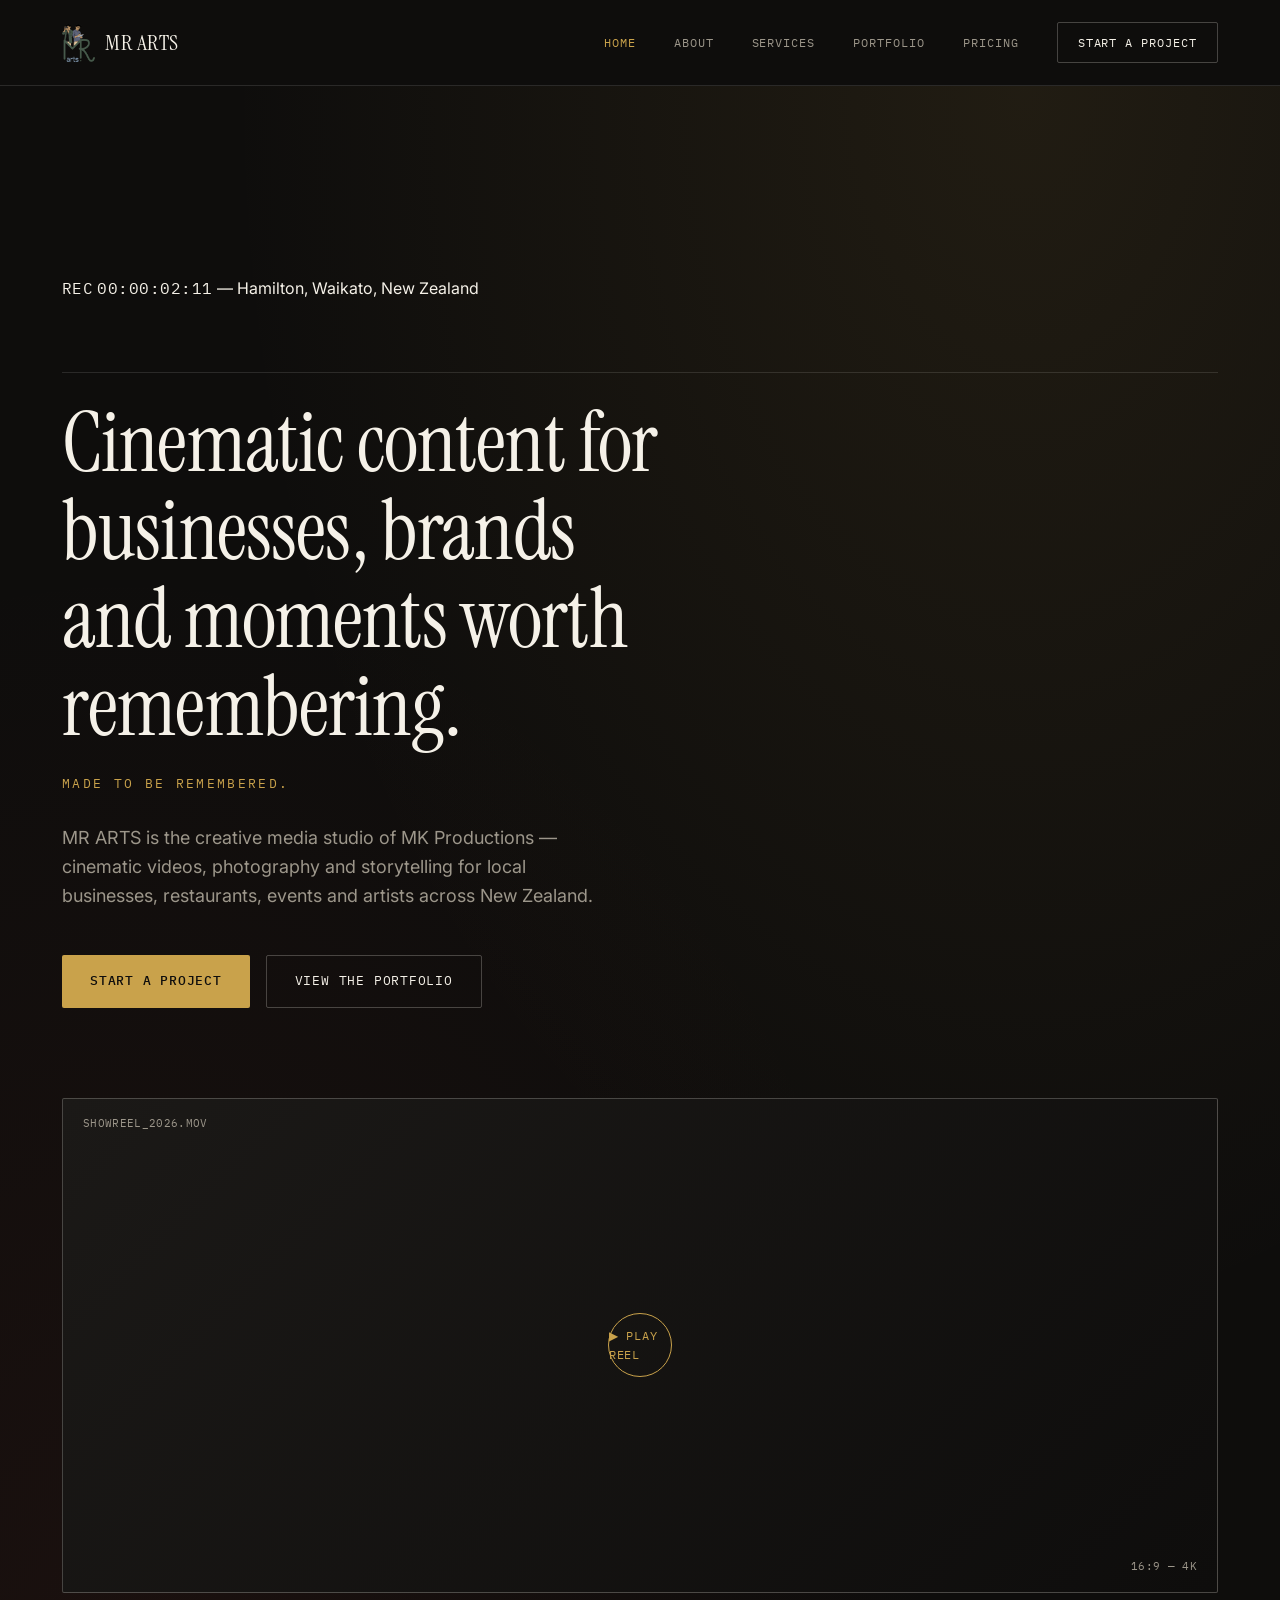
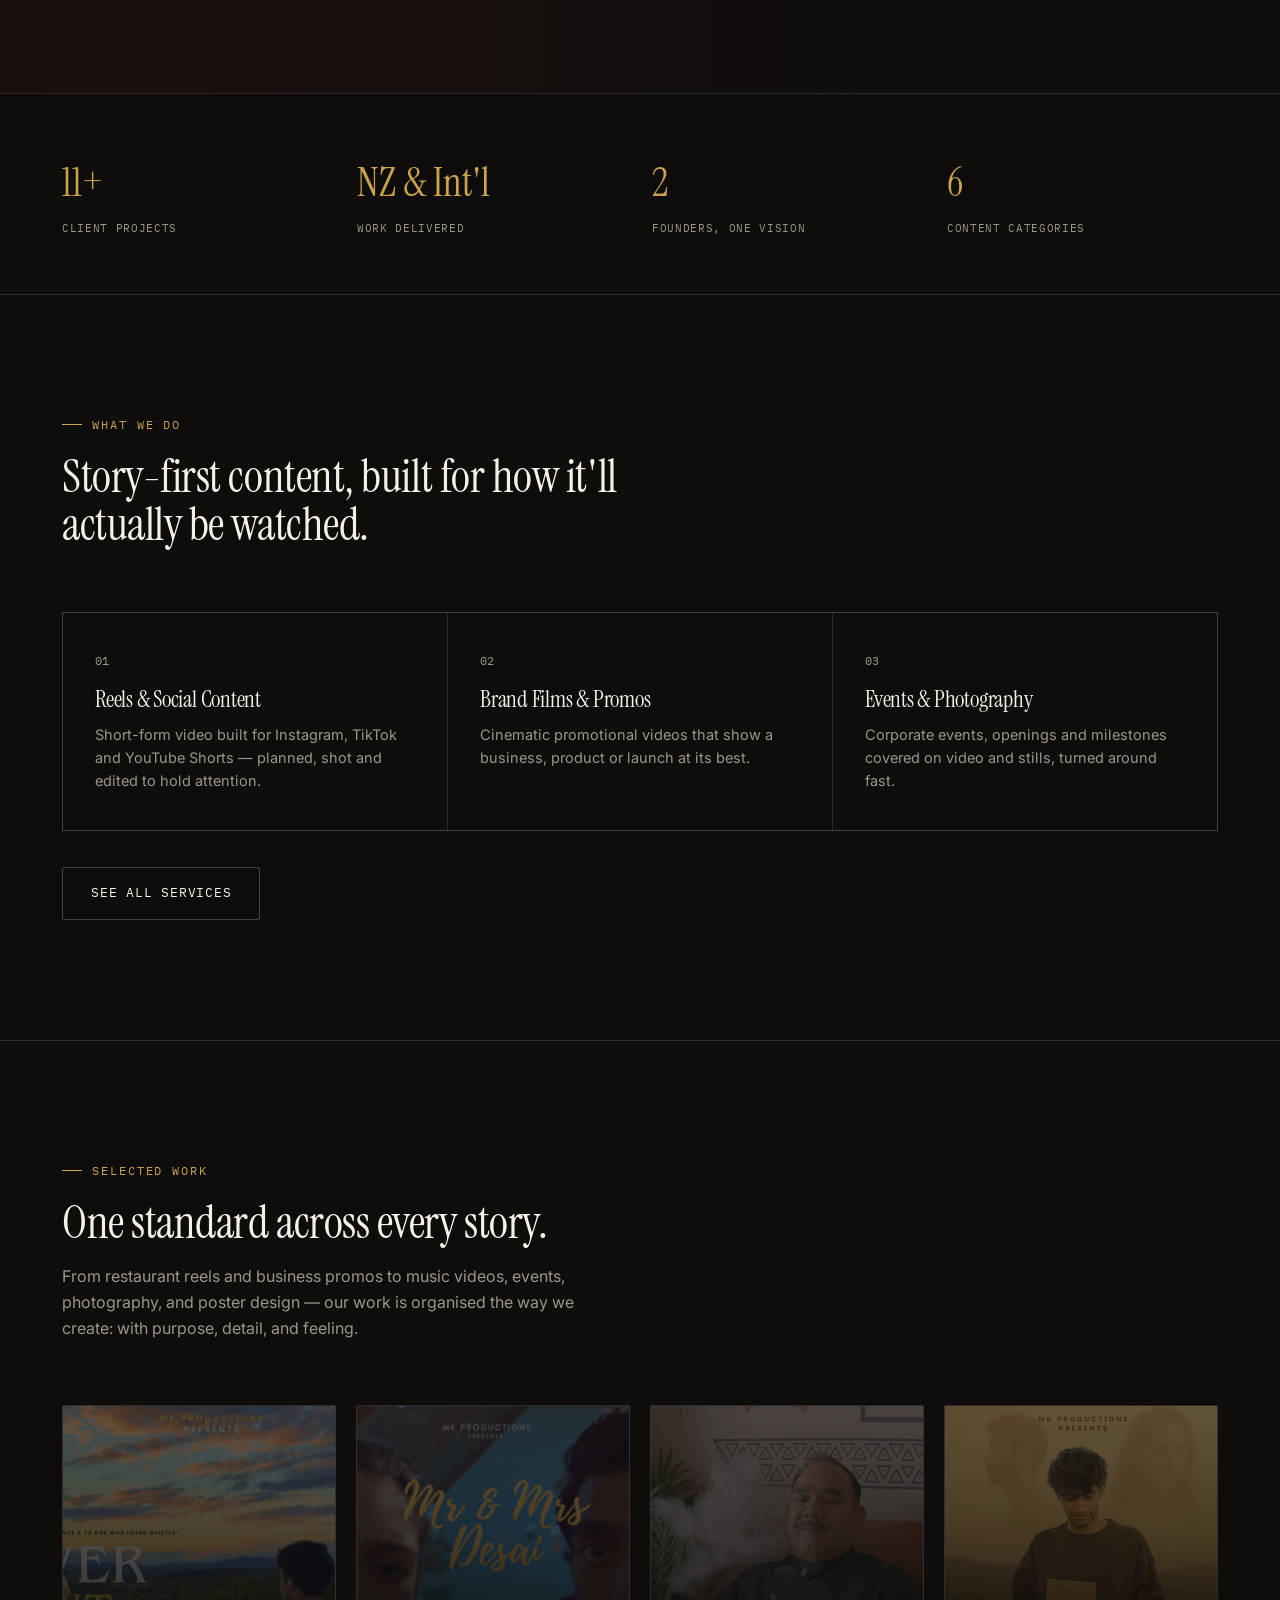
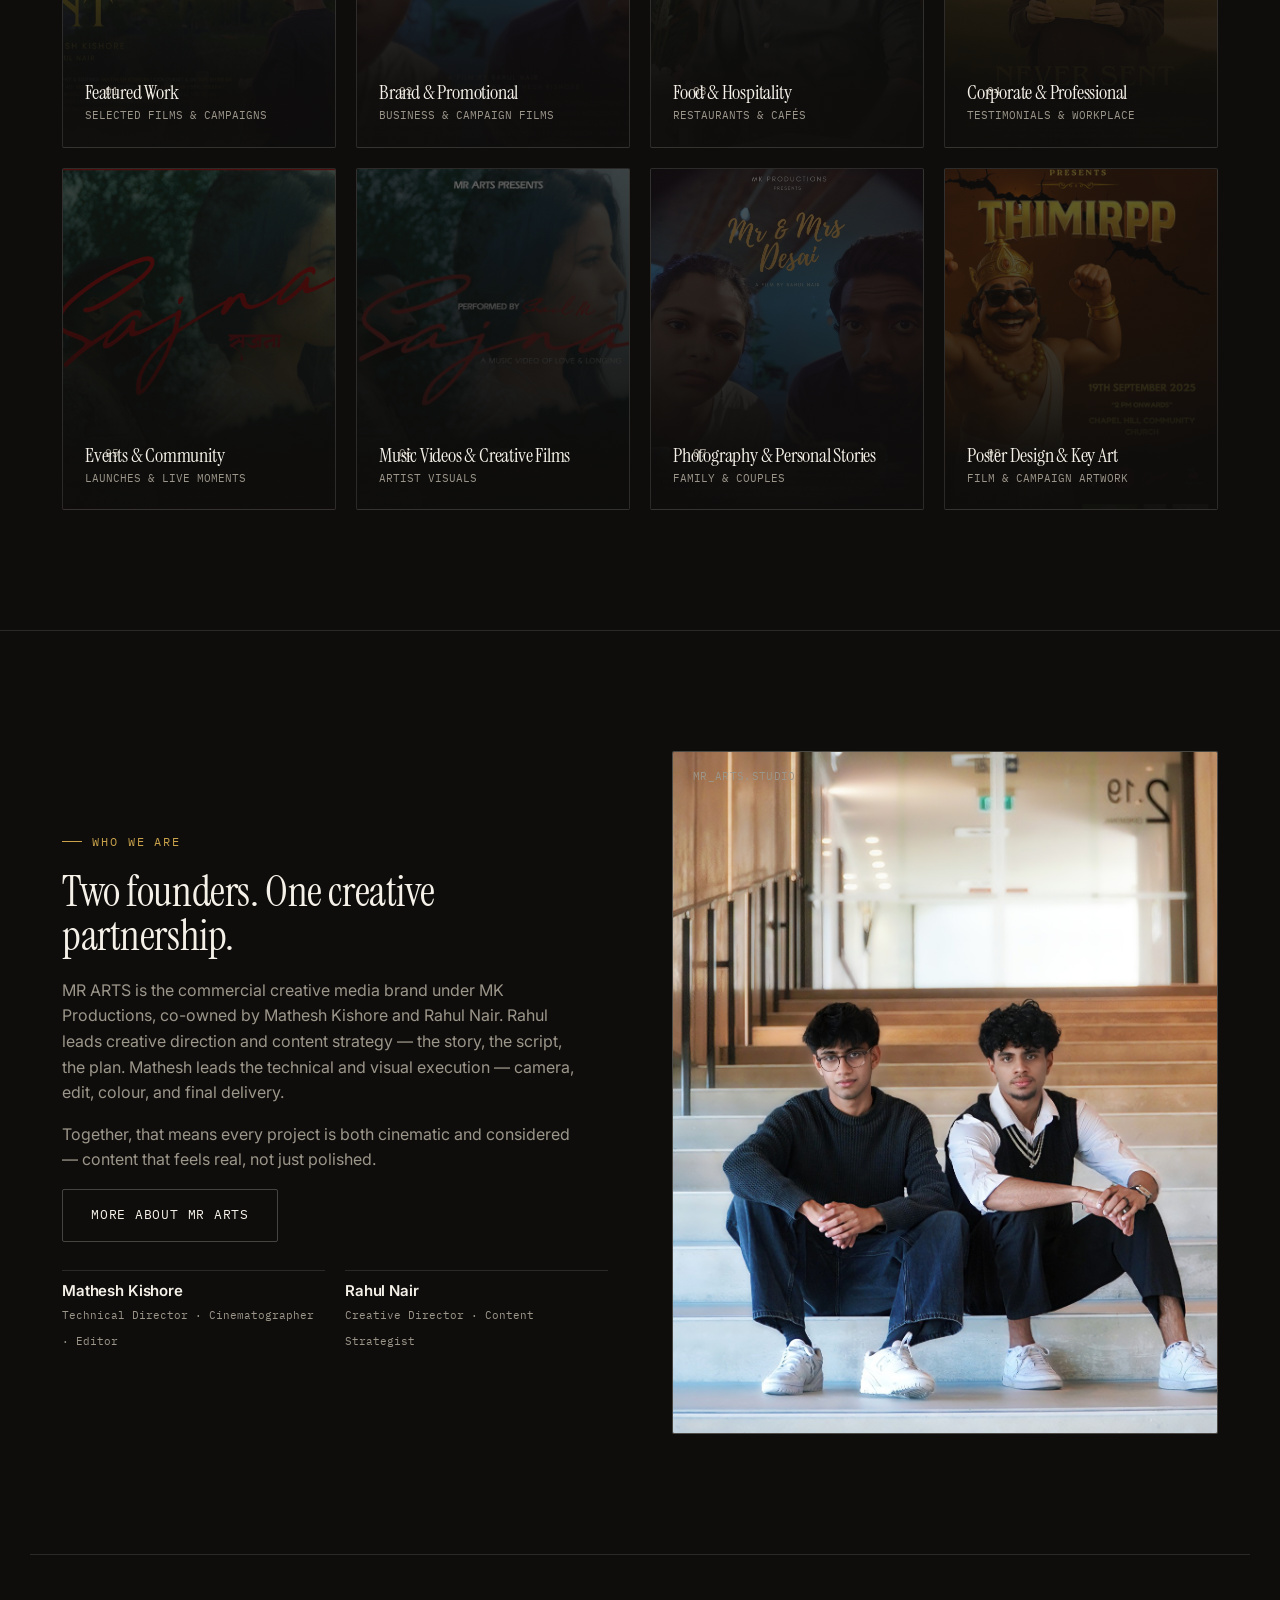
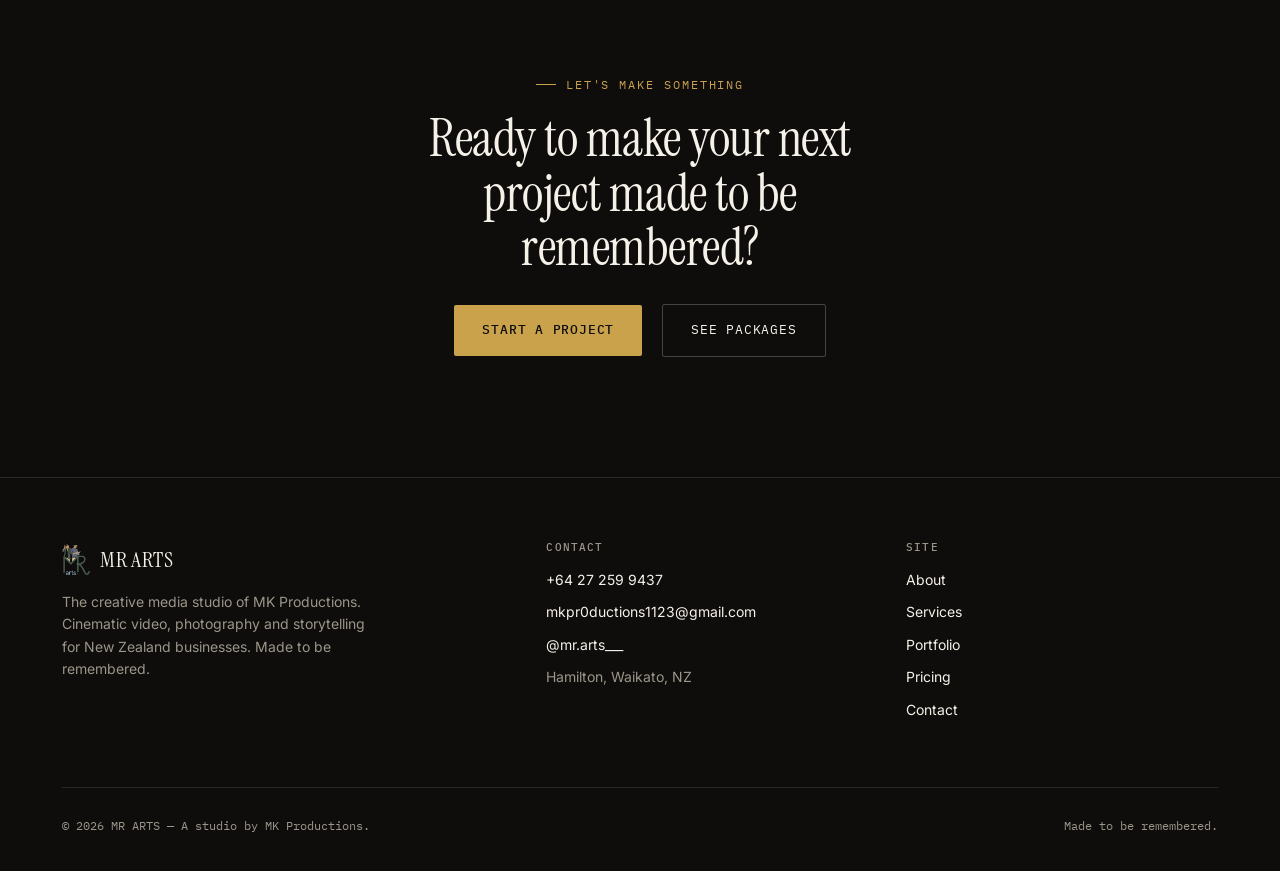
<file: index.html>
<!DOCTYPE html>
<html lang="en">
<head>
<meta charset="UTF-8">
<meta name="viewport" content="width=device-width, initial-scale=1.0">
<title>MR ARTS — Made to Be Remembered | Cinematic Video &amp; Photography, Hamilton NZ</title>
<meta name="description" content="MR ARTS is a Hamilton-based creative media studio making cinematic brand films, reels, event coverage and photography for New Zealand businesses. Made to be remembered.">
<link rel="preconnect" href="https://fonts.googleapis.com">
<link rel="preconnect" href="https://fonts.gstatic.com" crossorigin>
<link href="https://fonts.googleapis.com/css2?family=Instrument+Serif:ital@0;1&family=Inter:wght@400;500;600;700&family=IBM+Plex+Mono:wght@400;500&display=swap" rel="stylesheet">
<link rel="stylesheet" href="styles.css">
<style>
  /* ---- Home-only styles ---- */
  .hero{
    padding:110px 0 100px; border-bottom:1px solid var(--hairline);
    position:relative; overflow:hidden;
  }
  .hero::before{
    content:''; position:absolute; inset:0; z-index:0;
    background:
      radial-gradient(ellipse at 80% 0%, rgba(201,162,75,0.10), transparent 55%),
      radial-gradient(ellipse at 10% 100%, rgba(178,58,46,0.08), transparent 50%);
    pointer-events:none;
  }
  .hero .wrap{position:relative; z-index:1;}
  .hero h1{font-size:clamp(44px,7.5vw,84px); max-width:16ch; margin-bottom:10px;}
  .hero .slogan{
    font-family:'IBM Plex Mono', monospace; font-size:13px; letter-spacing:0.18em;
    color:var(--gold); text-transform:uppercase; margin:22px 0 30px;
  }
  .hero p.lede{color:var(--fog); font-size:18px; max-width:50ch; margin-bottom:44px;}
  .hero-actions{display:flex; gap:16px; flex-wrap:wrap; margin-bottom:90px;}

  .reel-frame{
    aspect-ratio:21/9; border:1px solid var(--hairline-strong); border-radius:var(--radius);
    background:linear-gradient(135deg, var(--charcoal), var(--void));
    display:flex; align-items:center; justify-content:center; position:relative;
  }
  .reel-frame .play{
    width:64px; height:64px; border-radius:50%; border:1px solid var(--gold);
    display:flex; align-items:center; justify-content:center; color:var(--gold);
    font-family:'IBM Plex Mono', monospace; font-size:12px; letter-spacing:0.06em;
  }
  .reel-frame .corner{position:absolute; font-family:'IBM Plex Mono', monospace; font-size:11px; color:var(--fog);}
  .reel-frame .tl{top:16px; left:20px;} .reel-frame .br{bottom:16px; right:20px;}

  .stats-strip{border-bottom:1px solid var(--hairline); padding:56px 0;}
  .stats-row{display:grid; grid-template-columns:repeat(4,1fr); gap:24px;}
  @media (max-width:768px){.stats-row{grid-template-columns:1fr 1fr;}}
  .stat-block .n{font-family:'Instrument Serif', serif; font-size:40px; color:var(--gold);}
  .stat-block .l{font-family:'IBM Plex Mono', monospace; font-size:11px; text-transform:uppercase; letter-spacing:0.06em; color:var(--fog); margin-top:6px;}

  .services-teaser{border-bottom:1px solid var(--hairline);}
  .service-grid{display:grid; grid-template-columns:repeat(3,1fr); gap:1px; background:var(--hairline); border:1px solid var(--hairline);}
  @media (max-width:860px){.service-grid{grid-template-columns:1fr;}}
  .service-tile{background:var(--void); padding:38px 32px;}
  .service-tile .fr{font-family:'IBM Plex Mono', monospace; font-size:12px; color:var(--fog); margin-bottom:16px; display:block;}
  .service-tile h3{font-size:23px; margin-bottom:12px;}
  .service-tile p{color:var(--fog); font-size:14.5px;}

  .cat-teaser{border-bottom:1px solid var(--hairline);}
  .cat-grid{display:grid; grid-template-columns:repeat(4,1fr); gap:20px;}
  @media (max-width:900px){.cat-grid{grid-template-columns:1fr 1fr;}}
  @media (max-width:560px){.cat-grid{grid-template-columns:1fr;}}
  .cat-card{
    aspect-ratio:4/5; border:1px solid var(--hairline); border-radius:var(--radius);
    background:linear-gradient(160deg, var(--charcoal), var(--void));
    display:flex; flex-direction:column; justify-content:flex-end; padding:22px;
    position:relative; overflow:hidden; transition:border-color .2s;
  }
  .cat-card:hover{border-color:var(--gold);}
  .cat-card .cc-img{
    position:absolute; inset:0; width:100%; height:100%; object-fit:cover;
    opacity:0.5; transition:opacity .3s, transform .5s ease;
  }
  .cat-card:hover .cc-img{opacity:0.7; transform:scale(1.04);}
  .cat-card .cc-overlay{
    position:absolute; inset:0;
    background:linear-gradient(to top, rgba(14,13,12,0.96) 15%, rgba(14,13,12,0.5) 60%, rgba(14,13,12,0.3) 100%);
  }
  .cat-card .num{font-family:'IBM Plex Mono', monospace; font-size:11px; color:var(--fog); position:absolute; top:18px; left:20px; z-index:2;}
  .cat-card h3{font-size:20px; position:relative; z-index:2;}
  .cat-card span:not(.cc-img):not(.cc-overlay){font-family:'IBM Plex Mono', monospace; font-size:11px; color:var(--fog); text-transform:uppercase; margin-top:4px; display:block; position:relative; z-index:2;}

  .about-teaser{display:grid; grid-template-columns:1fr 1fr; gap:64px; align-items:center; border-bottom:1px solid var(--hairline);}
  @media (max-width:860px){.about-teaser{grid-template-columns:1fr; gap:32px;}}
  .about-teaser h2{font-size:clamp(28px,4vw,42px); margin-bottom:20px;}
  .about-teaser p{color:var(--fog); font-size:16px; margin-bottom:16px; max-width:52ch;}
  .founder-mini{display:flex; gap:20px; margin-top:28px;}
  .founder-mini .f{border-top:1px solid var(--hairline); padding-top:12px; flex:1;}
  .founder-mini .f h4{font-size:15px; font-weight:600; font-family:'Inter',sans-serif; margin-bottom:3px;}
  .founder-mini .f span{font-family:'IBM Plex Mono', monospace; font-size:11px; color:var(--fog);}

  .cta-banner{text-align:center;}
  .cta-banner h2{font-size:clamp(30px,5vw,52px); max-width:18ch; margin:0 auto 28px;}
  .cta-banner .btn{margin:0 8px;}
</style>
</head>
<body>

<header>
  <nav>
    <a href="index.html" class="logo"><img src="assets/logo.png" alt="MR ARTS logo" class="logo-img">MR ARTS</a>
    <button class="nav-toggle" id="navToggle" aria-label="Toggle menu">☰</button>
    <div class="nav-links" id="navLinks">
      <a href="index.html" class="active">Home</a>
      <a href="about.html">About</a>
      <a href="services.html">Services</a>
      <a href="portfolio.html">Portfolio</a>
      <a href="pricing.html">Pricing</a>
      <a href="contact.html" class="nav-cta">Start a project</a>
    </div>
  </nav>
</header>

<main>

  <!-- HERO -->
  <section class="hero">
    <div class="wrap">
      <div class="page-hero kicker" style="margin-bottom:0;">
        <span class="rec-dot"></span>
        <span class="mono">REC</span>
        <span class="mono" id="timecode">00:00:00:00</span>
        <span>— Hamilton, Waikato, New Zealand</span>
      </div>
      <h1 style="margin-top:26px;">Cinematic content for businesses, brands and moments worth remembering.</h1>
      <p class="slogan">Made to be remembered.</p>
      <p class="lede">MR ARTS is the creative media studio of MK Productions — cinematic videos, photography and storytelling for local businesses, restaurants, events and artists across New Zealand.</p>
      <div class="hero-actions">
        <a href="contact.html" class="btn btn-primary">Start a project</a>
        <a href="portfolio.html" class="btn btn-ghost">View the portfolio</a>
      </div>

      <div class="reel-frame">
        <span class="corner tl mono">SHOWREEL_2026.MOV</span>
        <div class="play">▶ PLAY REEL</div>
        <span class="corner br mono">16:9 — 4K</span>
      </div>
    </div>
  </section>

  <!-- STATS -->
  <section class="stats-strip">
    <div class="wrap stats-row">
      <div class="stat-block"><div class="n">11+</div><div class="l">Client Projects</div></div>
      <div class="stat-block"><div class="n">NZ &amp; Int'l</div><div class="l">Work Delivered</div></div>
      <div class="stat-block"><div class="n">2</div><div class="l">Founders, One Vision</div></div>
      <div class="stat-block"><div class="n">6</div><div class="l">Content Categories</div></div>
    </div>
  </section>

  <!-- SERVICES TEASER -->
  <section class="services-teaser">
    <div class="wrap">
      <div class="section-head">
        <span class="eyebrow">What We Do</span>
        <h2>Story-first content, built for how it'll actually be watched.</h2>
      </div>
      <div class="service-grid">
        <div class="service-tile">
          <span class="fr">01</span>
          <h3>Reels &amp; Social Content</h3>
          <p>Short-form video built for Instagram, TikTok and YouTube Shorts — planned, shot and edited to hold attention.</p>
        </div>
        <div class="service-tile">
          <span class="fr">02</span>
          <h3>Brand Films &amp; Promos</h3>
          <p>Cinematic promotional videos that show a business, product or launch at its best.</p>
        </div>
        <div class="service-tile">
          <span class="fr">03</span>
          <h3>Events &amp; Photography</h3>
          <p>Corporate events, openings and milestones covered on video and stills, turned around fast.</p>
        </div>
      </div>
      <div style="margin-top:36px;">
        <a href="services.html" class="btn btn-ghost">See all services</a>
      </div>
    </div>
  </section>

  <!-- CATEGORY TEASER -->
  <section class="cat-teaser">
    <div class="wrap">
      <div class="section-head">
        <span class="eyebrow">Selected Work</span>
        <h2>One standard across every story.</h2>
        <p>From restaurant reels and business promos to music videos, events, photography, and poster design — our work is organised the way we create: with purpose, detail, and feeling.</p>
      </div>
      <div class="cat-grid">
        <a href="portfolio.html" class="cat-card">
          <img class="cc-img" src="assets/portfolio/poster-designs/never-sent-landscape.jpg" alt="Featured Work">
          <div class="cc-overlay"></div>
          <span class="num">01</span><h3>Featured Work</h3><span>Selected films &amp; campaigns</span>
        </a>
        <a href="portfolio.html" class="cat-card">
          <img class="cc-img" src="assets/portfolio/poster-designs/mr-mrs-desai-landscape.jpg" alt="Brand & Promotional">
          <div class="cc-overlay"></div>
          <span class="num">02</span><h3>Brand &amp; Promotional</h3><span>Business &amp; campaign films</span>
        </a>
        <a href="portfolio/nawab-sahib.html" class="cat-card">
          <img class="cc-img" src="assets/portfolio/nawab-sahib/poster.jpg" alt="Food & Hospitality">
          <div class="cc-overlay"></div>
          <span class="num">03</span><h3>Food &amp; Hospitality</h3><span>Restaurants &amp; cafés</span>
        </a>
        <a href="portfolio.html" class="cat-card">
          <img class="cc-img" src="assets/portfolio/poster-designs/never-sent-portrait.jpg" alt="Corporate & Professional">
          <div class="cc-overlay"></div>
          <span class="num">04</span><h3>Corporate &amp; Professional</h3><span>Testimonials &amp; workplace</span>
        </a>
        <a href="portfolio.html" class="cat-card">
          <img class="cc-img" src="assets/portfolio/poster-designs/sajna-album-art.jpg" alt="Events & Community">
          <div class="cc-overlay"></div>
          <span class="num">05</span><h3>Events &amp; Community</h3><span>Launches &amp; live moments</span>
        </a>
        <a href="portfolio/sajna.html" class="cat-card">
          <img class="cc-img" src="assets/portfolio/poster-designs/sajna-main-poster.jpg" alt="Music Videos & Creative Films">
          <div class="cc-overlay"></div>
          <span class="num">06</span><h3>Music Videos &amp; Creative Films</h3><span>Artist visuals</span>
        </a>
        <a href="portfolio.html" class="cat-card">
          <img class="cc-img" src="assets/portfolio/poster-designs/mr-mrs-desai-portrait.jpg" alt="Photography & Personal Stories">
          <div class="cc-overlay"></div>
          <span class="num">07</span><h3>Photography &amp; Personal Stories</h3><span>Family &amp; couples</span>
        </a>
        <a href="portfolio/poster-designs.html" class="cat-card">
          <img class="cc-img" src="assets/portfolio/poster-designs/thimirpp-event-poster.jpg" alt="Poster Design & Key Art">
          <div class="cc-overlay"></div>
          <span class="num">08</span><h3>Poster Design &amp; Key Art</h3><span>Film &amp; campaign artwork</span>
        </a>
      </div>
    </div>
  </section>

  <!-- ABOUT TEASER -->
  <section class="about-teaser wrap" style="padding:120px 32px;">
    <div>
      <span class="eyebrow">Who We Are</span>
      <h2>Two founders. One creative partnership.</h2>
      <p>MR ARTS is the commercial creative media brand under MK Productions, co-owned by Mathesh Kishore and Rahul Nair. Rahul leads creative direction and content strategy — the story, the script, the plan. Mathesh leads the technical and visual execution — camera, edit, colour, and final delivery.</p>
      <p>Together, that means every project is both cinematic and considered — content that feels real, not just polished.</p>
      <a href="about.html" class="btn btn-ghost">More about MR ARTS</a>
      <div class="founder-mini">
        <div class="f"><h4>Mathesh Kishore</h4><span>Technical Director · Cinematographer · Editor</span></div>
        <div class="f"><h4>Rahul Nair</h4><span>Creative Director · Content Strategist</span></div>
      </div>
    </div>
    <div class="reel-frame" style="aspect-ratio:4/5; padding:0; overflow:hidden;">
      <img src="assets/founders-candid.jpg" alt="Mathesh Kishore and Rahul Nair, founders of MR ARTS" style="width:100%; height:100%; object-fit:cover;">
      <span class="corner tl mono" style="z-index:2;">MR_ARTS.STUDIO</span>
    </div>
  </section>

  <!-- CTA BANNER -->
  <section class="cta-banner">
    <div class="wrap">
      <span class="eyebrow" style="justify-content:center;">Let's Make Something</span>
      <h2>Ready to make your next project made to be remembered?</h2>
      <div>
        <a href="contact.html" class="btn btn-primary">Start a project</a>
        <a href="pricing.html" class="btn btn-ghost">See packages</a>
      </div>
    </div>
  </section>

</main>

<footer>
  <div class="wrap">
    <div class="footer-grid">
      <div>
        <div class="logo" style="margin-bottom:14px;"><img src="assets/logo.png" alt="MR ARTS logo" class="logo-img">MR ARTS</div>
        <p style="max-width:34ch; color:var(--fog);">The creative media studio of MK Productions. Cinematic video, photography and storytelling for New Zealand businesses. Made to be remembered.</p>
      </div>
      <div>
        <h4>Contact</h4>
        <a href="tel:+64272599437">+64 27 259 9437</a>
        <a href="mailto:mkpr0ductions1123@gmail.com">mkpr0ductions1123@gmail.com</a>
        <a href="https://www.instagram.com/mr.arts___" target="_blank" rel="noopener">@mr.arts___</a>
        <p style="color:var(--fog); margin-top:6px;">Hamilton, Waikato, NZ</p>
      </div>
      <div>
        <h4>Site</h4>
        <a href="about.html">About</a>
        <a href="services.html">Services</a>
        <a href="portfolio.html">Portfolio</a>
        <a href="pricing.html">Pricing</a>
        <a href="contact.html">Contact</a>
      </div>
    </div>
    <div class="footer-bottom">
      <span>© <span id="year"></span> MR ARTS — A studio by MK Productions.</span>
      <span>Made to be remembered.</span>
    </div>
  </div>
</footer>

<script src="script.js"></script>
</body>
</html>
</file>
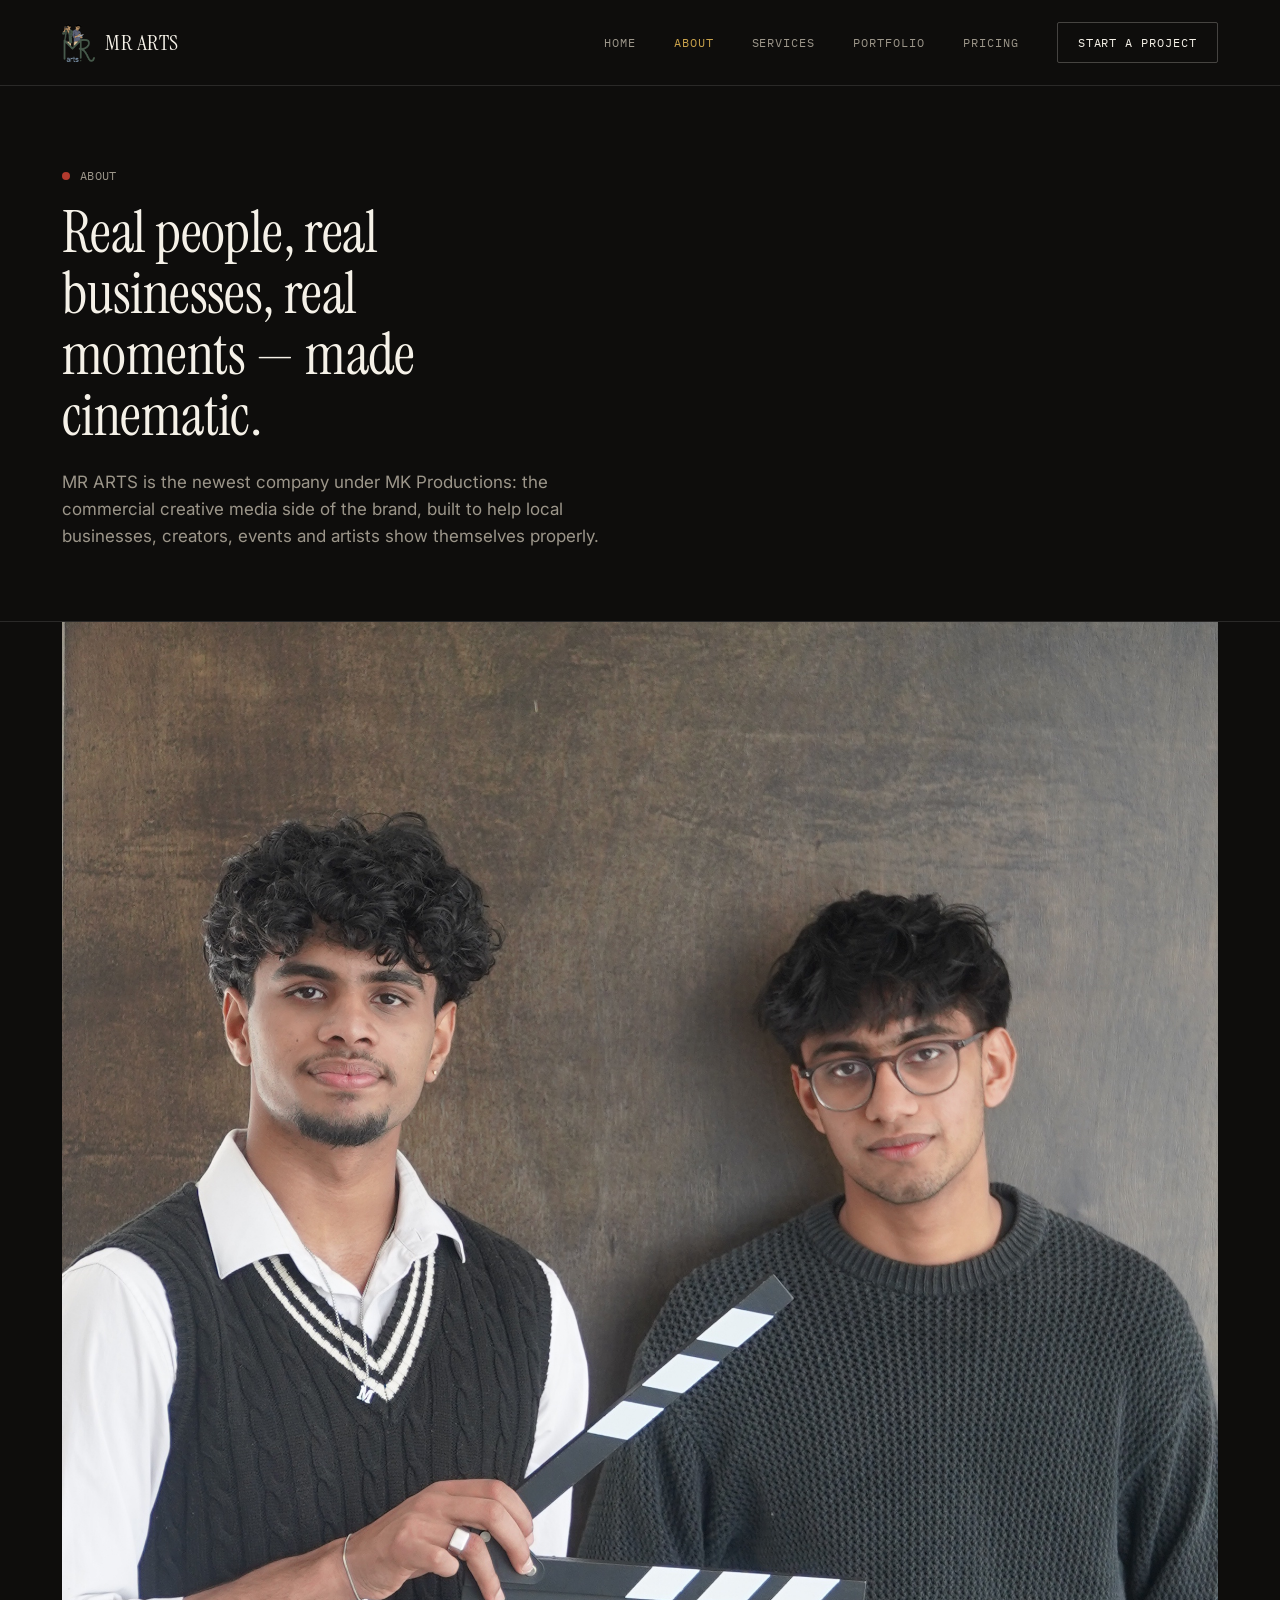
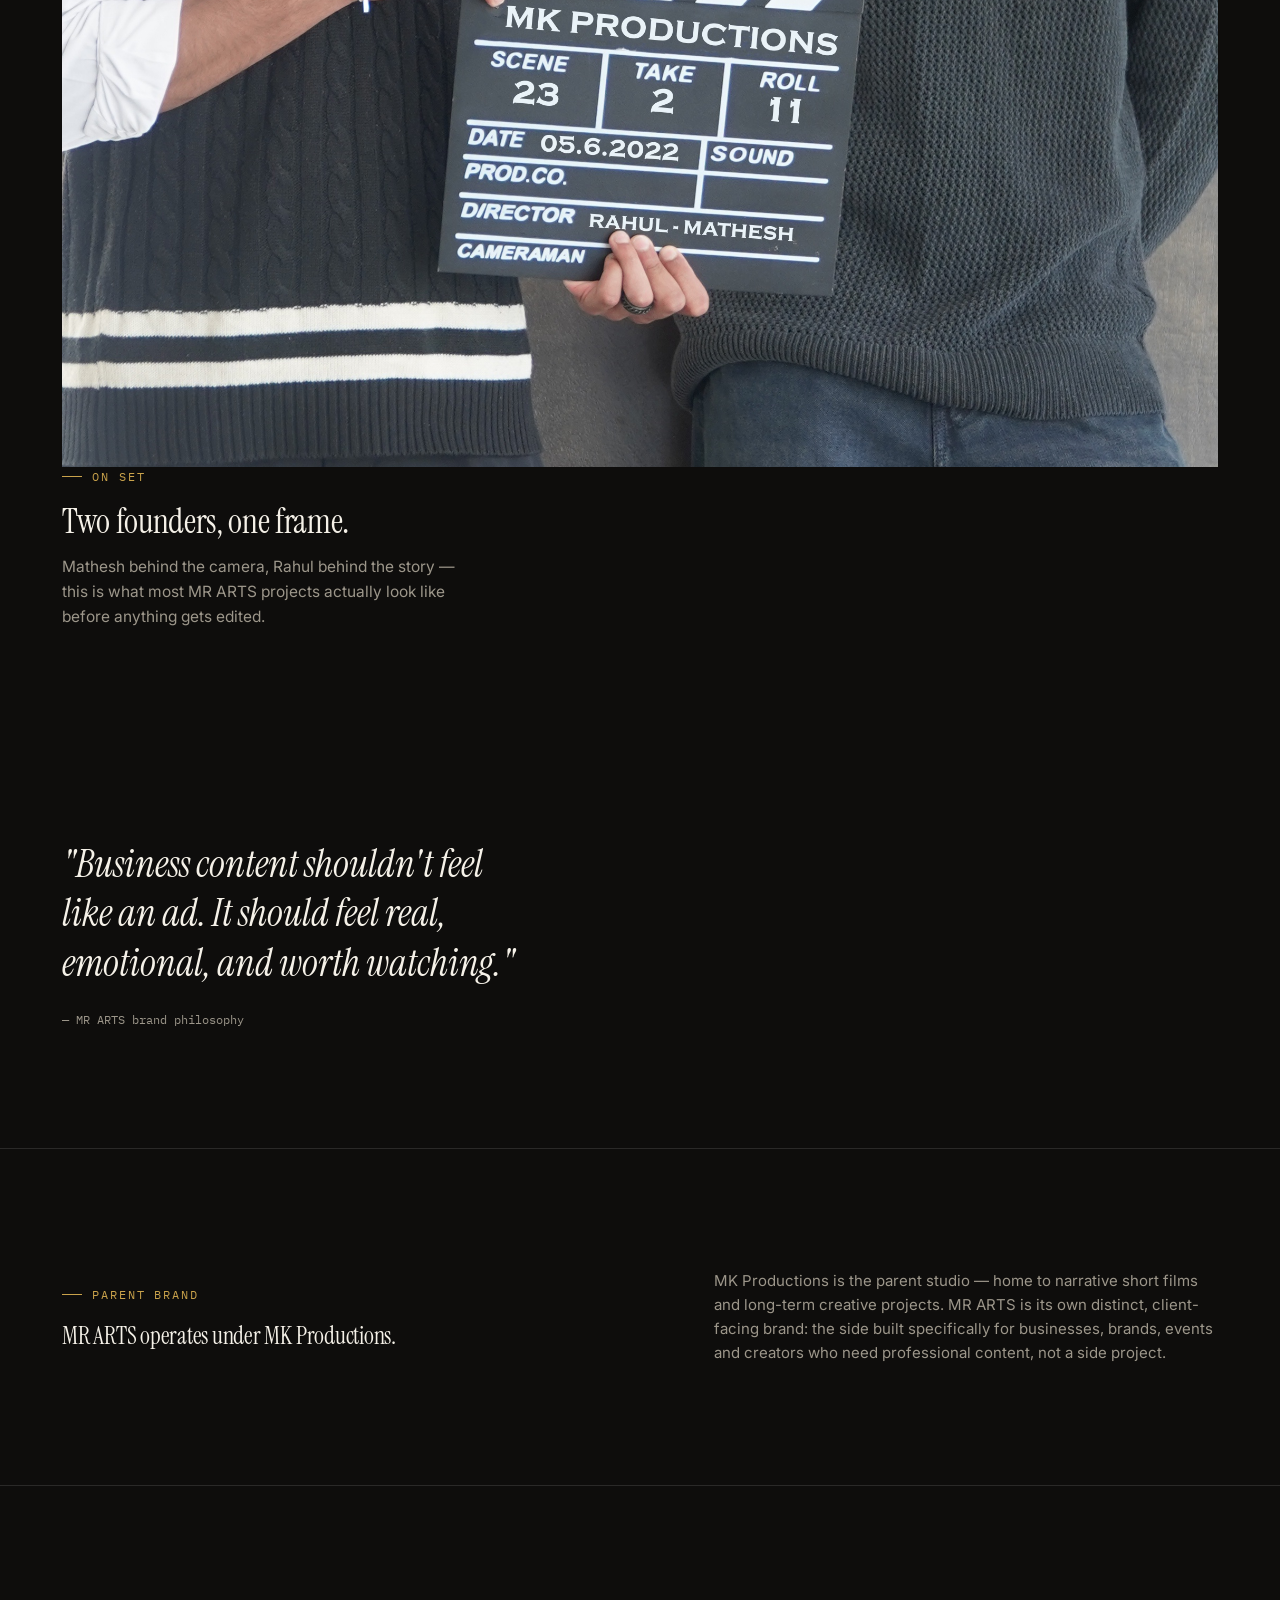
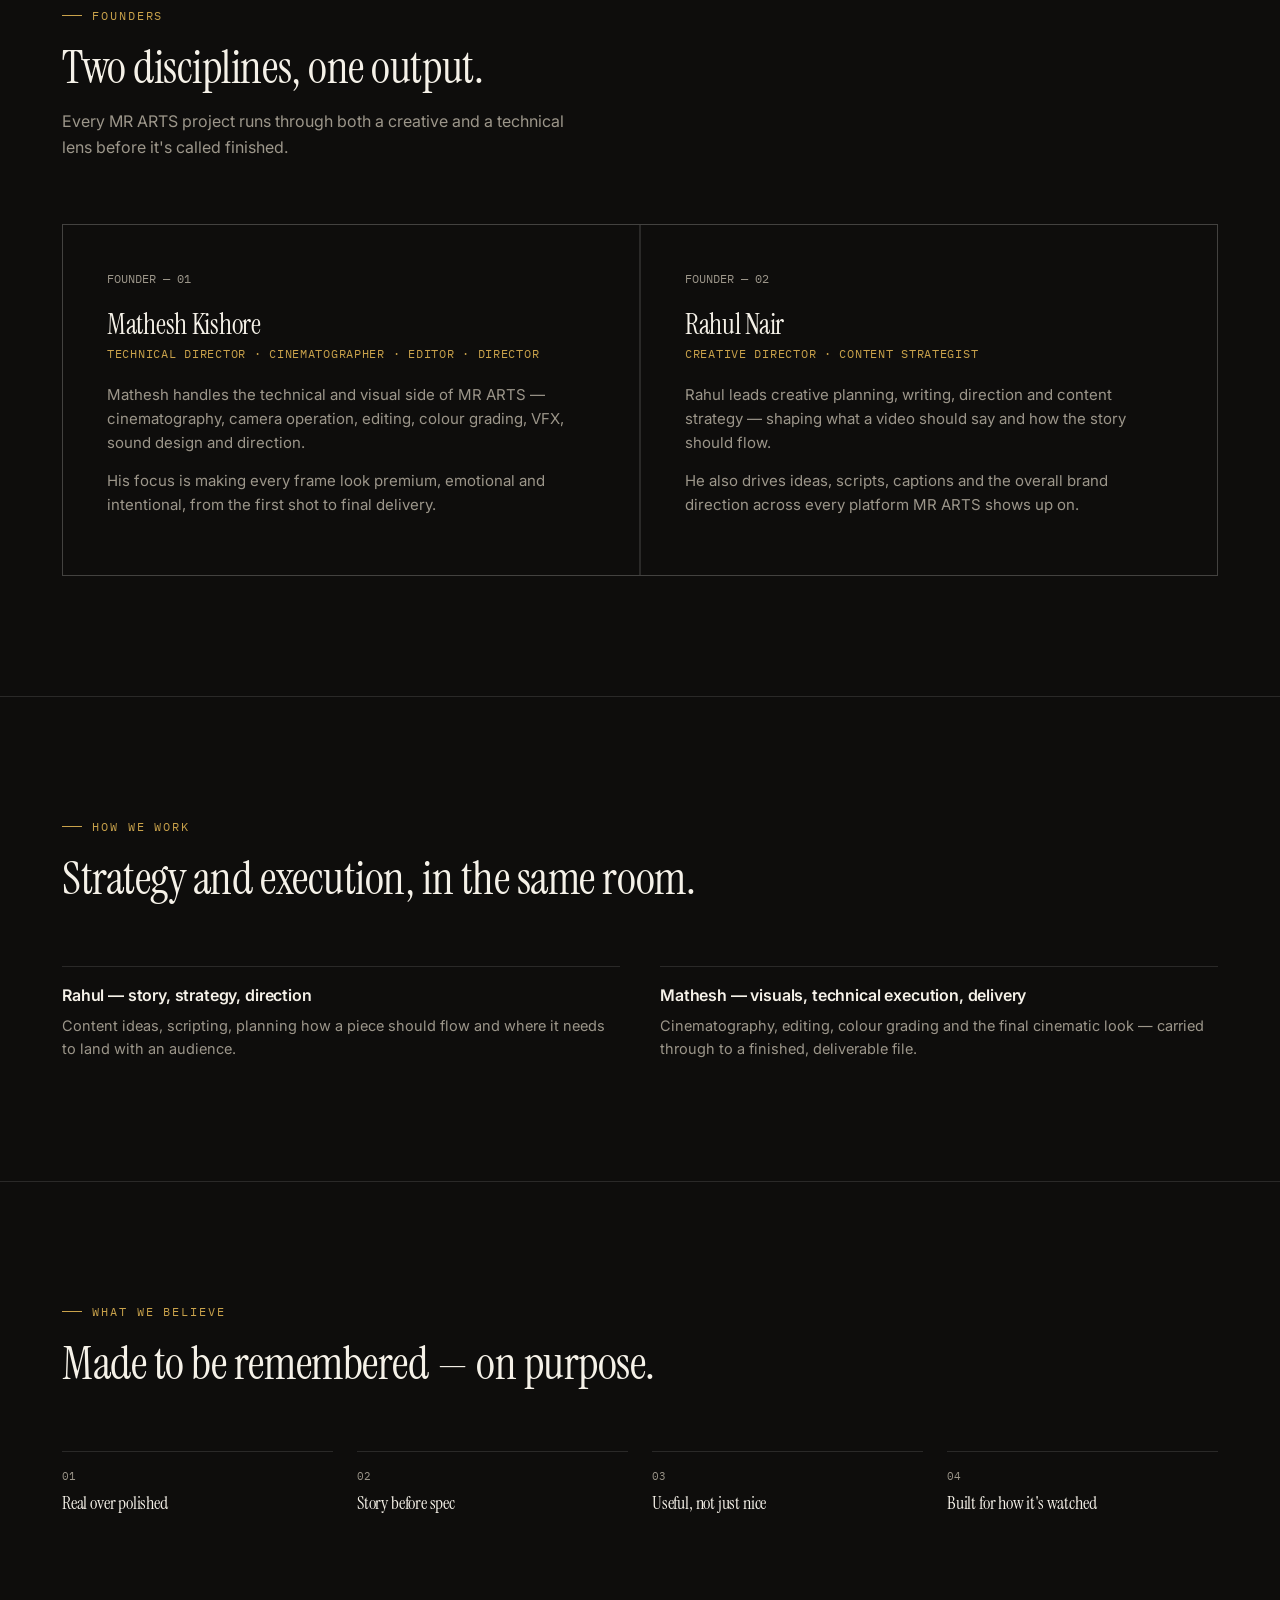
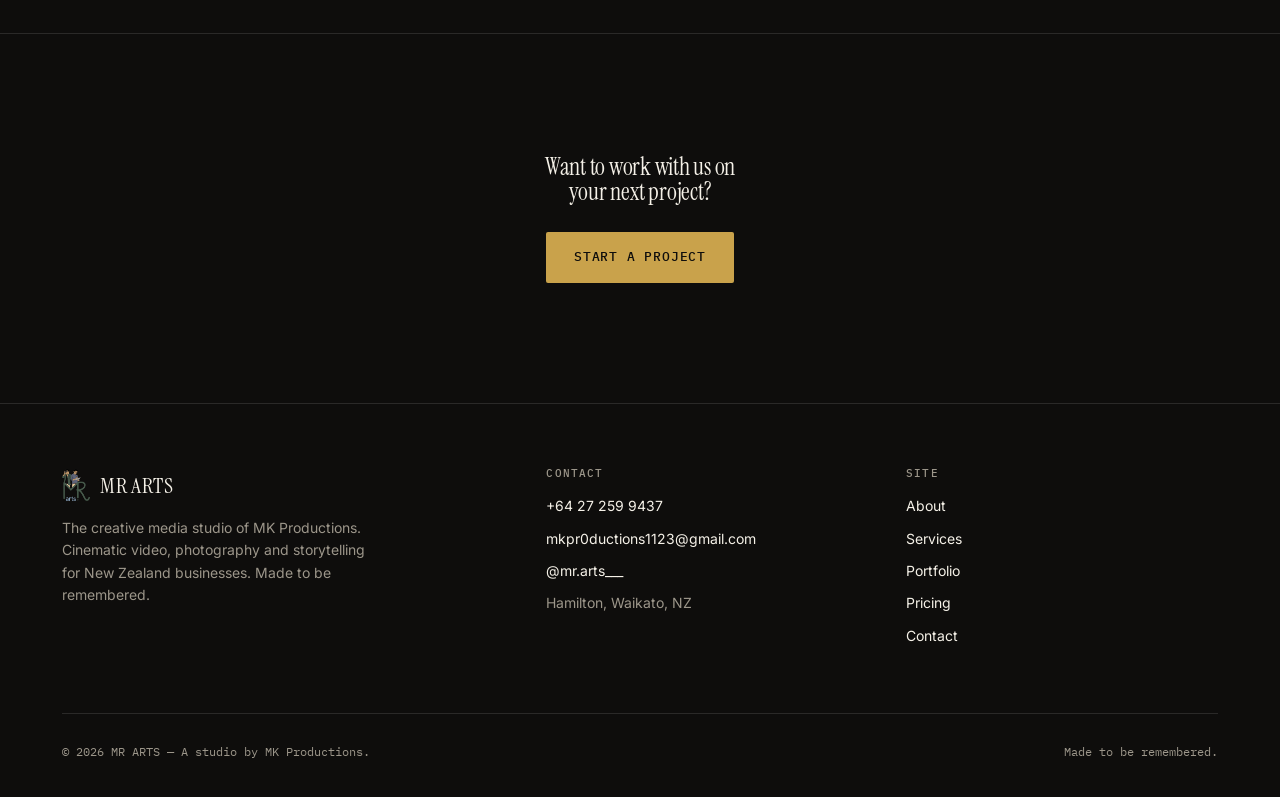
<file: about.html>
<!DOCTYPE html>
<html lang="en">
<head>
<meta charset="UTF-8">
<meta name="viewport" content="width=device-width, initial-scale=1.0">
<title>About — MR ARTS</title>
<meta name="description" content="MR ARTS is the creative media studio of MK Productions, founded by Mathesh Kishore and Rahul Nair in Hamilton, New Zealand.">
<link rel="preconnect" href="https://fonts.googleapis.com">
<link rel="preconnect" href="https://fonts.gstatic.com" crossorigin>
<link href="https://fonts.googleapis.com/css2?family=Instrument+Serif:ital@0;1&family=Inter:wght@400;500;600;700&family=IBM+Plex+Mono:wght@400;500&display=swap" rel="stylesheet">
<link rel="stylesheet" href="styles.css">
<style>
  .mission{border-bottom:1px solid var(--hairline);}
  .mission blockquote{
    font-family:'Instrument Serif', serif; font-style:italic; font-size:clamp(26px,4vw,38px);
    color:var(--paper); max-width:26ch; line-height:1.3;
  }
  .mission cite{display:block; margin-top:24px; font-family:'IBM Plex Mono',monospace; font-size:12px; color:var(--fog); font-style:normal;}

  .parent-band{border-bottom:1px solid var(--hairline);}
  .parent-band .row{display:flex; align-items:center; justify-content:space-between; gap:24px; flex-wrap:wrap;}
  .parent-band h3{font-size:24px;}
  .parent-band p{color:var(--fog); max-width:56ch; font-size:15px;}

  .founders{border-bottom:1px solid var(--hairline);}
  .founder-grid{display:grid; grid-template-columns:1fr 1fr; gap:2px; background:var(--hairline); border:1px solid var(--hairline);}
  @media (max-width:860px){.founder-grid{grid-template-columns:1fr;}}
  .founder-card{background:var(--void); padding:44px;}
  .founder-card .num{font-family:'IBM Plex Mono', monospace; font-size:12px; color:var(--fog); margin-bottom:22px; display:block;}
  .founder-card h3{font-size:28px; margin-bottom:4px;}
  .founder-card .role{font-family:'IBM Plex Mono', monospace; font-size:12px; color:var(--gold); text-transform:uppercase; letter-spacing:0.06em; margin-bottom:20px; display:block;}
  .founder-card p{color:var(--fog); font-size:15px; margin-bottom:14px;}

  .how-we-work{border-bottom:1px solid var(--hairline);}
  .work-steps{display:grid; grid-template-columns:1fr 1fr; gap:40px;}
  @media (max-width:860px){.work-steps{grid-template-columns:1fr;}}
  .work-step{border-top:1px solid var(--hairline); padding-top:20px;}
  .work-step h4{font-family:'Inter',sans-serif; font-weight:600; font-size:16px; margin-bottom:10px;}
  .work-step p{color:var(--fog); font-size:14.5px;}

  .values-list{display:grid; grid-template-columns:repeat(4,1fr); gap:24px;}
  @media (max-width:860px){.values-list{grid-template-columns:1fr 1fr;}}
  .value-item{border-top:1px solid var(--hairline); padding-top:16px;}
  .value-item .fr{font-family:'IBM Plex Mono',monospace; font-size:11px; color:var(--fog); display:block; margin-bottom:8px;}
  .value-item h4{font-size:18px; font-family:'Instrument Serif',serif;}
</style>
</head>
<body>

<header>
  <nav>
    <a href="index.html" class="logo"><img src="assets/logo.png" alt="MR ARTS logo" class="logo-img">MR ARTS</a>
    <button class="nav-toggle" id="navToggle" aria-label="Toggle menu">☰</button>
    <div class="nav-links" id="navLinks">
      <a href="index.html">Home</a>
      <a href="about.html" class="active">About</a>
      <a href="services.html">Services</a>
      <a href="portfolio.html">Portfolio</a>
      <a href="pricing.html">Pricing</a>
      <a href="contact.html" class="nav-cta">Start a project</a>
    </div>
  </nav>
</header>

<main>

  <section class="page-hero">
    <div class="wrap">
      <div class="kicker"><span class="rec-dot"></span><span class="mono">ABOUT</span></div>
      <h1>Real people, real businesses, real moments — made cinematic.</h1>
      <p class="lede">MR ARTS is the newest company under MK Productions: the commercial creative media side of the brand, built to help local businesses, creators, events and artists show themselves properly.</p>
    </div>
  </section>

  <section style="padding-top:0; padding-bottom:90px;">
    <div class="wrap about-teaser" style="padding:0 32px; border-bottom:none; align-items:center;">
      <div class="reel-frame" style="aspect-ratio:4/5; padding:0; overflow:hidden;">
        <img src="assets/founders-formal.jpg" alt="Mathesh Kishore and Rahul Nair, founders of MR ARTS, on set" style="width:100%; height:100%; object-fit:cover; object-position:50% 12%;">
        <span class="corner tl mono" style="z-index:2;">MR_ARTS.STUDIO</span>
        <span class="corner br mono" style="z-index:2;">ON SET — HAMILTON</span>
      </div>
      <div>
        <span class="eyebrow">On Set</span>
        <h2 style="font-size:clamp(24px,3.5vw,34px); margin-bottom:16px;">Two founders, one frame.</h2>
        <p style="color:var(--fog); font-size:15.5px; max-width:42ch;">Mathesh behind the camera, Rahul behind the story — this is what most MR ARTS projects actually look like before anything gets edited.</p>
      </div>
    </div>
  </section>

  <section class="mission">
    <div class="wrap">
      <blockquote>
        "Business content shouldn't feel like an ad. It should feel real, emotional, and worth watching."
        <cite>— MR ARTS brand philosophy</cite>
      </blockquote>
    </div>
  </section>

  <section class="parent-band">
    <div class="wrap row">
      <div>
        <span class="eyebrow">Parent Brand</span>
        <h3>MR ARTS operates under MK Productions.</h3>
      </div>
      <p>MK Productions is the parent studio — home to narrative short films and long-term creative projects. MR ARTS is its own distinct, client-facing brand: the side built specifically for businesses, brands, events and creators who need professional content, not a side project.</p>
    </div>
  </section>

  <section class="founders">
    <div class="wrap">
      <div class="section-head">
        <span class="eyebrow">Founders</span>
        <h2>Two disciplines, one output.</h2>
        <p>Every MR ARTS project runs through both a creative and a technical lens before it's called finished.</p>
      </div>
      <div class="founder-grid">
        <div class="founder-card">
          <span class="num">FOUNDER — 01</span>
          <h3>Mathesh Kishore</h3>
          <span class="role">Technical Director · Cinematographer · Editor · Director</span>
          <p>Mathesh handles the technical and visual side of MR ARTS — cinematography, camera operation, editing, colour grading, VFX, sound design and direction.</p>
          <p>His focus is making every frame look premium, emotional and intentional, from the first shot to final delivery.</p>
        </div>
        <div class="founder-card">
          <span class="num">FOUNDER — 02</span>
          <h3>Rahul Nair</h3>
          <span class="role">Creative Director · Content Strategist</span>
          <p>Rahul leads creative planning, writing, direction and content strategy — shaping what a video should say and how the story should flow.</p>
          <p>He also drives ideas, scripts, captions and the overall brand direction across every platform MR ARTS shows up on.</p>
        </div>
      </div>
    </div>
  </section>

  <section class="how-we-work">
    <div class="wrap">
      <div class="section-head">
        <span class="eyebrow">How We Work</span>
        <h2>Strategy and execution, in the same room.</h2>
      </div>
      <div class="work-steps">
        <div class="work-step">
          <h4>Rahul — story, strategy, direction</h4>
          <p>Content ideas, scripting, planning how a piece should flow and where it needs to land with an audience.</p>
        </div>
        <div class="work-step">
          <h4>Mathesh — visuals, technical execution, delivery</h4>
          <p>Cinematography, editing, colour grading and the final cinematic look — carried through to a finished, deliverable file.</p>
        </div>
      </div>
    </div>
  </section>

  <section>
    <div class="wrap">
      <div class="section-head">
        <span class="eyebrow">What We Believe</span>
        <h2>Made to be remembered — on purpose.</h2>
      </div>
      <div class="values-list">
        <div class="value-item"><span class="fr">01</span><h4>Real over polished</h4></div>
        <div class="value-item"><span class="fr">02</span><h4>Story before spec</h4></div>
        <div class="value-item"><span class="fr">03</span><h4>Useful, not just nice</h4></div>
        <div class="value-item"><span class="fr">04</span><h4>Built for how it's watched</h4></div>
      </div>
    </div>
  </section>

  <section class="cta-banner" style="text-align:center; border-top:1px solid var(--hairline);">
    <div class="wrap">
      <h2 style="max-width:20ch; margin:0 auto 28px;">Want to work with us on your next project?</h2>
      <a href="contact.html" class="btn btn-primary">Start a project</a>
    </div>
  </section>

</main>

<footer>
  <div class="wrap">
    <div class="footer-grid">
      <div>
        <div class="logo" style="margin-bottom:14px;"><img src="assets/logo.png" alt="MR ARTS logo" class="logo-img">MR ARTS</div>
        <p style="max-width:34ch; color:var(--fog);">The creative media studio of MK Productions. Cinematic video, photography and storytelling for New Zealand businesses. Made to be remembered.</p>
      </div>
      <div>
        <h4>Contact</h4>
        <a href="tel:+64272599437">+64 27 259 9437</a>
        <a href="mailto:mkpr0ductions1123@gmail.com">mkpr0ductions1123@gmail.com</a>
        <a href="https://www.instagram.com/mr.arts___" target="_blank" rel="noopener">@mr.arts___</a>
        <p style="color:var(--fog); margin-top:6px;">Hamilton, Waikato, NZ</p>
      </div>
      <div>
        <h4>Site</h4>
        <a href="about.html">About</a>
        <a href="services.html">Services</a>
        <a href="portfolio.html">Portfolio</a>
        <a href="pricing.html">Pricing</a>
        <a href="contact.html">Contact</a>
      </div>
    </div>
    <div class="footer-bottom">
      <span>© <span id="year"></span> MR ARTS — A studio by MK Productions.</span>
      <span>Made to be remembered.</span>
    </div>
  </div>
</footer>

<script src="script.js"></script>
</body>
</html>
</file>
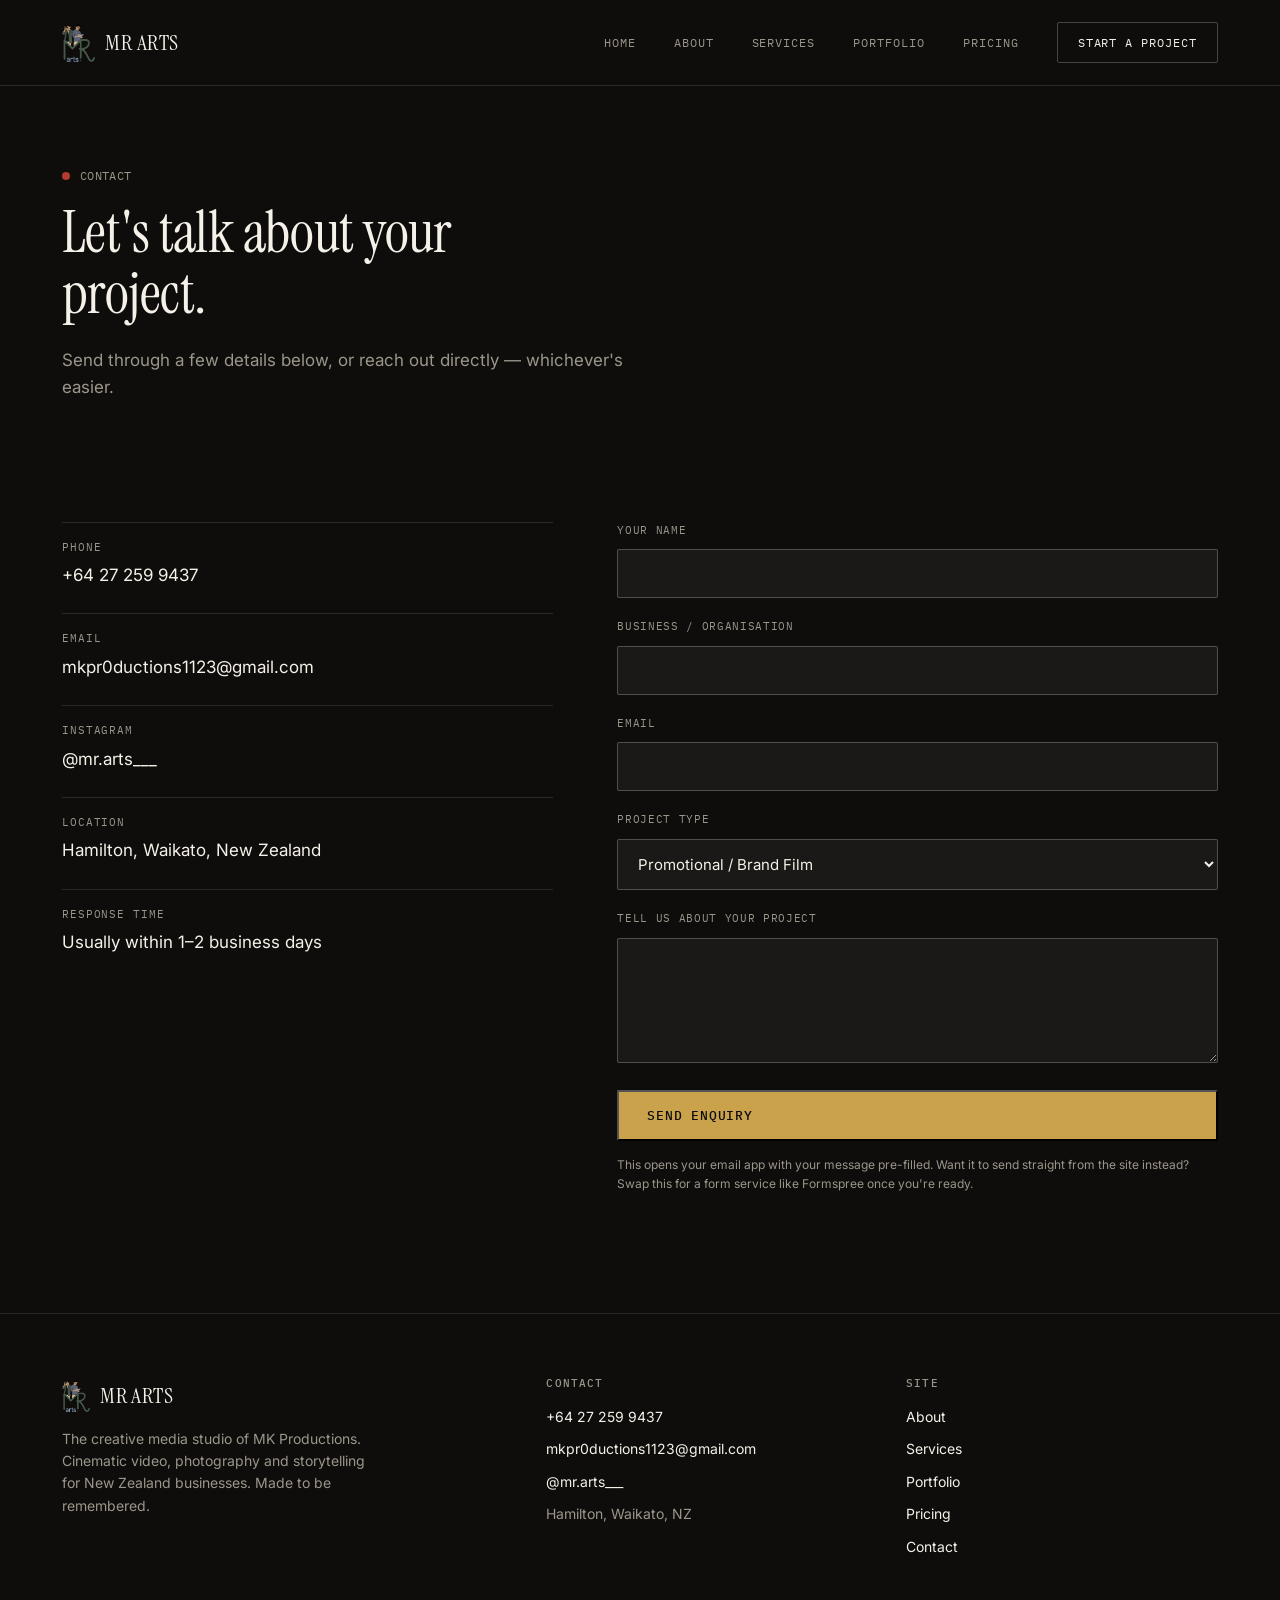
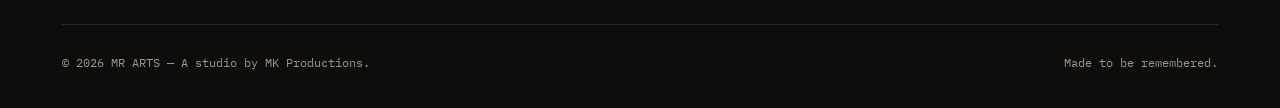
<file: contact.html>
<!DOCTYPE html>
<html lang="en">
<head>
<meta charset="UTF-8">
<meta name="viewport" content="width=device-width, initial-scale=1.0">
<title>Contact — MR ARTS</title>
<meta name="description" content="Start a project with MR ARTS — Hamilton, Waikato, New Zealand.">
<link rel="preconnect" href="https://fonts.googleapis.com">
<link rel="preconnect" href="https://fonts.gstatic.com" crossorigin>
<link href="https://fonts.googleapis.com/css2?family=Instrument+Serif:ital@0;1&family=Inter:wght@400;500;600;700&family=IBM+Plex+Mono:wght@400;500&display=swap" rel="stylesheet">
<link rel="stylesheet" href="styles.css">
<style>
  .contact-grid{display:grid; grid-template-columns:0.9fr 1.1fr; gap:64px;}
  @media (max-width:900px){.contact-grid{grid-template-columns:1fr; gap:36px;}}
  .contact-detail{margin-bottom:24px; border-top:1px solid var(--hairline); padding-top:16px;}
  .contact-detail .l{font-family:'IBM Plex Mono',monospace; font-size:11px; text-transform:uppercase; letter-spacing:0.08em; color:var(--fog); display:block; margin-bottom:6px;}
  .contact-detail a, .contact-detail span{font-size:17px;}
  .contact-detail a:hover{color:var(--gold);}

  form{display:flex; flex-direction:column; gap:20px;}
  .field label{
    display:block; font-family:'IBM Plex Mono',monospace; font-size:11px; text-transform:uppercase;
    letter-spacing:0.06em; color:var(--fog); margin-bottom:10px;
  }
  .field input, .field select, .field textarea{
    width:100%; border:1px solid var(--hairline-strong); background:var(--charcoal);
    padding:14px 16px; font-family:'Inter', sans-serif; font-size:15px; color:var(--paper);
    border-radius:var(--radius); resize:vertical;
  }
  .field input:focus, .field select:focus, .field textarea:focus{outline:none; border-color:var(--gold);}
  .form-note{font-size:12px; color:var(--fog); margin-top:-6px;}
</style>
</head>
<body>

<header>
  <nav>
    <a href="index.html" class="logo"><img src="assets/logo.png" alt="MR ARTS logo" class="logo-img">MR ARTS</a>
    <button class="nav-toggle" id="navToggle" aria-label="Toggle menu">☰</button>
    <div class="nav-links" id="navLinks">
      <a href="index.html">Home</a>
      <a href="about.html">About</a>
      <a href="services.html">Services</a>
      <a href="portfolio.html">Portfolio</a>
      <a href="pricing.html">Pricing</a>
      <a href="contact.html" class="nav-cta active">Start a project</a>
    </div>
  </nav>
</header>

<main>

  <section class="page-hero" style="border-bottom:none; padding-bottom:0;">
    <div class="wrap">
      <div class="kicker"><span class="rec-dot"></span><span class="mono">CONTACT</span></div>
      <h1>Let's talk about your project.</h1>
      <p class="lede">Send through a few details below, or reach out directly — whichever's easier.</p>
    </div>
  </section>

  <section>
    <div class="wrap contact-grid">
      <div>
        <div class="contact-detail">
          <span class="l">Phone</span>
          <a href="tel:+64272599437">+64 27 259 9437</a>
        </div>
        <div class="contact-detail">
          <span class="l">Email</span>
          <a href="mailto:mkpr0ductions1123@gmail.com">mkpr0ductions1123@gmail.com</a>
        </div>
        <div class="contact-detail">
          <span class="l">Instagram</span>
          <a href="https://www.instagram.com/mr.arts___" target="_blank" rel="noopener">@mr.arts___</a>
        </div>
        <div class="contact-detail">
          <span class="l">Location</span>
          <span>Hamilton, Waikato, New Zealand</span>
        </div>
        <div class="contact-detail">
          <span class="l">Response Time</span>
          <span>Usually within 1–2 business days</span>
        </div>
      </div>

      <form id="contactForm">
        <div class="field">
          <label for="name">Your name</label>
          <input type="text" id="name" name="name" required>
        </div>
        <div class="field">
          <label for="business">Business / organisation</label>
          <input type="text" id="business" name="business">
        </div>
        <div class="field">
          <label for="email">Email</label>
          <input type="email" id="email" name="email" required>
        </div>
        <div class="field">
          <label for="projectType">Project type</label>
          <select id="projectType" name="projectType">
            <option>Promotional / Brand Film</option>
            <option>Corporate Event</option>
            <option>Food / Restaurant Content</option>
            <option>Music Video</option>
            <option>Family / Recreational Shoot</option>
            <option>Poster Design</option>
            <option>Ongoing Social Content</option>
            <option>Something else</option>
          </select>
        </div>
        <div class="field">
          <label for="message">Tell us about your project</label>
          <textarea id="message" name="message" rows="5" required></textarea>
        </div>
        <button type="submit" class="btn btn-primary">Send enquiry</button>
        <p class="form-note">This opens your email app with your message pre-filled. Want it to send straight from the site instead? Swap this for a form service like Formspree once you're ready.</p>
      </form>
    </div>
  </section>

</main>

<footer>
  <div class="wrap">
    <div class="footer-grid">
      <div>
        <div class="logo" style="margin-bottom:14px;"><img src="assets/logo.png" alt="MR ARTS logo" class="logo-img">MR ARTS</div>
        <p style="max-width:34ch; color:var(--fog);">The creative media studio of MK Productions. Cinematic video, photography and storytelling for New Zealand businesses. Made to be remembered.</p>
      </div>
      <div>
        <h4>Contact</h4>
        <a href="tel:+64272599437">+64 27 259 9437</a>
        <a href="mailto:mkpr0ductions1123@gmail.com">mkpr0ductions1123@gmail.com</a>
        <a href="https://www.instagram.com/mr.arts___" target="_blank" rel="noopener">@mr.arts___</a>
        <p style="color:var(--fog); margin-top:6px;">Hamilton, Waikato, NZ</p>
      </div>
      <div>
        <h4>Site</h4>
        <a href="about.html">About</a>
        <a href="services.html">Services</a>
        <a href="portfolio.html">Portfolio</a>
        <a href="pricing.html">Pricing</a>
        <a href="contact.html">Contact</a>
      </div>
    </div>
    <div class="footer-bottom">
      <span>© <span id="year"></span> MR ARTS — A studio by MK Productions.</span>
      <span>Made to be remembered.</span>
    </div>
  </div>
</footer>

<script src="script.js"></script>
</body>
</html>
</file>
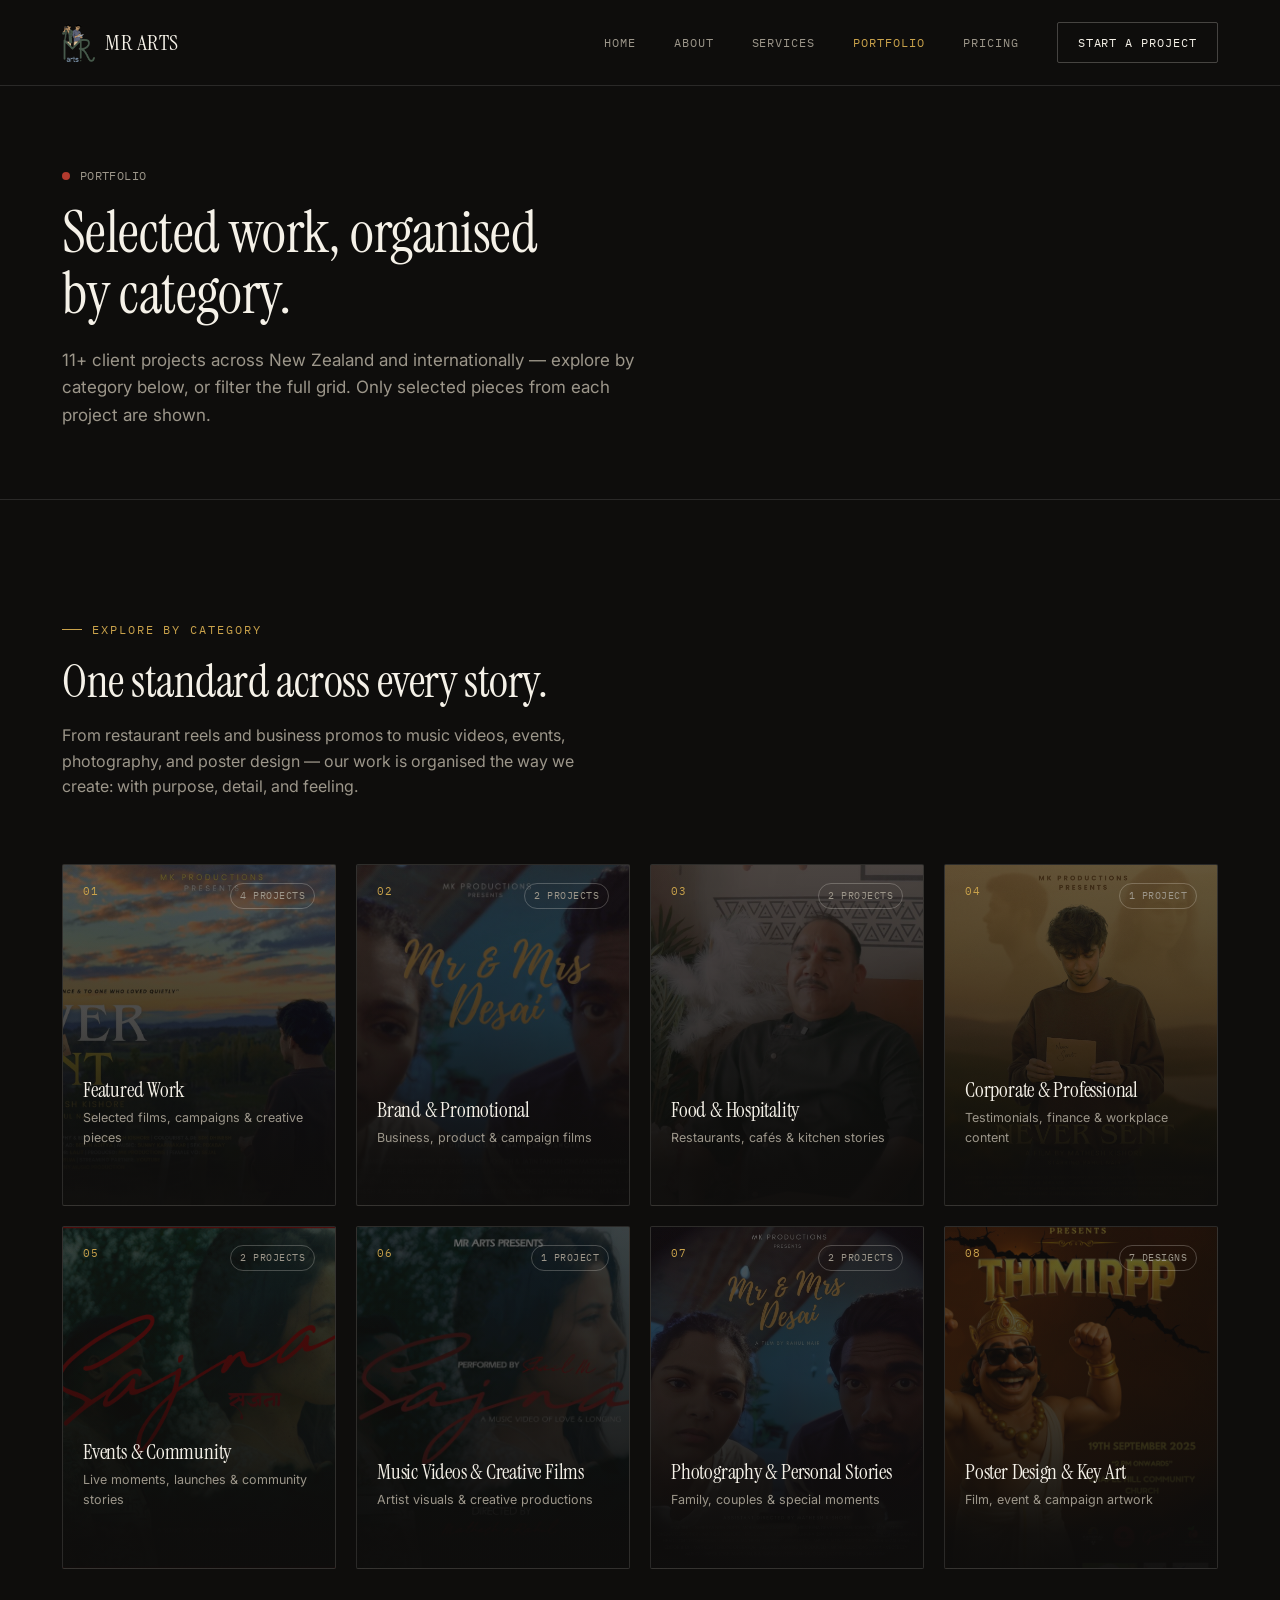
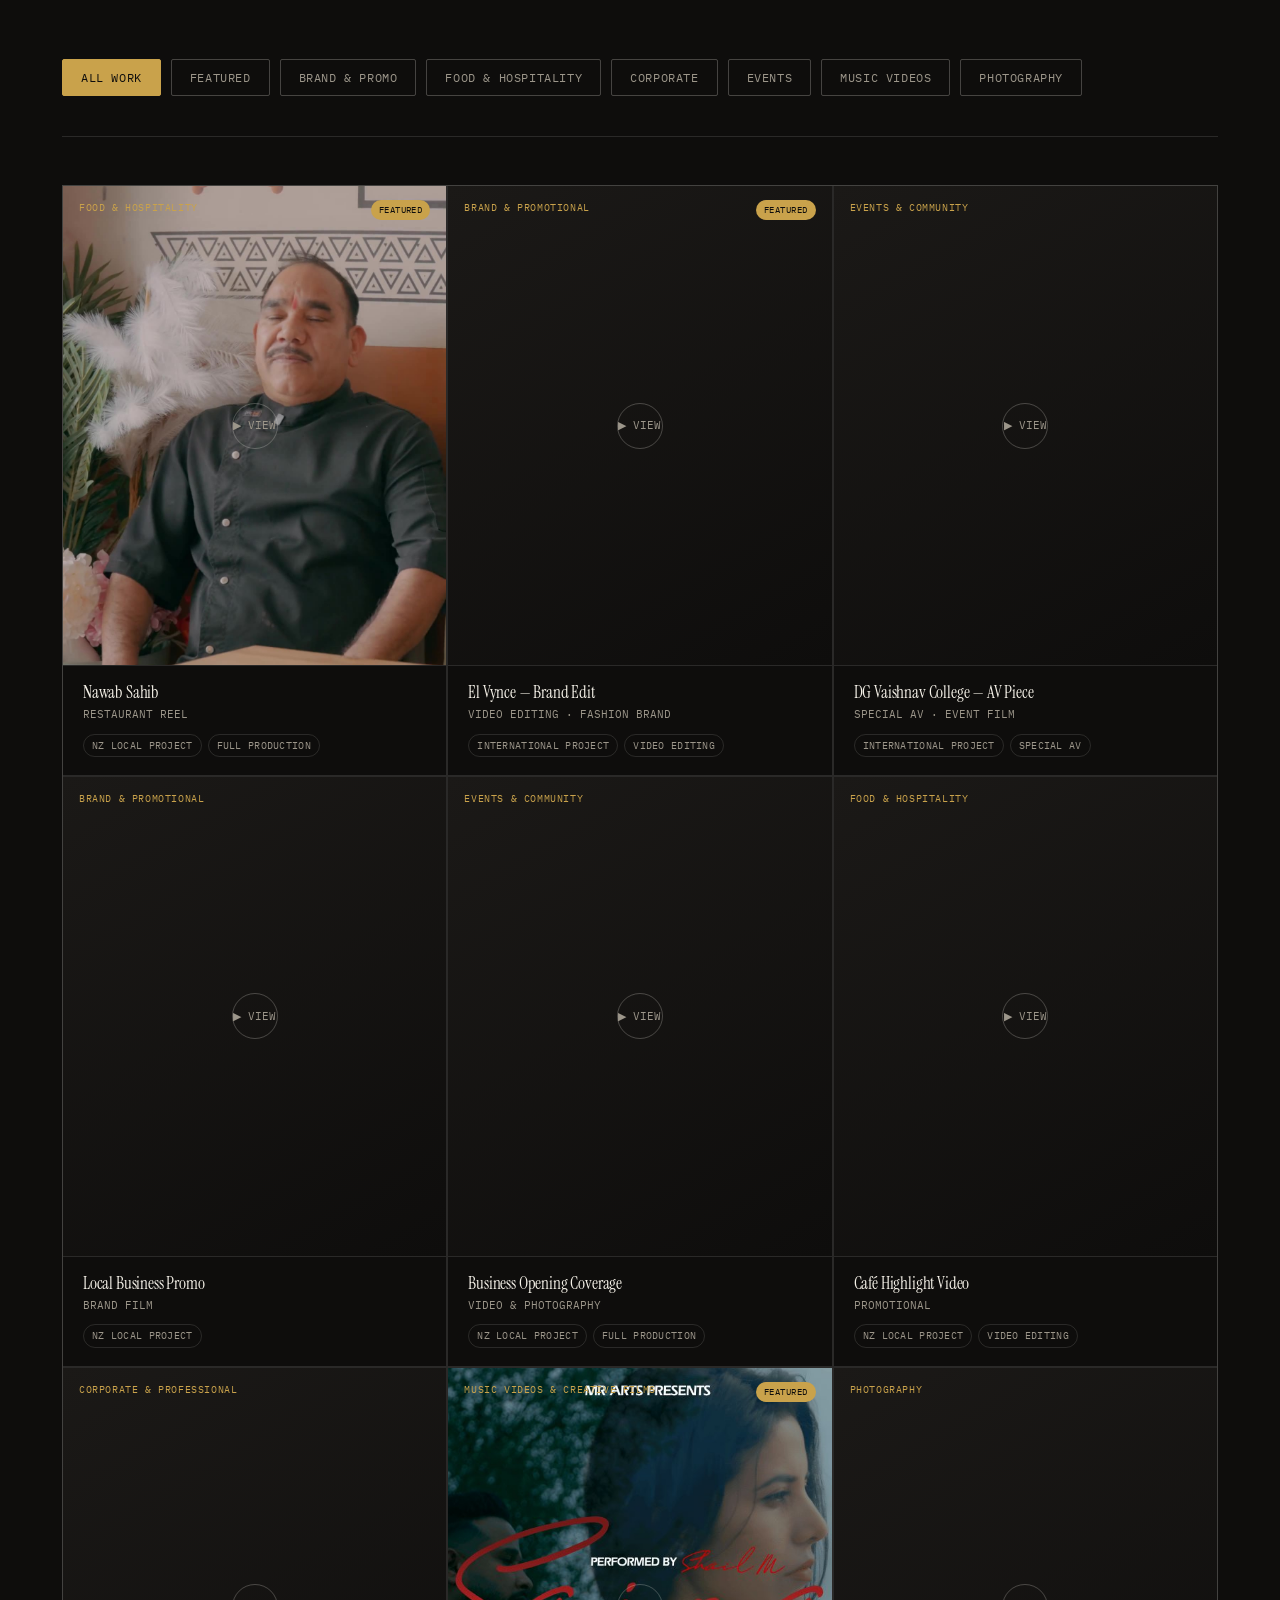
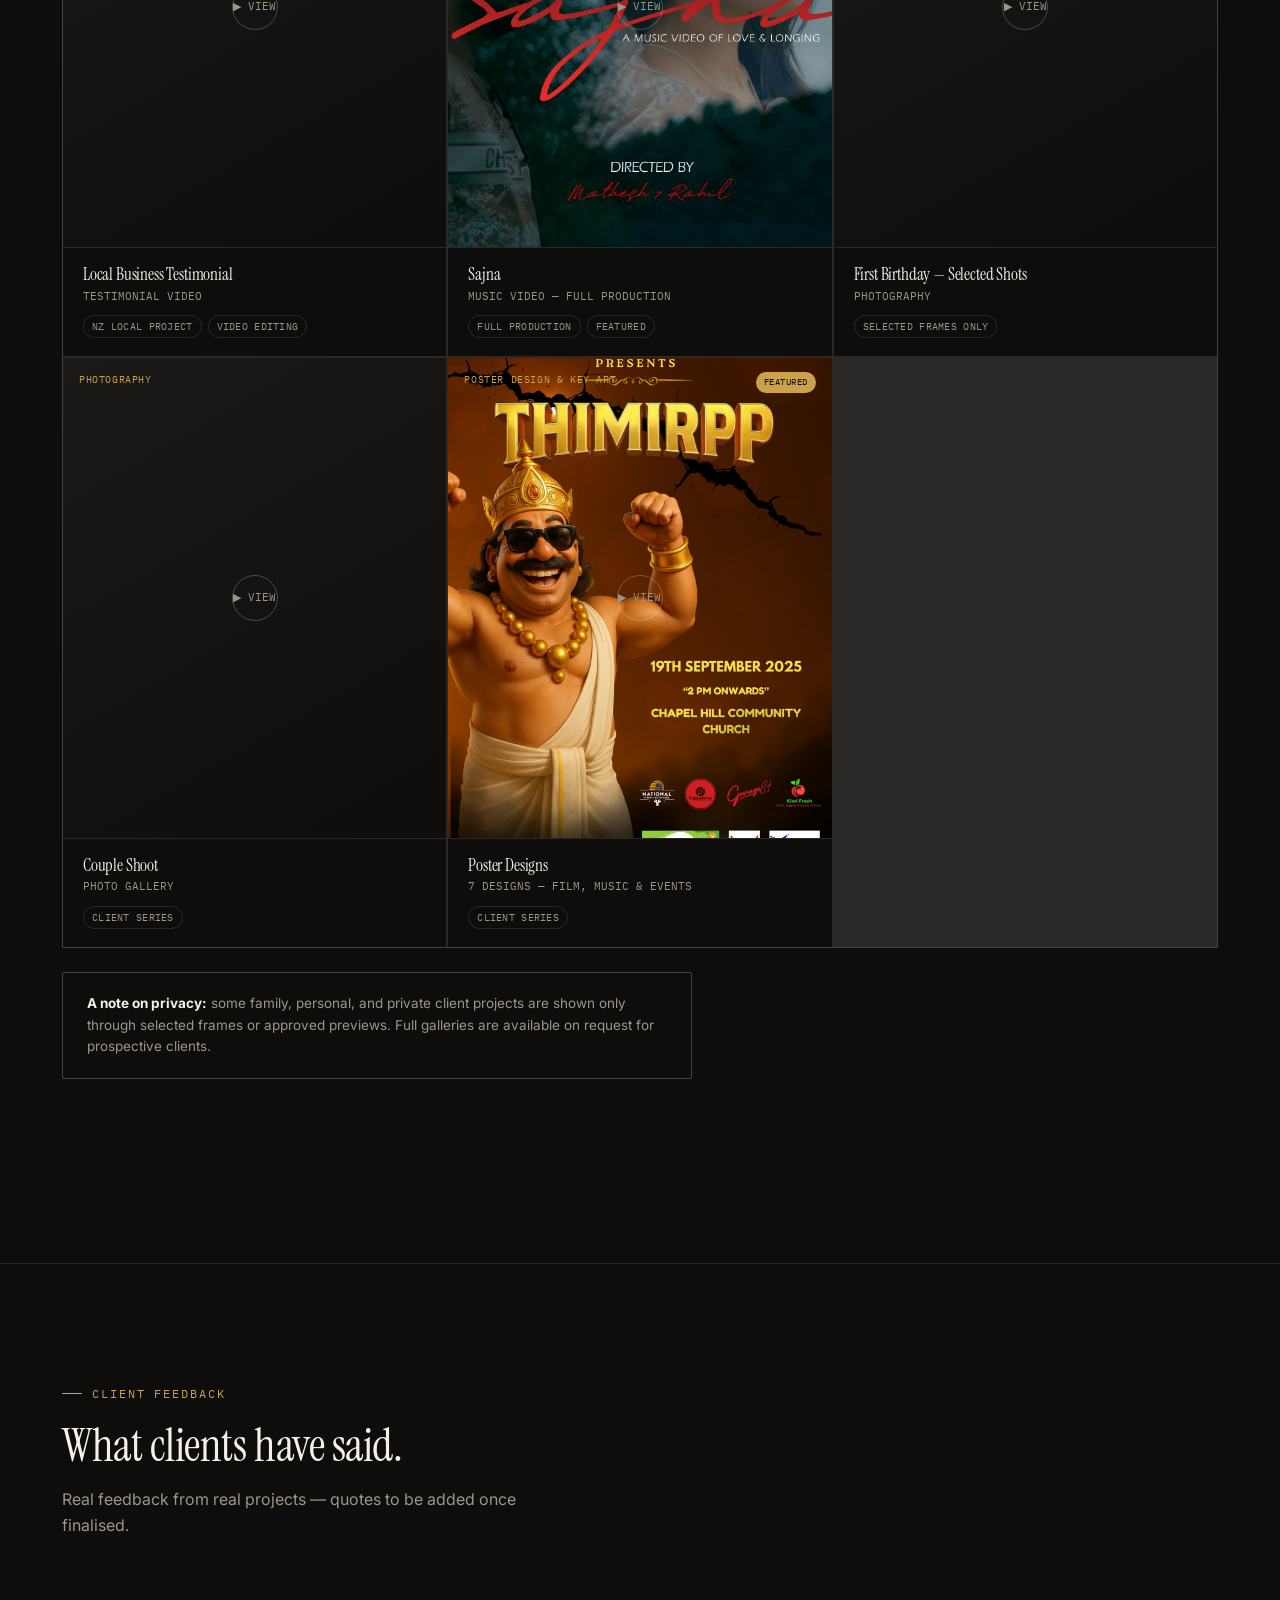
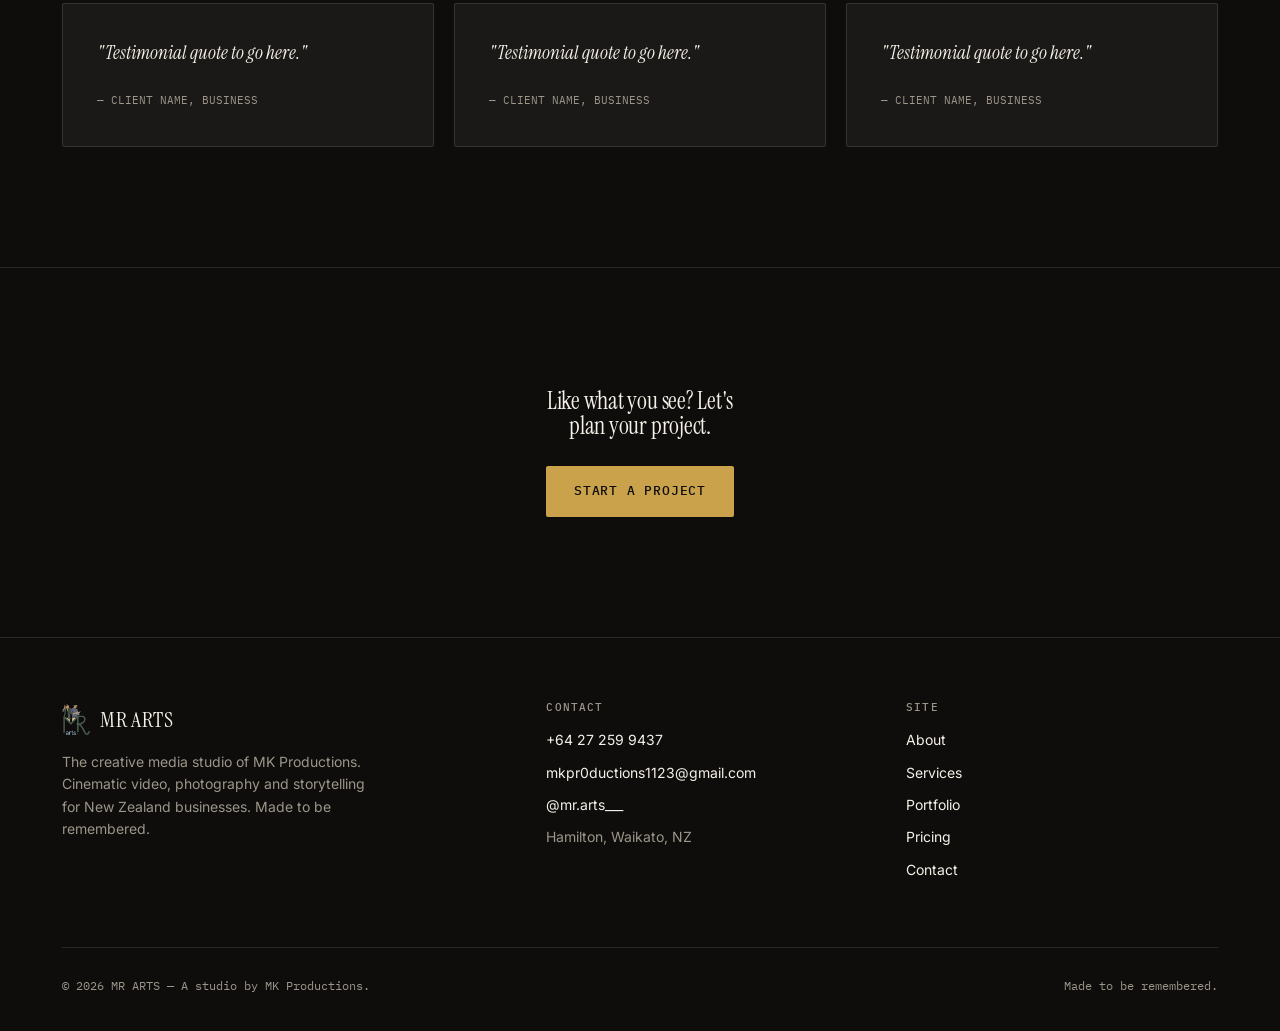
<file: portfolio.html>
<!DOCTYPE html>
<html lang="en">
<head>
<meta charset="UTF-8">
<meta name="viewport" content="width=device-width, initial-scale=1.0">
<title>Portfolio — MR ARTS</title>
<meta name="description" content="Selected work from MR ARTS across Brand & Promotional, Food & Hospitality, Corporate, Events, Music Videos, Photography, and Poster Design.">
<link rel="preconnect" href="https://fonts.googleapis.com">
<link rel="preconnect" href="https://fonts.gstatic.com" crossorigin>
<link href="https://fonts.googleapis.com/css2?family=Instrument+Serif:ital@0;1&family=Inter:wght@400;500;600;700&family=IBM+Plex+Mono:wght@400;500&display=swap" rel="stylesheet">
<link rel="stylesheet" href="styles.css">
<style>
  /* ---- Category cards ---- */
  .category-grid{
    display:grid; grid-template-columns:repeat(4, 1fr); gap:20px; margin-bottom:90px;
  }
  @media (max-width:1100px){.category-grid{grid-template-columns:repeat(2, 1fr);}}
  @media (max-width:560px){.category-grid{grid-template-columns:1fr;}}
  .category-card{
    position:relative; aspect-ratio:4/5; border:1px solid var(--hairline); border-radius:var(--radius);
    overflow:hidden; display:block; text-decoration:none; cursor:pointer;
    background:linear-gradient(150deg, var(--charcoal), var(--void));
    transition:border-color .25s;
  }
  .category-card:hover{border-color:var(--gold);}
  .category-card .cc-img{
    position:absolute; inset:0; width:100%; height:100%; object-fit:cover;
    opacity:0.55; transition:opacity .3s, transform .5s ease;
  }
  .category-card:hover .cc-img{opacity:0.75; transform:scale(1.04);}
  .category-card .cc-overlay{
    position:absolute; inset:0;
    background:linear-gradient(to top, rgba(14,13,12,0.96) 10%, rgba(14,13,12,0.55) 55%, rgba(14,13,12,0.35) 100%);
  }
  .category-card .cc-num{
    position:absolute; top:18px; left:20px; font-family:'IBM Plex Mono', monospace;
    font-size:11px; color:var(--gold); letter-spacing:0.05em;
  }
  .category-card .cc-count{
    position:absolute; top:18px; right:20px; font-family:'IBM Plex Mono', monospace;
    font-size:10px; color:var(--fog); text-transform:uppercase; letter-spacing:0.05em;
    border:1px solid var(--hairline-strong); padding:4px 9px; border-radius:20px;
  }
  .category-card .cc-body{position:absolute; left:20px; right:20px; bottom:18px;}
  .category-card h3{font-size:21px; margin-bottom:6px; line-height:1.1;}
  .category-card .cc-sub{font-size:12.5px; color:var(--fog); margin-bottom:14px; display:block;}
  .category-card .cc-cta{
    font-family:'IBM Plex Mono', monospace; font-size:11px; text-transform:uppercase; letter-spacing:0.06em;
    color:var(--paper); display:inline-flex; align-items:center; gap:6px;
    opacity:0; transform:translateY(4px); transition:opacity .25s, transform .25s;
  }
  .category-card:hover .cc-cta{opacity:1; transform:translateY(0);}

  /* ---- Filter bar ---- */
  .filter-bar{
    display:flex; gap:10px; flex-wrap:wrap; border-bottom:1px solid var(--hairline);
    padding-bottom:40px; margin-bottom:48px;
  }
  .filter-btn{
    font-family:'IBM Plex Mono', monospace; font-size:12px; text-transform:uppercase; letter-spacing:0.05em;
    padding:10px 18px; border:1px solid var(--hairline-strong); border-radius:var(--radius);
    background:transparent; color:var(--fog); cursor:pointer; transition:all .2s;
  }
  .filter-btn:hover{color:var(--paper); border-color:var(--paper);}
  .filter-btn.active{background:var(--gold); color:var(--void); border-color:var(--gold);}

  /* ---- Project grid ---- */
  .portfolio-grid{display:grid; grid-template-columns:repeat(3,1fr); gap:2px; background:var(--hairline); border:1px solid var(--hairline); margin-bottom:24px;}
  @media (max-width:900px){.portfolio-grid{grid-template-columns:1fr 1fr;}}
  @media (max-width:600px){.portfolio-grid{grid-template-columns:1fr;}}
  .portfolio-card{background:var(--void); display:flex; flex-direction:column;}
  .portfolio-frame{
    aspect-ratio:4/5; background:linear-gradient(150deg, var(--charcoal), var(--void));
    display:flex; align-items:center; justify-content:center; position:relative;
  }
  .portfolio-frame .cat-tag{
    position:absolute; top:14px; left:16px; font-family:'IBM Plex Mono',monospace; font-size:10px;
    color:var(--gold); text-transform:uppercase; letter-spacing:0.06em; z-index:2;
  }
  .portfolio-frame .featured-tag{
    position:absolute; top:14px; right:16px; font-family:'IBM Plex Mono',monospace; font-size:9px;
    color:var(--void); background:var(--gold); text-transform:uppercase; letter-spacing:0.05em;
    padding:3px 8px; border-radius:20px; z-index:2;
  }
  .portfolio-frame .play{
    width:46px; height:46px; border-radius:50%; border:1px solid var(--hairline-strong);
    display:flex; align-items:center; justify-content:center; color:var(--fog); font-size:11px;
    font-family:'IBM Plex Mono',monospace;
  }
  .portfolio-meta{padding:18px 20px; border-top:1px solid var(--hairline);}
  .portfolio-meta h3{font-size:17px; margin-bottom:4px;}
  .portfolio-meta .ptype{font-family:'IBM Plex Mono',monospace; font-size:11px; color:var(--fog); text-transform:uppercase; display:block; margin-bottom:10px;}
  .tag-row{display:flex; flex-wrap:wrap; gap:6px;}
  .tag-pill{
    font-family:'IBM Plex Mono', monospace; font-size:9.5px; text-transform:uppercase; letter-spacing:0.03em;
    color:var(--fog); border:1px solid var(--hairline); padding:3px 8px; border-radius:20px;
  }

  .privacy-note{
    border:1px solid var(--hairline-strong); border-radius:var(--radius); padding:20px 24px;
    color:var(--fog); font-size:13.5px; margin-bottom:64px; max-width:70ch;
  }
  .privacy-note strong{color:var(--paper);}

  .testimonials{border-top:1px solid var(--hairline);}
  .testimonial-grid{display:grid; grid-template-columns:repeat(3,1fr); gap:20px;}
  @media (max-width:860px){.testimonial-grid{grid-template-columns:1fr;}}
  .testimonial-card blockquote{font-family:'Instrument Serif', serif; font-style:italic; font-size:19px; margin-bottom:18px;}
  .testimonial-card cite{font-family:'IBM Plex Mono', monospace; font-size:11px; color:var(--fog); font-style:normal; text-transform:uppercase;}
</style>
</head>
<body>

<header>
  <nav>
    <a href="index.html" class="logo"><img src="assets/logo.png" alt="MR ARTS logo" class="logo-img">MR ARTS</a>
    <button class="nav-toggle" id="navToggle" aria-label="Toggle menu">☰</button>
    <div class="nav-links" id="navLinks">
      <a href="index.html">Home</a>
      <a href="about.html">About</a>
      <a href="services.html">Services</a>
      <a href="portfolio.html" class="active">Portfolio</a>
      <a href="pricing.html">Pricing</a>
      <a href="contact.html" class="nav-cta">Start a project</a>
    </div>
  </nav>
</header>

<main>

  <section class="page-hero">
    <div class="wrap">
      <div class="kicker"><span class="rec-dot"></span><span class="mono">PORTFOLIO</span></div>
      <h1>Selected work, organised by category.</h1>
      <p class="lede">11+ client projects across New Zealand and internationally — explore by category below, or filter the full grid. Only selected pieces from each project are shown.</p>
    </div>
  </section>

  <section>
    <div class="wrap">

      <div class="section-head">
        <span class="eyebrow">Explore By Category</span>
        <h2>One standard across every story.</h2>
        <p>From restaurant reels and business promos to music videos, events, photography, and poster design — our work is organised the way we create: with purpose, detail, and feeling.</p>
      </div>

      <div class="category-grid">

        <a href="#work-grid" class="category-card">
          <img class="cc-img" src="assets/portfolio/poster-designs/never-sent-landscape.jpg" alt="Featured Work category thumbnail">
          <div class="cc-overlay"></div>
          <span class="cc-num">01</span>
          <span class="cc-count">4 projects</span>
          <div class="cc-body">
            <h3>Featured Work</h3>
            <span class="cc-sub">Selected films, campaigns &amp; creative pieces</span>
            <span class="cc-cta">Browse Below →</span>
          </div>
        </a>

        <a href="#work-grid" class="category-card">
          <img class="cc-img" src="assets/portfolio/poster-designs/mr-mrs-desai-landscape.jpg" alt="Brand & Promotional category thumbnail">
          <div class="cc-overlay"></div>
          <span class="cc-num">02</span>
          <span class="cc-count">2 projects</span>
          <div class="cc-body">
            <h3>Brand &amp; Promotional</h3>
            <span class="cc-sub">Business, product &amp; campaign films</span>
            <span class="cc-cta">Browse Below →</span>
          </div>
        </a>

        <a href="portfolio/nawab-sahib.html" class="category-card">
          <img class="cc-img" src="assets/portfolio/nawab-sahib/poster.jpg" alt="Food & Hospitality category thumbnail">
          <div class="cc-overlay"></div>
          <span class="cc-num">03</span>
          <span class="cc-count">2 projects</span>
          <div class="cc-body">
            <h3>Food &amp; Hospitality</h3>
            <span class="cc-sub">Restaurants, cafés &amp; kitchen stories</span>
            <span class="cc-cta">View Nawab Sahib →</span>
          </div>
        </a>

        <a href="#work-grid" class="category-card">
          <img class="cc-img" src="assets/portfolio/poster-designs/never-sent-portrait.jpg" alt="Corporate & Professional category thumbnail">
          <div class="cc-overlay"></div>
          <span class="cc-num">04</span>
          <span class="cc-count">1 project</span>
          <div class="cc-body">
            <h3>Corporate &amp; Professional</h3>
            <span class="cc-sub">Testimonials, finance &amp; workplace content</span>
            <span class="cc-cta">Browse Below →</span>
          </div>
        </a>

        <a href="#work-grid" class="category-card">
          <img class="cc-img" src="assets/portfolio/poster-designs/sajna-album-art.jpg" alt="Events & Community category thumbnail">
          <div class="cc-overlay"></div>
          <span class="cc-num">05</span>
          <span class="cc-count">2 projects</span>
          <div class="cc-body">
            <h3>Events &amp; Community</h3>
            <span class="cc-sub">Live moments, launches &amp; community stories</span>
            <span class="cc-cta">Browse Below →</span>
          </div>
        </a>

        <a href="portfolio/sajna.html" class="category-card">
          <img class="cc-img" src="assets/portfolio/poster-designs/sajna-main-poster.jpg" alt="Music Videos & Creative Films category thumbnail">
          <div class="cc-overlay"></div>
          <span class="cc-num">06</span>
          <span class="cc-count">1 project</span>
          <div class="cc-body">
            <h3>Music Videos &amp; Creative Films</h3>
            <span class="cc-sub">Artist visuals &amp; creative productions</span>
            <span class="cc-cta">View Sajna →</span>
          </div>
        </a>

        <a href="#work-grid" class="category-card">
          <img class="cc-img" src="assets/portfolio/poster-designs/mr-mrs-desai-portrait.jpg" alt="Photography & Personal Stories category thumbnail">
          <div class="cc-overlay"></div>
          <span class="cc-num">07</span>
          <span class="cc-count">2 projects</span>
          <div class="cc-body">
            <h3>Photography &amp; Personal Stories</h3>
            <span class="cc-sub">Family, couples &amp; special moments</span>
            <span class="cc-cta">Browse Below →</span>
          </div>
        </a>

        <a href="portfolio/poster-designs.html" class="category-card">
          <img class="cc-img" src="assets/portfolio/poster-designs/thimirpp-event-poster.jpg" alt="Poster Design & Key Art category thumbnail">
          <div class="cc-overlay"></div>
          <span class="cc-num">08</span>
          <span class="cc-count">7 designs</span>
          <div class="cc-body">
            <h3>Poster Design &amp; Key Art</h3>
            <span class="cc-sub">Film, event &amp; campaign artwork</span>
            <span class="cc-cta">View Designs →</span>

          </div>
        </a>

      </div>

      <div class="filter-bar" id="work-grid">
        <button class="filter-btn active" data-filter="all">All Work</button>
        <button class="filter-btn" data-filter="featured">Featured</button>
        <button class="filter-btn" data-filter="brand">Brand &amp; Promo</button>
        <button class="filter-btn" data-filter="food">Food &amp; Hospitality</button>
        <button class="filter-btn" data-filter="corporate">Corporate</button>
        <button class="filter-btn" data-filter="events">Events</button>
        <button class="filter-btn" data-filter="music">Music Videos</button>
        <button class="filter-btn" data-filter="photography">Photography</button>
      </div>

      <div class="portfolio-grid">

        <a href="portfolio/nawab-sahib.html" class="portfolio-card" data-category="food featured" style="text-decoration:none;">
          <div class="portfolio-frame" style="background:none;">
            <img src="assets/portfolio/nawab-sahib/poster.jpg" alt="Nawab Sahib restaurant reel thumbnail" style="width:100%; height:100%; object-fit:cover; position:absolute; inset:0;">
            <span class="cat-tag" style="z-index:2;">Food &amp; Hospitality</span>
            <span class="featured-tag">Featured</span>
            <div class="play" style="z-index:2;">▶ VIEW</div>
          </div>
          <div class="portfolio-meta">
            <h3>Nawab Sahib</h3>
            <span class="ptype">Restaurant Reel</span>
            <div class="tag-row"><span class="tag-pill">NZ Local Project</span><span class="tag-pill">Full Production</span></div>
          </div>
        </a>

        <div class="portfolio-card" data-category="brand featured">
          <div class="portfolio-frame"><span class="cat-tag">Brand &amp; Promotional</span><span class="featured-tag">Featured</span><div class="play">▶ VIEW</div></div>
          <div class="portfolio-meta">
            <h3>El Vynce — Brand Edit</h3>
            <span class="ptype">Video Editing · Fashion Brand</span>
            <div class="tag-row"><span class="tag-pill">International Project</span><span class="tag-pill">Video Editing</span></div>
          </div>
        </div>

        <div class="portfolio-card" data-category="events">
          <div class="portfolio-frame"><span class="cat-tag">Events &amp; Community</span><div class="play">▶ VIEW</div></div>
          <div class="portfolio-meta">
            <h3>DG Vaishnav College — AV Piece</h3>
            <span class="ptype">Special AV · Event Film</span>
            <div class="tag-row"><span class="tag-pill">International Project</span><span class="tag-pill">Special AV</span></div>
          </div>
        </div>

        <div class="portfolio-card" data-category="brand">
          <div class="portfolio-frame"><span class="cat-tag">Brand &amp; Promotional</span><div class="play">▶ VIEW</div></div>
          <div class="portfolio-meta">
            <h3>Local Business Promo</h3>
            <span class="ptype">Brand Film</span>
            <div class="tag-row"><span class="tag-pill">NZ Local Project</span></div>
          </div>
        </div>

        <div class="portfolio-card" data-category="events">
          <div class="portfolio-frame"><span class="cat-tag">Events &amp; Community</span><div class="play">▶ VIEW</div></div>
          <div class="portfolio-meta">
            <h3>Business Opening Coverage</h3>
            <span class="ptype">Video &amp; Photography</span>
            <div class="tag-row"><span class="tag-pill">NZ Local Project</span><span class="tag-pill">Full Production</span></div>
          </div>
        </div>

        <div class="portfolio-card" data-category="food">
          <div class="portfolio-frame"><span class="cat-tag">Food &amp; Hospitality</span><div class="play">▶ VIEW</div></div>
          <div class="portfolio-meta">
            <h3>Café Highlight Video</h3>
            <span class="ptype">Promotional</span>
            <div class="tag-row"><span class="tag-pill">NZ Local Project</span><span class="tag-pill">Video Editing</span></div>
          </div>
        </div>

        <div class="portfolio-card" data-category="corporate">
          <div class="portfolio-frame"><span class="cat-tag">Corporate &amp; Professional</span><div class="play">▶ VIEW</div></div>
          <div class="portfolio-meta">
            <h3>Local Business Testimonial</h3>
            <span class="ptype">Testimonial Video</span>
            <div class="tag-row"><span class="tag-pill">NZ Local Project</span><span class="tag-pill">Video Editing</span></div>
          </div>
        </div>

        <a href="portfolio/sajna.html" class="portfolio-card" data-category="music featured" style="text-decoration:none;">
          <div class="portfolio-frame" style="background:none;">
            <img src="assets/portfolio/poster-designs/sajna-main-poster.jpg" alt="Sajna music video thumbnail" style="width:100%; height:100%; object-fit:cover; position:absolute; inset:0;">
            <span class="cat-tag" style="z-index:2;">Music Videos &amp; Creative Films</span>
            <span class="featured-tag">Featured</span>
            <div class="play" style="z-index:2;">▶ VIEW</div>
          </div>
          <div class="portfolio-meta">
            <h3>Sajna</h3>
            <span class="ptype">Music Video — Full Production</span>
            <div class="tag-row"><span class="tag-pill">Full Production</span><span class="tag-pill">Featured</span></div>
          </div>
        </a>

        <div class="portfolio-card" data-category="photography">
          <div class="portfolio-frame"><span class="cat-tag">Photography</span><div class="play">▶ VIEW</div></div>
          <div class="portfolio-meta">
            <h3>First Birthday — Selected Shots</h3>
            <span class="ptype">Photography</span>
            <div class="tag-row"><span class="tag-pill">Selected Frames Only</span></div>
          </div>
        </div>

        <div class="portfolio-card" data-category="photography">
          <div class="portfolio-frame"><span class="cat-tag">Photography</span><div class="play">▶ VIEW</div></div>
          <div class="portfolio-meta">
            <h3>Couple Shoot</h3>
            <span class="ptype">Photo Gallery</span>
            <div class="tag-row"><span class="tag-pill">Client Series</span></div>
          </div>
        </div>

        <a href="portfolio/poster-designs.html" class="portfolio-card" data-category="posters featured" style="text-decoration:none;">
          <div class="portfolio-frame" style="background:none;">
            <img src="assets/portfolio/poster-designs/thimirpp-event-poster.jpg" alt="Poster design collection thumbnail" style="width:100%; height:100%; object-fit:cover; position:absolute; inset:0;">
            <span class="cat-tag" style="z-index:2;">Poster Design &amp; Key Art</span>
            <span class="featured-tag">Featured</span>
            <div class="play" style="z-index:2;">▶ VIEW</div>
          </div>
          <div class="portfolio-meta">
            <h3>Poster Designs</h3>
            <span class="ptype">7 designs — Film, Music &amp; Events</span>
            <div class="tag-row"><span class="tag-pill">Client Series</span></div>
          </div>
        </a>

      </div>

      <div class="privacy-note">
        <strong>A note on privacy:</strong> some family, personal, and private client projects are shown only through selected frames or approved previews. Full galleries are available on request for prospective clients.
      </div>
    </div>
  </section>

  <section class="testimonials">
    <div class="wrap">
      <div class="section-head">
        <span class="eyebrow">Client Feedback</span>
        <h2>What clients have said.</h2>
        <p>Real feedback from real projects — quotes to be added once finalised.</p>
      </div>
      <div class="testimonial-grid">
        <div class="testimonial-card card">
          <blockquote>"Testimonial quote to go here."</blockquote>
          <cite>— Client name, business</cite>
        </div>
        <div class="testimonial-card card">
          <blockquote>"Testimonial quote to go here."</blockquote>
          <cite>— Client name, business</cite>
        </div>
        <div class="testimonial-card card">
          <blockquote>"Testimonial quote to go here."</blockquote>
          <cite>— Client name, business</cite>
        </div>
      </div>
    </div>
  </section>

  <section class="cta-banner" style="text-align:center; border-top:1px solid var(--hairline);">
    <div class="wrap">
      <h2 style="max-width:20ch; margin:0 auto 28px;">Like what you see? Let's plan your project.</h2>
      <a href="contact.html" class="btn btn-primary">Start a project</a>
    </div>
  </section>

</main>

<footer>
  <div class="wrap">
    <div class="footer-grid">
      <div>
        <div class="logo" style="margin-bottom:14px;"><img src="assets/logo.png" alt="MR ARTS logo" class="logo-img">MR ARTS</div>
        <p style="max-width:34ch; color:var(--fog);">The creative media studio of MK Productions. Cinematic video, photography and storytelling for New Zealand businesses. Made to be remembered.</p>
      </div>
      <div>
        <h4>Contact</h4>
        <a href="tel:+64272599437">+64 27 259 9437</a>
        <a href="mailto:mkpr0ductions1123@gmail.com">mkpr0ductions1123@gmail.com</a>
        <a href="https://www.instagram.com/mr.arts___" target="_blank" rel="noopener">@mr.arts___</a>
        <p style="color:var(--fog); margin-top:6px;">Hamilton, Waikato, NZ</p>
      </div>
      <div>
        <h4>Site</h4>
        <a href="about.html">About</a>
        <a href="services.html">Services</a>
        <a href="portfolio.html">Portfolio</a>
        <a href="pricing.html">Pricing</a>
        <a href="contact.html">Contact</a>
      </div>
    </div>
    <div class="footer-bottom">
      <span>© <span id="year"></span> MR ARTS — A studio by MK Productions.</span>
      <span>Made to be remembered.</span>
    </div>
  </div>
</footer>

<script src="script.js"></script>
</body>
</html>
</file>
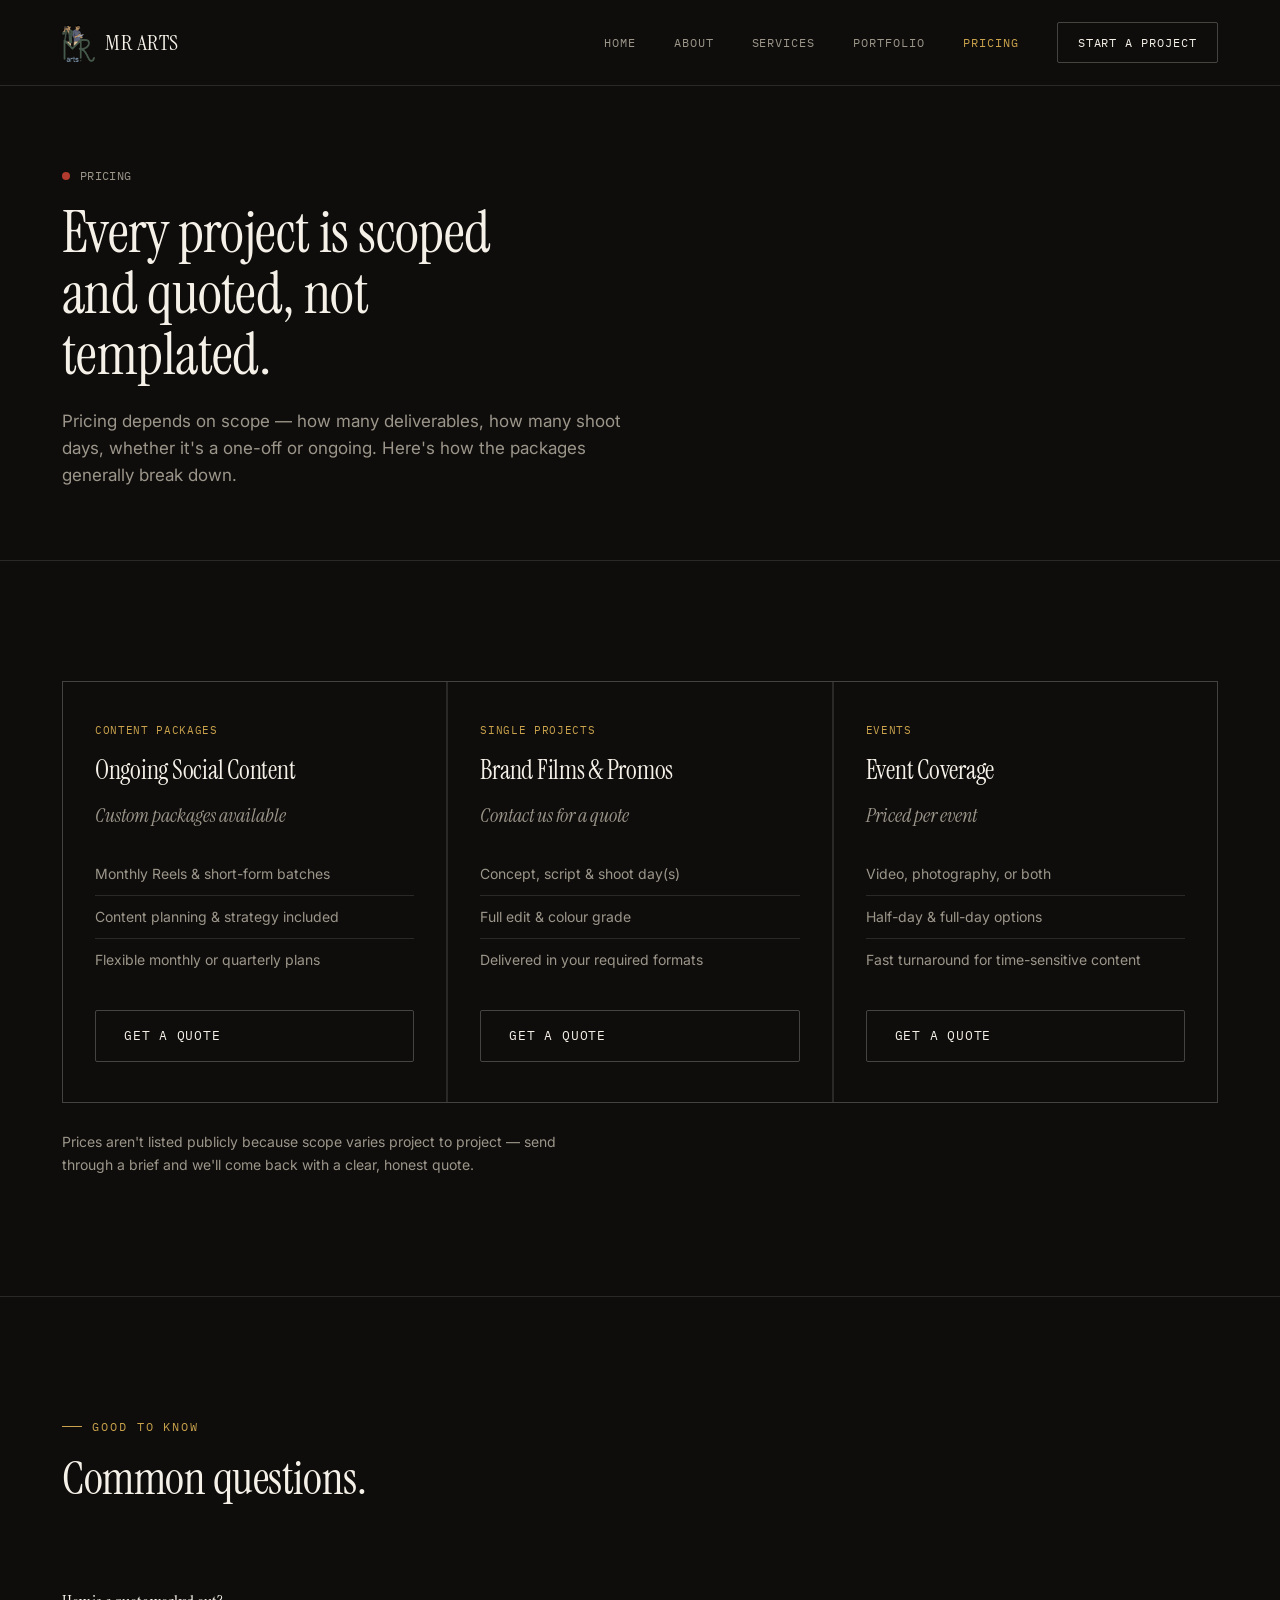
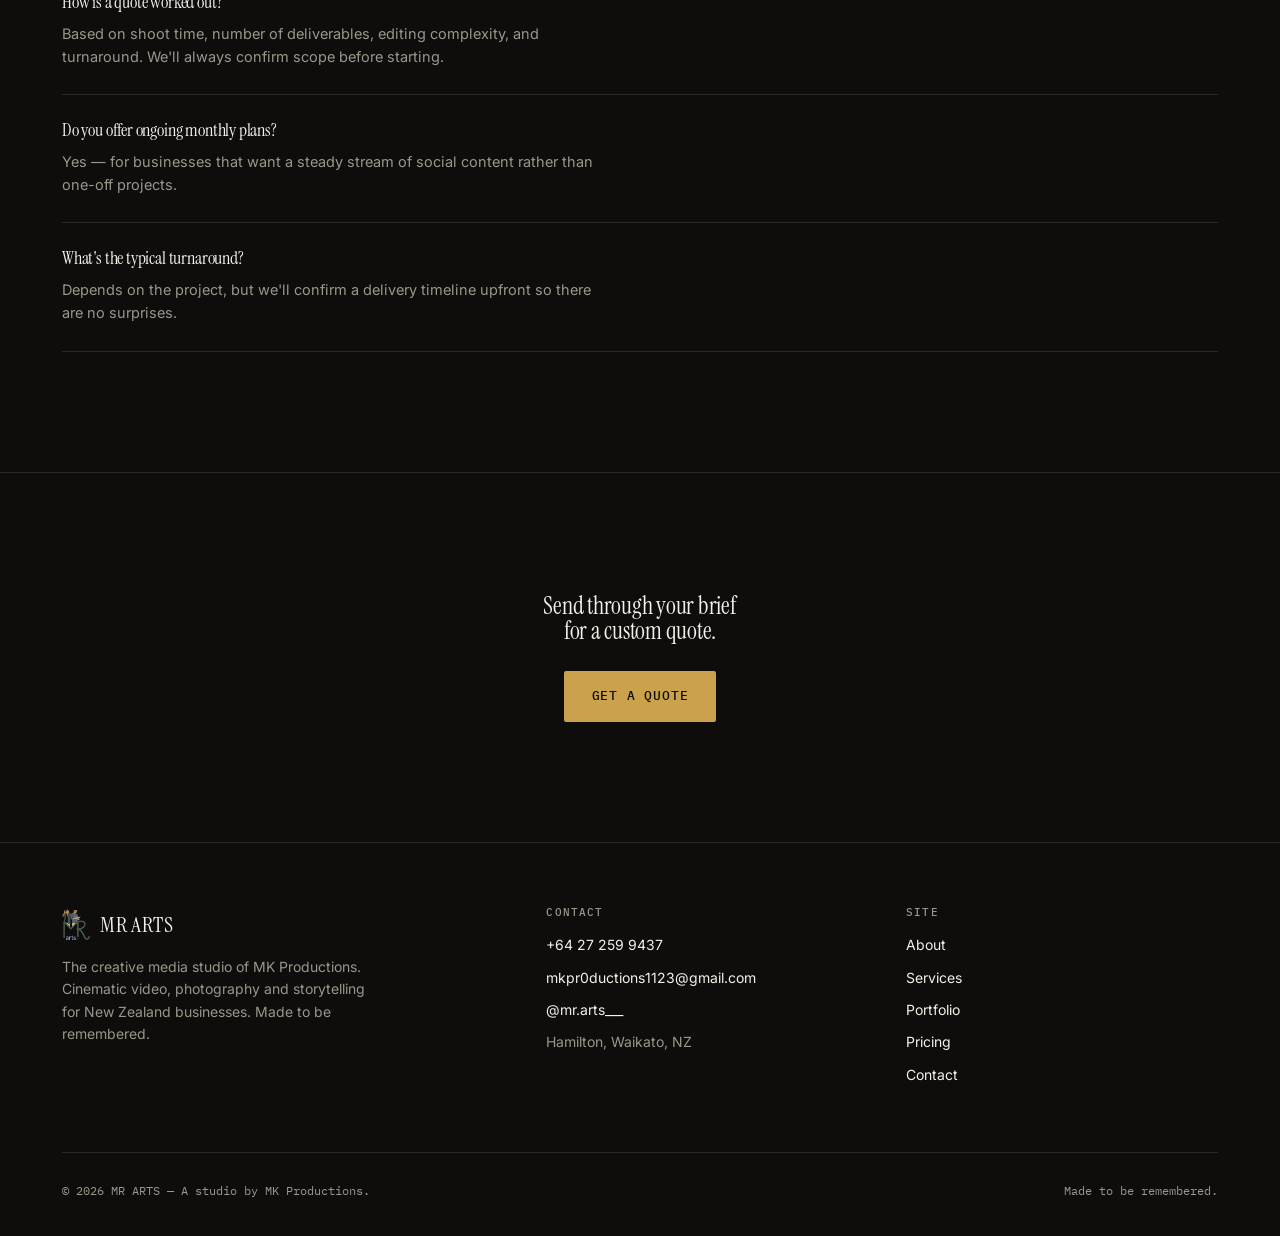
<file: pricing.html>
<!DOCTYPE html>
<html lang="en">
<head>
<meta charset="UTF-8">
<meta name="viewport" content="width=device-width, initial-scale=1.0">
<title>Pricing — MR ARTS</title>
<meta name="description" content="Custom packages and quote-based pricing for video, photography and content projects from MR ARTS.">
<link rel="preconnect" href="https://fonts.googleapis.com">
<link rel="preconnect" href="https://fonts.gstatic.com" crossorigin>
<link href="https://fonts.googleapis.com/css2?family=Instrument+Serif:ital@0;1&family=Inter:wght@400;500;600;700&family=IBM+Plex+Mono:wght@400;500&display=swap" rel="stylesheet">
<link rel="stylesheet" href="styles.css">
<style>
  .pricing-grid{display:grid; grid-template-columns:repeat(3,1fr); gap:2px; background:var(--hairline); border:1px solid var(--hairline);}
  @media (max-width:900px){.pricing-grid{grid-template-columns:1fr;}}
  .price-card{background:var(--void); padding:40px 32px; display:flex; flex-direction:column;}
  .price-card .tag{font-family:'IBM Plex Mono',monospace; font-size:11px; color:var(--gold); text-transform:uppercase; letter-spacing:0.06em; margin-bottom:18px;}
  .price-card h3{font-size:26px; margin-bottom:14px;}
  .price-card .quote{font-family:'Instrument Serif', serif; font-style:italic; font-size:20px; color:var(--fog); margin-bottom:22px;}
  .price-card ul{margin-bottom:28px; flex:1;}
  .price-card li{
    font-size:14px; color:var(--fog); padding:10px 0; border-top:1px solid var(--hairline);
  }
  .price-card li:first-child{border-top:none;}

  .faq{border-top:1px solid var(--hairline);}
  .faq-item{border-bottom:1px solid var(--hairline); padding:26px 0;}
  .faq-item h4{font-size:18px; margin-bottom:10px; font-family:'Instrument Serif',serif;}
  .faq-item p{color:var(--fog); font-size:14.5px; max-width:60ch;}
</style>
</head>
<body>

<header>
  <nav>
    <a href="index.html" class="logo"><img src="assets/logo.png" alt="MR ARTS logo" class="logo-img">MR ARTS</a>
    <button class="nav-toggle" id="navToggle" aria-label="Toggle menu">☰</button>
    <div class="nav-links" id="navLinks">
      <a href="index.html">Home</a>
      <a href="about.html">About</a>
      <a href="services.html">Services</a>
      <a href="portfolio.html">Portfolio</a>
      <a href="pricing.html" class="active">Pricing</a>
      <a href="contact.html" class="nav-cta">Start a project</a>
    </div>
  </nav>
</header>

<main>

  <section class="page-hero">
    <div class="wrap">
      <div class="kicker"><span class="rec-dot"></span><span class="mono">PRICING</span></div>
      <h1>Every project is scoped and quoted, not templated.</h1>
      <p class="lede">Pricing depends on scope — how many deliverables, how many shoot days, whether it's a one-off or ongoing. Here's how the packages generally break down.</p>
    </div>
  </section>

  <section>
    <div class="wrap">
      <div class="pricing-grid">
        <div class="price-card">
          <span class="tag">Content Packages</span>
          <h3>Ongoing Social Content</h3>
          <p class="quote">Custom packages available</p>
          <ul>
            <li>Monthly Reels &amp; short-form batches</li>
            <li>Content planning &amp; strategy included</li>
            <li>Flexible monthly or quarterly plans</li>
          </ul>
          <a href="contact.html" class="btn btn-ghost">Get a quote</a>
        </div>
        <div class="price-card">
          <span class="tag">Single Projects</span>
          <h3>Brand Films &amp; Promos</h3>
          <p class="quote">Contact us for a quote</p>
          <ul>
            <li>Concept, script &amp; shoot day(s)</li>
            <li>Full edit &amp; colour grade</li>
            <li>Delivered in your required formats</li>
          </ul>
          <a href="contact.html" class="btn btn-ghost">Get a quote</a>
        </div>
        <div class="price-card">
          <span class="tag">Events</span>
          <h3>Event Coverage</h3>
          <p class="quote">Priced per event</p>
          <ul>
            <li>Video, photography, or both</li>
            <li>Half-day &amp; full-day options</li>
            <li>Fast turnaround for time-sensitive content</li>
          </ul>
          <a href="contact.html" class="btn btn-ghost">Get a quote</a>
        </div>
      </div>
      <p style="color:var(--fog); font-size:14px; margin-top:28px; max-width:60ch;">
        Prices aren't listed publicly because scope varies project to project — send through a brief and we'll come back with a clear, honest quote.
      </p>
    </div>
  </section>

  <section class="faq">
    <div class="wrap">
      <div class="section-head">
        <span class="eyebrow">Good to Know</span>
        <h2>Common questions.</h2>
      </div>
      <div class="faq-item">
        <h4>How is a quote worked out?</h4>
        <p>Based on shoot time, number of deliverables, editing complexity, and turnaround. We'll always confirm scope before starting.</p>
      </div>
      <div class="faq-item">
        <h4>Do you offer ongoing monthly plans?</h4>
        <p>Yes — for businesses that want a steady stream of social content rather than one-off projects.</p>
      </div>
      <div class="faq-item">
        <h4>What's the typical turnaround?</h4>
        <p>Depends on the project, but we'll confirm a delivery timeline upfront so there are no surprises.</p>
      </div>
    </div>
  </section>

  <section class="cta-banner" style="text-align:center; border-top:1px solid var(--hairline);">
    <div class="wrap">
      <h2 style="max-width:20ch; margin:0 auto 28px;">Send through your brief for a custom quote.</h2>
      <a href="contact.html" class="btn btn-primary">Get a quote</a>
    </div>
  </section>

</main>

<footer>
  <div class="wrap">
    <div class="footer-grid">
      <div>
        <div class="logo" style="margin-bottom:14px;"><img src="assets/logo.png" alt="MR ARTS logo" class="logo-img">MR ARTS</div>
        <p style="max-width:34ch; color:var(--fog);">The creative media studio of MK Productions. Cinematic video, photography and storytelling for New Zealand businesses. Made to be remembered.</p>
      </div>
      <div>
        <h4>Contact</h4>
        <a href="tel:+64272599437">+64 27 259 9437</a>
        <a href="mailto:mkpr0ductions1123@gmail.com">mkpr0ductions1123@gmail.com</a>
        <a href="https://www.instagram.com/mr.arts___" target="_blank" rel="noopener">@mr.arts___</a>
        <p style="color:var(--fog); margin-top:6px;">Hamilton, Waikato, NZ</p>
      </div>
      <div>
        <h4>Site</h4>
        <a href="about.html">About</a>
        <a href="services.html">Services</a>
        <a href="portfolio.html">Portfolio</a>
        <a href="pricing.html">Pricing</a>
        <a href="contact.html">Contact</a>
      </div>
    </div>
    <div class="footer-bottom">
      <span>© <span id="year"></span> MR ARTS — A studio by MK Productions.</span>
      <span>Made to be remembered.</span>
    </div>
  </div>
</footer>

<script src="script.js"></script>
</body>
</html>
</file>
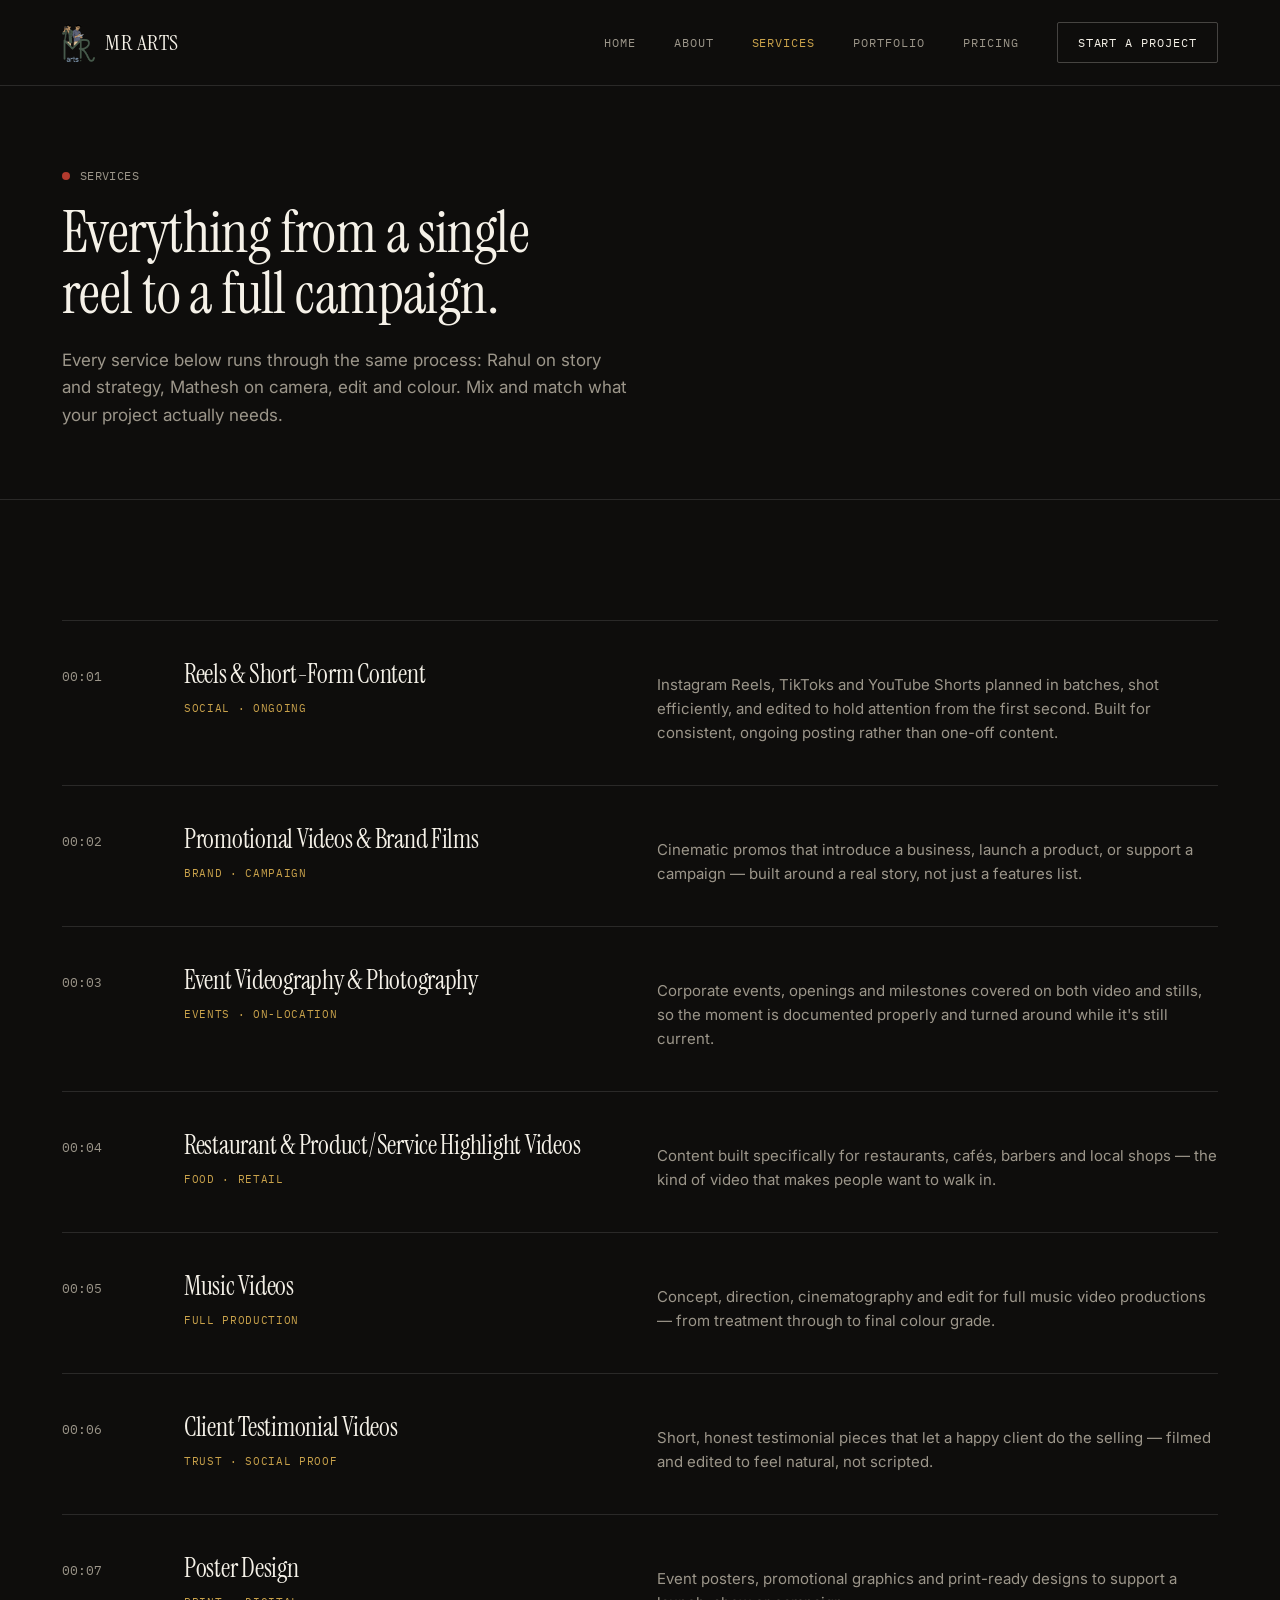
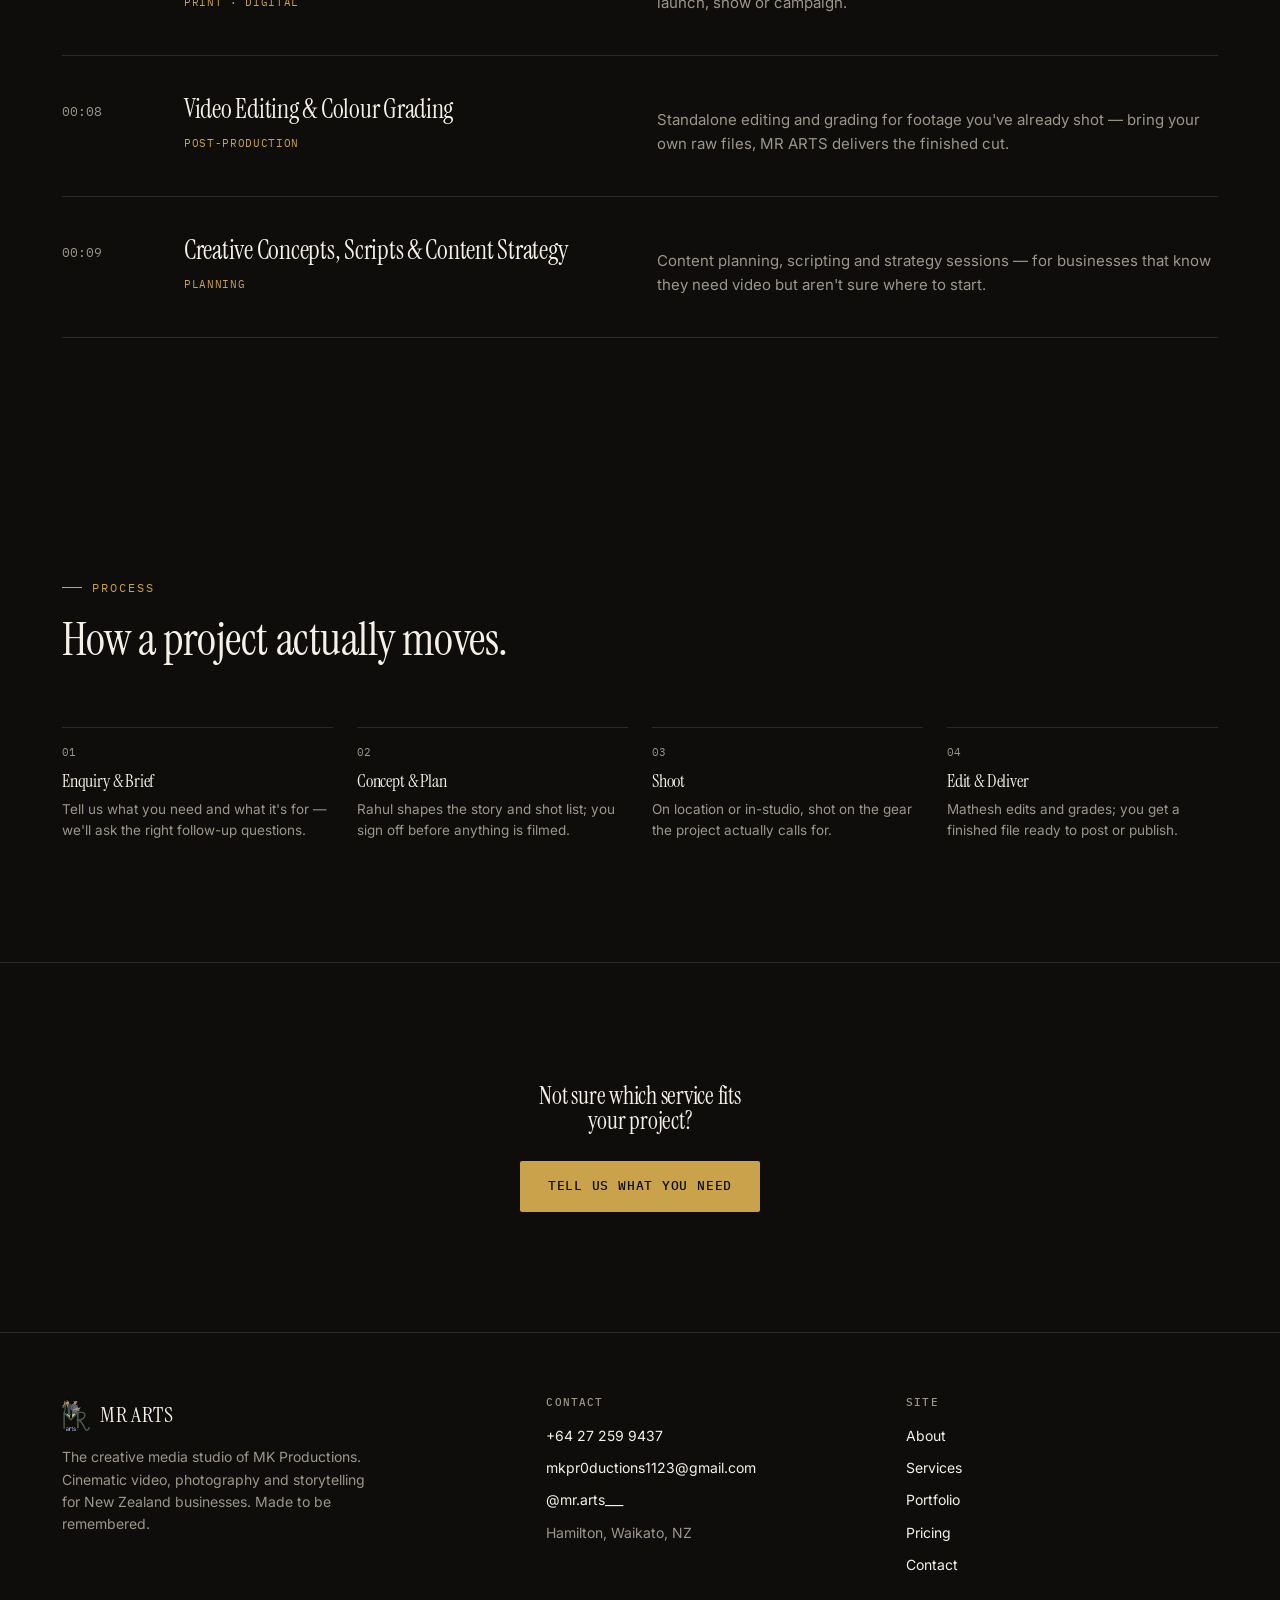
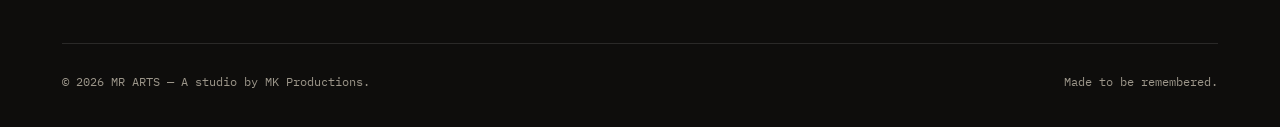
<file: services.html>
<!DOCTYPE html>
<html lang="en">
<head>
<meta charset="UTF-8">
<meta name="viewport" content="width=device-width, initial-scale=1.0">
<title>Services — MR ARTS</title>
<meta name="description" content="Reels, brand films, event coverage, music videos, photography, editing and content strategy from MR ARTS.">
<link rel="preconnect" href="https://fonts.googleapis.com">
<link rel="preconnect" href="https://fonts.gstatic.com" crossorigin>
<link href="https://fonts.googleapis.com/css2?family=Instrument+Serif:ital@0;1&family=Inter:wght@400;500;600;700&family=IBM+Plex+Mono:wght@400;500&display=swap" rel="stylesheet">
<link rel="stylesheet" href="styles.css">
<style>
  .service-list{border-top:1px solid var(--hairline);}
  .service-row{
    display:grid; grid-template-columns:90px 1.1fr 1.4fr; gap:32px;
    padding:40px 0; border-bottom:1px solid var(--hairline); align-items:start;
  }
  @media (max-width:860px){.service-row{grid-template-columns:1fr; gap:12px;}}
  .service-row .fr{font-family:'IBM Plex Mono', monospace; color:var(--fog); font-size:13px; padding-top:6px;}
  .service-row h3{font-size:26px; margin-bottom:6px;}
  .service-row .tag{font-family:'IBM Plex Mono', monospace; font-size:11px; color:var(--gold); text-transform:uppercase; letter-spacing:0.06em;}
  .service-row p{color:var(--fog); font-size:15px; margin-top:12px;}

  .process-band{border-bottom:1px solid var(--hairline);}
  .process-grid{display:grid; grid-template-columns:repeat(4,1fr); gap:24px;}
  @media (max-width:860px){.process-grid{grid-template-columns:1fr 1fr;}}
  .process-step{border-top:1px solid var(--hairline); padding-top:16px;}
  .process-step .fr{font-family:'IBM Plex Mono',monospace; font-size:11px; color:var(--fog); display:block; margin-bottom:10px;}
  .process-step h4{font-size:18px; margin-bottom:8px; font-family:'Instrument Serif',serif;}
  .process-step p{color:var(--fog); font-size:13.5px;}
</style>
</head>
<body>

<header>
  <nav>
    <a href="index.html" class="logo"><img src="assets/logo.png" alt="MR ARTS logo" class="logo-img">MR ARTS</a>
    <button class="nav-toggle" id="navToggle" aria-label="Toggle menu">☰</button>
    <div class="nav-links" id="navLinks">
      <a href="index.html">Home</a>
      <a href="about.html">About</a>
      <a href="services.html" class="active">Services</a>
      <a href="portfolio.html">Portfolio</a>
      <a href="pricing.html">Pricing</a>
      <a href="contact.html" class="nav-cta">Start a project</a>
    </div>
  </nav>
</header>

<main>

  <section class="page-hero">
    <div class="wrap">
      <div class="kicker"><span class="rec-dot"></span><span class="mono">SERVICES</span></div>
      <h1>Everything from a single reel to a full campaign.</h1>
      <p class="lede">Every service below runs through the same process: Rahul on story and strategy, Mathesh on camera, edit and colour. Mix and match what your project actually needs.</p>
    </div>
  </section>

  <section>
    <div class="wrap">
      <div class="service-list">
        <div class="service-row">
          <span class="fr">00:01</span>
          <div>
            <h3>Reels &amp; Short-Form Content</h3>
            <span class="tag">Social · Ongoing</span>
          </div>
          <p>Instagram Reels, TikToks and YouTube Shorts planned in batches, shot efficiently, and edited to hold attention from the first second. Built for consistent, ongoing posting rather than one-off content.</p>
        </div>
        <div class="service-row">
          <span class="fr">00:02</span>
          <div>
            <h3>Promotional Videos &amp; Brand Films</h3>
            <span class="tag">Brand · Campaign</span>
          </div>
          <p>Cinematic promos that introduce a business, launch a product, or support a campaign — built around a real story, not just a features list.</p>
        </div>
        <div class="service-row">
          <span class="fr">00:03</span>
          <div>
            <h3>Event Videography &amp; Photography</h3>
            <span class="tag">Events · On-Location</span>
          </div>
          <p>Corporate events, openings and milestones covered on both video and stills, so the moment is documented properly and turned around while it's still current.</p>
        </div>
        <div class="service-row">
          <span class="fr">00:04</span>
          <div>
            <h3>Restaurant &amp; Product/Service Highlight Videos</h3>
            <span class="tag">Food · Retail</span>
          </div>
          <p>Content built specifically for restaurants, cafés, barbers and local shops — the kind of video that makes people want to walk in.</p>
        </div>
        <div class="service-row">
          <span class="fr">00:05</span>
          <div>
            <h3>Music Videos</h3>
            <span class="tag">Full Production</span>
          </div>
          <p>Concept, direction, cinematography and edit for full music video productions — from treatment through to final colour grade.</p>
        </div>
        <div class="service-row">
          <span class="fr">00:06</span>
          <div>
            <h3>Client Testimonial Videos</h3>
            <span class="tag">Trust · Social Proof</span>
          </div>
          <p>Short, honest testimonial pieces that let a happy client do the selling — filmed and edited to feel natural, not scripted.</p>
        </div>
        <div class="service-row">
          <span class="fr">00:07</span>
          <div>
            <h3>Poster Design</h3>
            <span class="tag">Print · Digital</span>
          </div>
          <p>Event posters, promotional graphics and print-ready designs to support a launch, show or campaign.</p>
        </div>
        <div class="service-row">
          <span class="fr">00:08</span>
          <div>
            <h3>Video Editing &amp; Colour Grading</h3>
            <span class="tag">Post-Production</span>
          </div>
          <p>Standalone editing and grading for footage you've already shot — bring your own raw files, MR ARTS delivers the finished cut.</p>
        </div>
        <div class="service-row">
          <span class="fr">00:09</span>
          <div>
            <h3>Creative Concepts, Scripts &amp; Content Strategy</h3>
            <span class="tag">Planning</span>
          </div>
          <p>Content planning, scripting and strategy sessions — for businesses that know they need video but aren't sure where to start.</p>
        </div>
      </div>
    </div>
  </section>

  <section class="process-band">
    <div class="wrap">
      <div class="section-head">
        <span class="eyebrow">Process</span>
        <h2>How a project actually moves.</h2>
      </div>
      <div class="process-grid">
        <div class="process-step"><span class="fr">01</span><h4>Enquiry &amp; Brief</h4><p>Tell us what you need and what it's for — we'll ask the right follow-up questions.</p></div>
        <div class="process-step"><span class="fr">02</span><h4>Concept &amp; Plan</h4><p>Rahul shapes the story and shot list; you sign off before anything is filmed.</p></div>
        <div class="process-step"><span class="fr">03</span><h4>Shoot</h4><p>On location or in-studio, shot on the gear the project actually calls for.</p></div>
        <div class="process-step"><span class="fr">04</span><h4>Edit &amp; Deliver</h4><p>Mathesh edits and grades; you get a finished file ready to post or publish.</p></div>
      </div>
    </div>
  </section>

  <section class="cta-banner" style="text-align:center;">
    <div class="wrap">
      <h2 style="max-width:20ch; margin:0 auto 28px;">Not sure which service fits your project?</h2>
      <a href="contact.html" class="btn btn-primary">Tell us what you need</a>
    </div>
  </section>

</main>

<footer>
  <div class="wrap">
    <div class="footer-grid">
      <div>
        <div class="logo" style="margin-bottom:14px;"><img src="assets/logo.png" alt="MR ARTS logo" class="logo-img">MR ARTS</div>
        <p style="max-width:34ch; color:var(--fog);">The creative media studio of MK Productions. Cinematic video, photography and storytelling for New Zealand businesses. Made to be remembered.</p>
      </div>
      <div>
        <h4>Contact</h4>
        <a href="tel:+64272599437">+64 27 259 9437</a>
        <a href="mailto:mkpr0ductions1123@gmail.com">mkpr0ductions1123@gmail.com</a>
        <a href="https://www.instagram.com/mr.arts___" target="_blank" rel="noopener">@mr.arts___</a>
        <p style="color:var(--fog); margin-top:6px;">Hamilton, Waikato, NZ</p>
      </div>
      <div>
        <h4>Site</h4>
        <a href="about.html">About</a>
        <a href="services.html">Services</a>
        <a href="portfolio.html">Portfolio</a>
        <a href="pricing.html">Pricing</a>
        <a href="contact.html">Contact</a>
      </div>
    </div>
    <div class="footer-bottom">
      <span>© <span id="year"></span> MR ARTS — A studio by MK Productions.</span>
      <span>Made to be remembered.</span>
    </div>
  </div>
</footer>

<script src="script.js"></script>
</body>
</html>
</file>
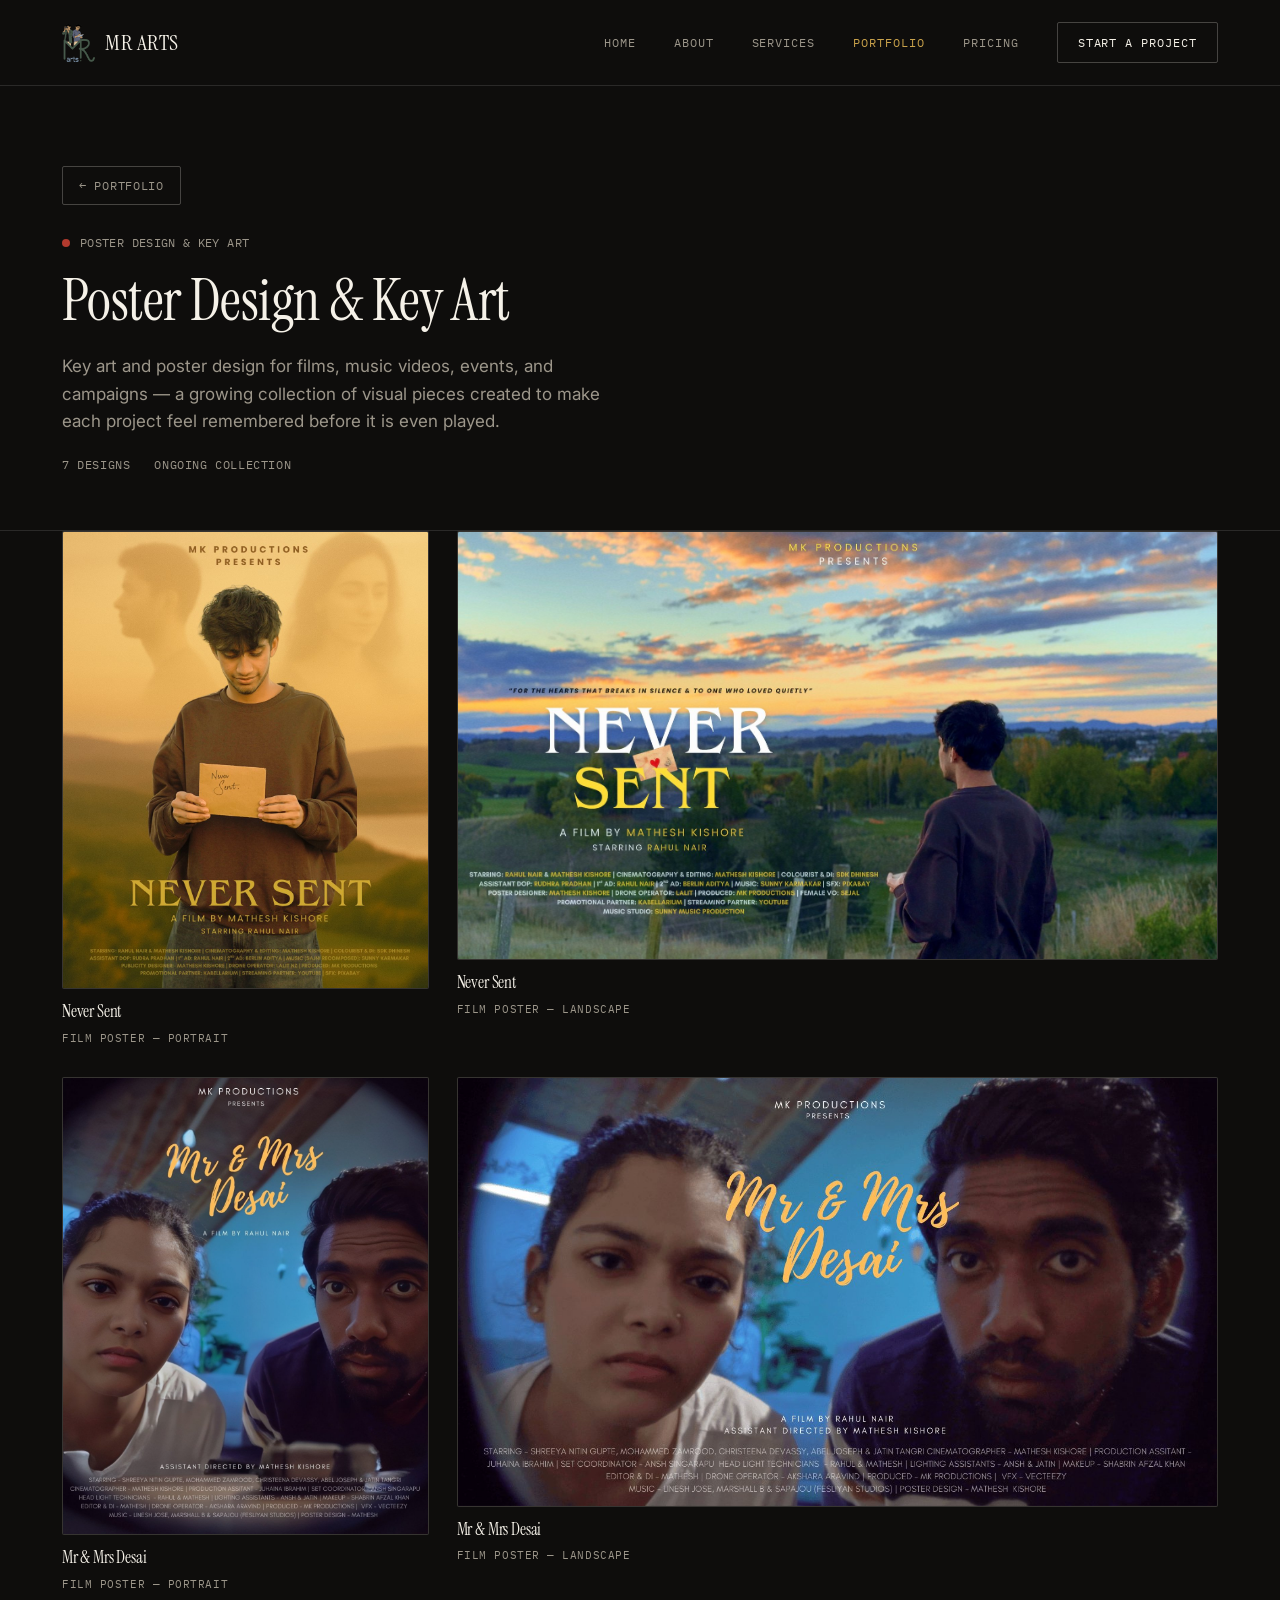
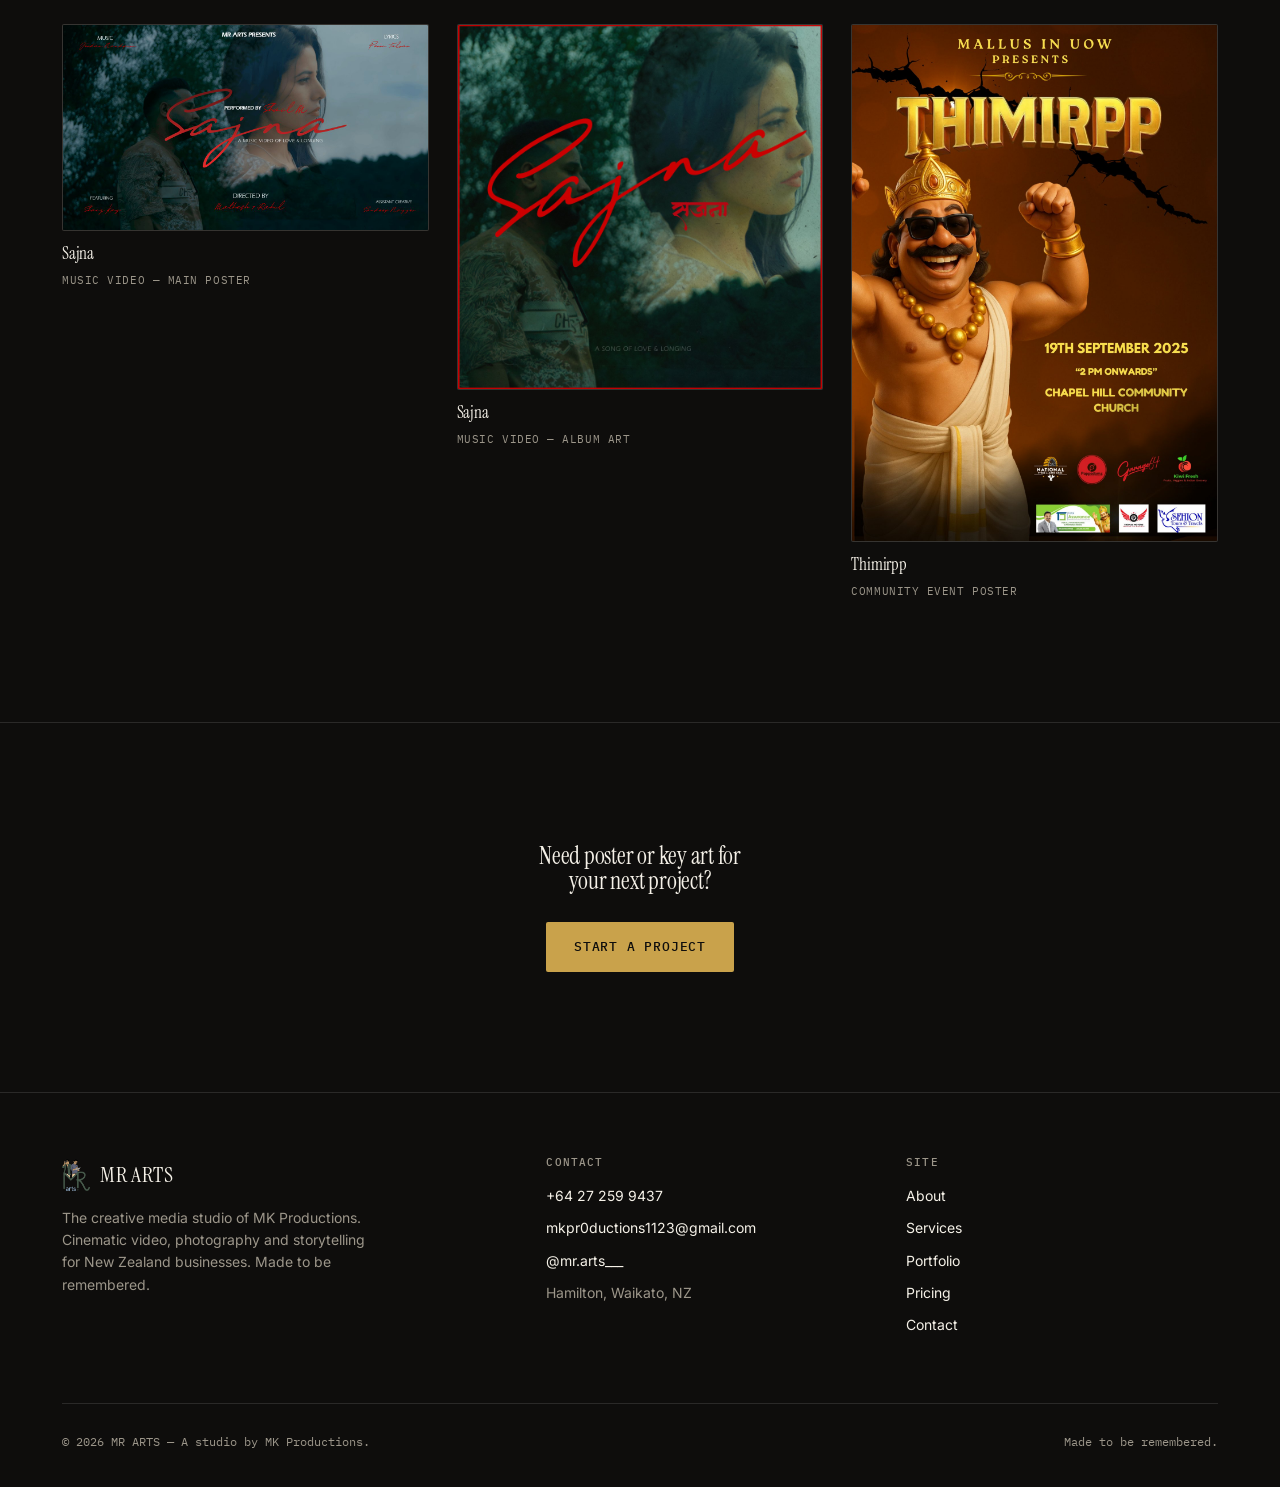
<file: portfolio/poster-designs.html>
<!DOCTYPE html>
<html lang="en">
<head>
<meta charset="UTF-8">
<meta name="viewport" content="width=device-width, initial-scale=1.0">
<title>Poster Design & Key Art — MR ARTS Portfolio</title>
<meta name="description" content="Poster and key art design work by MR ARTS — event posters, film posters, and music video artwork.">
<link rel="preconnect" href="https://fonts.googleapis.com">
<link rel="preconnect" href="https://fonts.gstatic.com" crossorigin>
<link href="https://fonts.googleapis.com/css2?family=Instrument+Serif:ital@0;1&family=Inter:wght@400;500;600;700&family=IBM+Plex+Mono:wght@400;500&display=swap" rel="stylesheet">
<link rel="stylesheet" href="../styles.css">
<style>
  .breadcrumb{
    display:inline-flex; align-items:center; gap:8px;
    font-family:'IBM Plex Mono', monospace; font-size:12px; text-transform:uppercase; letter-spacing:0.06em;
    color:var(--fog); border:1px solid var(--hairline-strong); padding:9px 16px; border-radius:var(--radius);
    margin-bottom:28px; transition:border-color .2s, color .2s;
  }
  .breadcrumb:hover{border-color:var(--gold); color:var(--gold);}
  .project-meta{
    display:flex; gap:24px; margin-top:20px; flex-wrap:wrap;
    font-family:'IBM Plex Mono', monospace; font-size:12px; color:var(--fog); text-transform:uppercase; letter-spacing:0.05em;
  }

  .poster-grid{
    display:grid; grid-template-columns:repeat(3, 1fr); gap:28px;
  }
  @media (max-width:900px){.poster-grid{grid-template-columns:1fr 1fr;}}
  @media (max-width:600px){.poster-grid{grid-template-columns:1fr;}}
  .poster-item{display:flex; flex-direction:column;}
  .poster-item img{
    width:100%; height:auto; display:block; border:1px solid var(--hairline);
    border-radius:var(--radius); background:var(--charcoal);
  }
  .poster-caption{margin-top:14px;}
  .poster-caption h3{font-size:17px; margin-bottom:3px;}
  .poster-caption span{font-family:'IBM Plex Mono', monospace; font-size:11px; color:var(--fog); text-transform:uppercase; letter-spacing:0.05em;}
  /* Landscape posters look better spanning two columns on wider screens */
  .poster-item.wide{grid-column:span 2;}
  @media (max-width:900px){.poster-item.wide{grid-column:span 2;}}
  @media (max-width:600px){.poster-item.wide{grid-column:span 1;}}
</style>
</head>
<body>

<header>
  <nav>
    <a href="../index.html" class="logo"><img src="../assets/logo.png" alt="MR ARTS logo" class="logo-img">MR ARTS</a>
    <button class="nav-toggle" id="navToggle" aria-label="Toggle menu">☰</button>
    <div class="nav-links" id="navLinks">
      <a href="../index.html">Home</a>
      <a href="../about.html">About</a>
      <a href="../services.html">Services</a>
      <a href="../portfolio.html" class="active">Portfolio</a>
      <a href="../pricing.html">Pricing</a>
      <a href="../contact.html" class="nav-cta">Start a project</a>
    </div>
  </nav>
</header>

<main>

  <section class="page-hero" style="padding-bottom:56px;">
    <div class="wrap">
      <a href="../portfolio.html" class="breadcrumb">← Portfolio</a>
      <div class="kicker"><span class="rec-dot"></span><span class="mono">POSTER DESIGN &amp; KEY ART</span></div>
      <h1>Poster Design &amp; Key Art</h1>
      <p class="lede">Key art and poster design for films, music videos, events, and campaigns — a growing collection of visual pieces created to make each project feel remembered before it is even played.</p>
      <div class="project-meta">
        <span>7 designs</span>
        <span>Ongoing collection</span>
      </div>
    </div>
  </section>

  <section style="padding-top:0;">
    <div class="wrap">
      <div class="poster-grid">

        <div class="poster-item">
          <img src="../assets/portfolio/poster-designs/never-sent-portrait.jpg" alt="Never Sent film poster, portrait version">
          <div class="poster-caption">
            <h3>Never Sent</h3>
            <span>Film Poster — Portrait</span>
          </div>
        </div>

        <div class="poster-item wide">
          <img src="../assets/portfolio/poster-designs/never-sent-landscape.jpg" alt="Never Sent film poster, landscape version">
          <div class="poster-caption">
            <h3>Never Sent</h3>
            <span>Film Poster — Landscape</span>
          </div>
        </div>

        <div class="poster-item">
          <img src="../assets/portfolio/poster-designs/mr-mrs-desai-portrait.jpg" alt="Mr & Mrs Desai film poster, portrait version">
          <div class="poster-caption">
            <h3>Mr &amp; Mrs Desai</h3>
            <span>Film Poster — Portrait</span>
          </div>
        </div>

        <div class="poster-item wide">
          <img src="../assets/portfolio/poster-designs/mr-mrs-desai-landscape.jpg" alt="Mr & Mrs Desai film poster, landscape version">
          <div class="poster-caption">
            <h3>Mr &amp; Mrs Desai</h3>
            <span>Film Poster — Landscape</span>
          </div>
        </div>

        <div class="poster-item">
          <img src="../assets/portfolio/poster-designs/sajna-main-poster.jpg" alt="Sajna music video main poster">
          <div class="poster-caption">
            <h3>Sajna</h3>
            <span>Music Video — Main Poster</span>
          </div>
        </div>

        <div class="poster-item">
          <img src="../assets/portfolio/poster-designs/sajna-album-art.jpg" alt="Sajna music video album art">
          <div class="poster-caption">
            <h3>Sajna</h3>
            <span>Music Video — Album Art</span>
          </div>
        </div>

        <div class="poster-item">
          <img src="../assets/portfolio/poster-designs/thimirpp-event-poster.jpg" alt="Thimirpp community event poster">
          <div class="poster-caption">
            <h3>Thimirpp</h3>
            <span>Community Event Poster</span>
          </div>
        </div>

      </div>
    </div>
  </section>

  <section class="cta-banner" style="text-align:center; border-top:1px solid var(--hairline);">
    <div class="wrap">
      <h2 style="max-width:20ch; margin:0 auto 28px;">Need poster or key art for your next project?</h2>
      <a href="../contact.html" class="btn btn-primary">Start a project</a>
    </div>
  </section>

</main>

<footer>
  <div class="wrap">
    <div class="footer-grid">
      <div>
        <div class="logo" style="margin-bottom:14px;"><img src="../assets/logo.png" alt="MR ARTS logo" class="logo-img">MR ARTS</div>
        <p style="max-width:34ch; color:var(--fog);">The creative media studio of MK Productions. Cinematic video, photography and storytelling for New Zealand businesses. Made to be remembered.</p>
      </div>
      <div>
        <h4>Contact</h4>
        <a href="tel:+64272599437">+64 27 259 9437</a>
        <a href="mailto:mkpr0ductions1123@gmail.com">mkpr0ductions1123@gmail.com</a>
        <a href="https://www.instagram.com/mr.arts___" target="_blank" rel="noopener">@mr.arts___</a>
        <p style="color:var(--fog); margin-top:6px;">Hamilton, Waikato, NZ</p>
      </div>
      <div>
        <h4>Site</h4>
        <a href="../about.html">About</a>
        <a href="../services.html">Services</a>
        <a href="../portfolio.html">Portfolio</a>
        <a href="../pricing.html">Pricing</a>
        <a href="../contact.html">Contact</a>
      </div>
    </div>
    <div class="footer-bottom">
      <span>© <span id="year"></span> MR ARTS — A studio by MK Productions.</span>
      <span>Made to be remembered.</span>
    </div>
  </div>
</footer>

<script src="../script.js"></script>
</body>
</html>
</file>
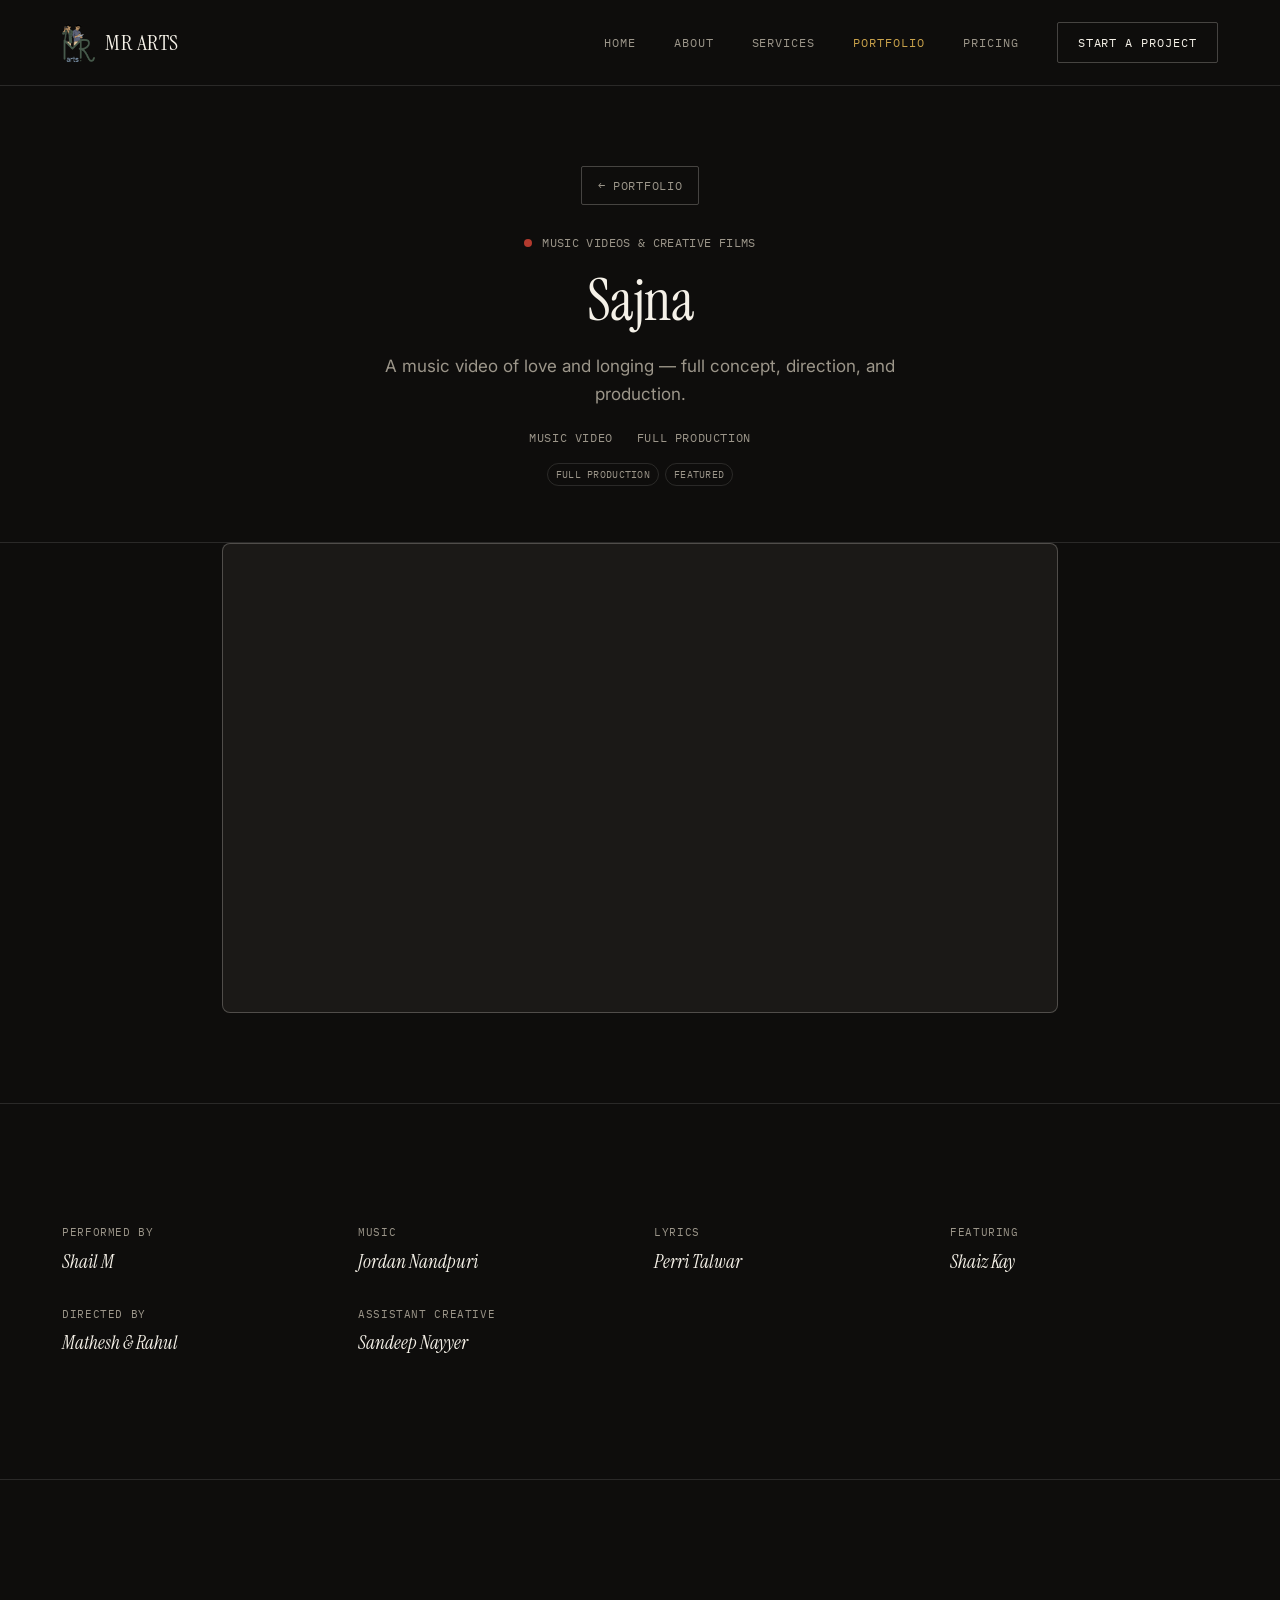
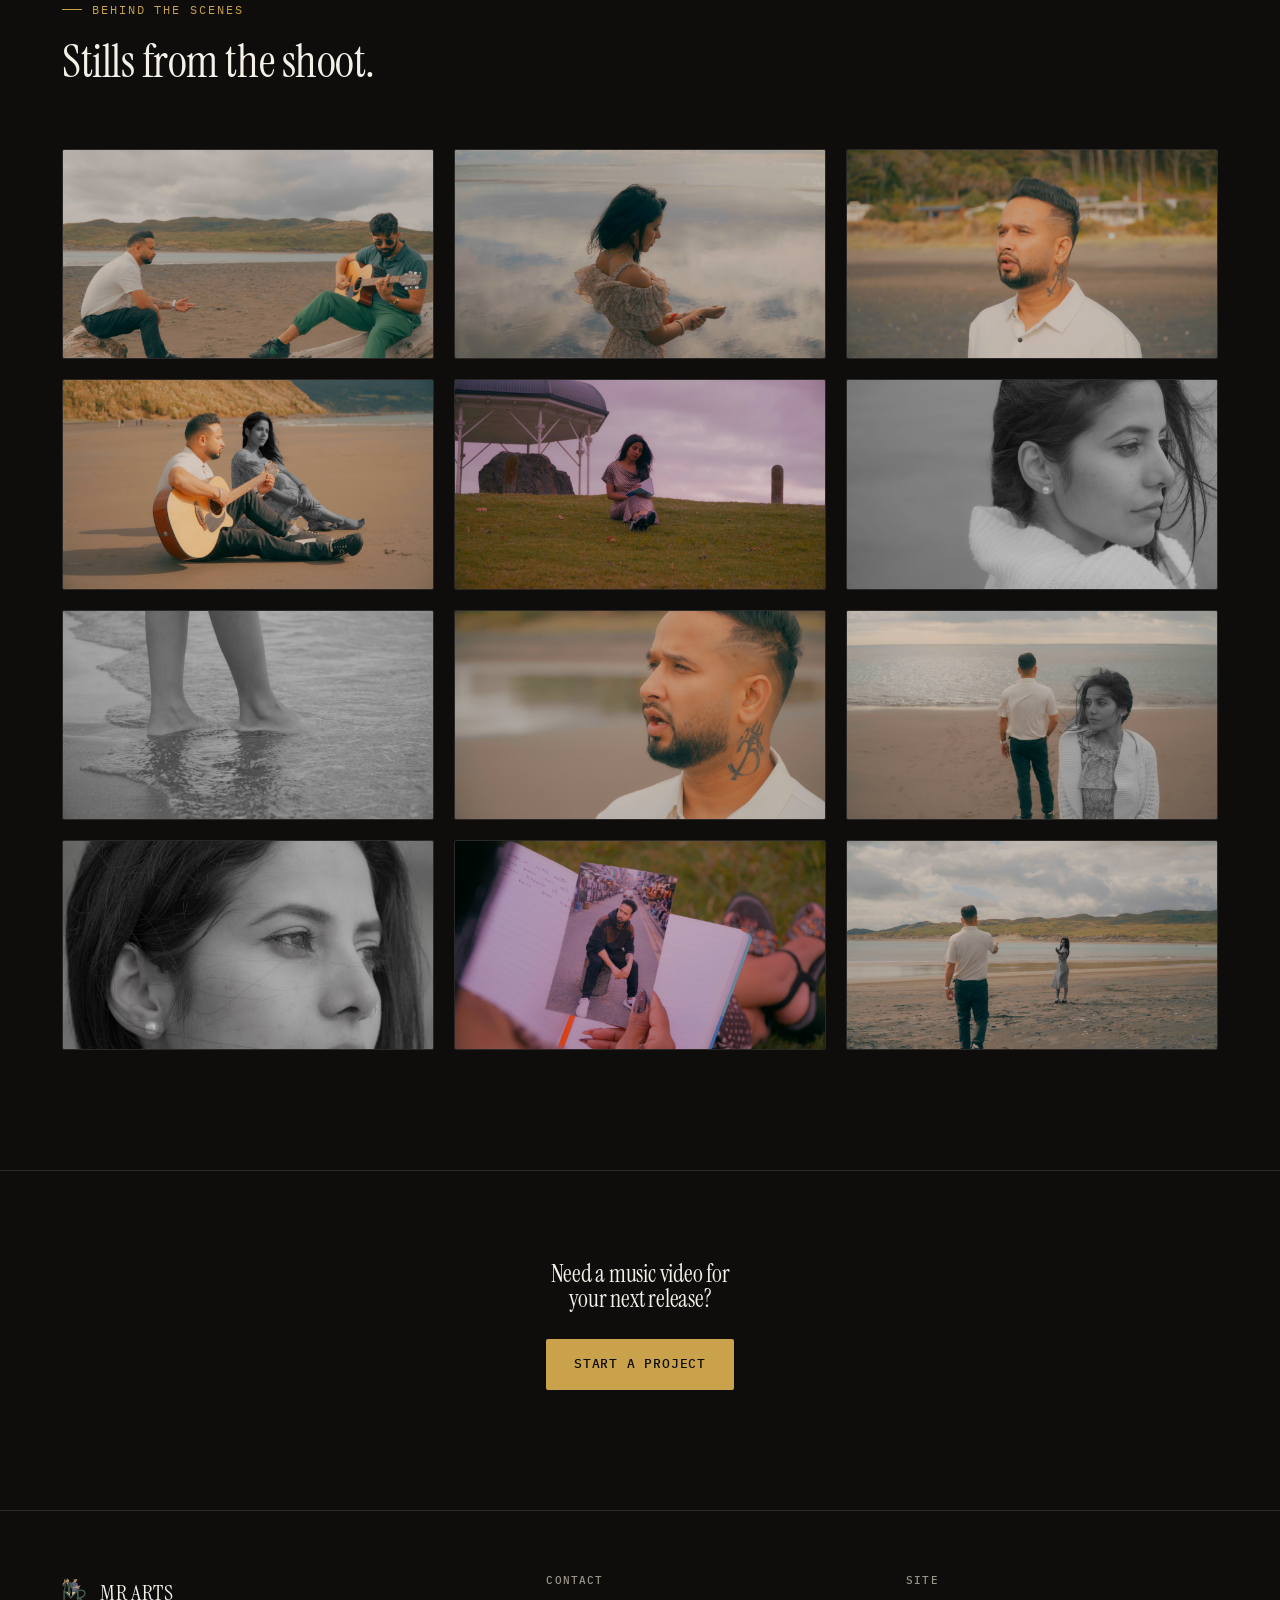
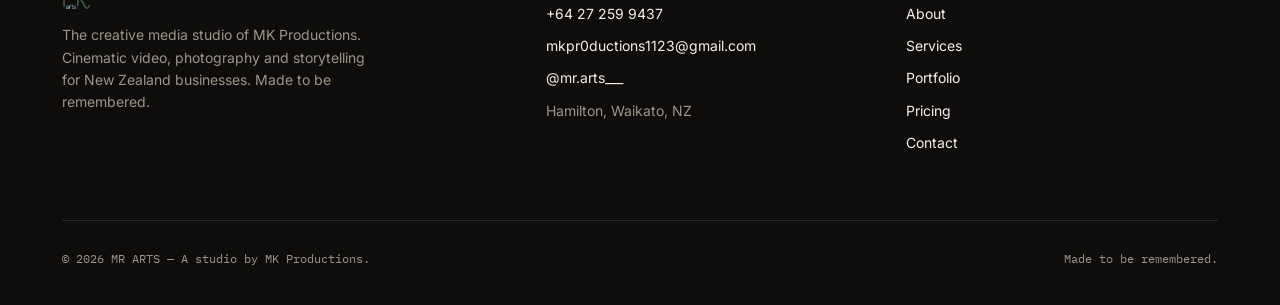
<file: portfolio/sajna.html>
<!DOCTYPE html>
<html lang="en">
<head>
<meta charset="UTF-8">
<meta name="viewport" content="width=device-width, initial-scale=1.0">
<title>Sajna — MR ARTS Portfolio</title>
<meta name="description" content="Sajna — a music video of love and longing, produced by MR ARTS.">
<link rel="preconnect" href="https://fonts.googleapis.com">
<link rel="preconnect" href="https://fonts.gstatic.com" crossorigin>
<link href="https://fonts.googleapis.com/css2?family=Instrument+Serif:ital@0;1&family=Inter:wght@400;500;600;700&family=IBM+Plex+Mono:wght@400;500&display=swap" rel="stylesheet">
<link rel="stylesheet" href="../styles.css">
<style>
  .breadcrumb{
    display:inline-flex; align-items:center; gap:8px;
    font-family:'IBM Plex Mono', monospace; font-size:12px; text-transform:uppercase; letter-spacing:0.06em;
    color:var(--fog); border:1px solid var(--hairline-strong); padding:9px 16px; border-radius:var(--radius);
    margin-bottom:28px; transition:border-color .2s, color .2s;
  }
  .breadcrumb:hover{border-color:var(--gold); color:var(--gold);}
  .project-meta{
    display:flex; gap:24px; margin-top:20px; flex-wrap:wrap;
    font-family:'IBM Plex Mono', monospace; font-size:12px; color:var(--fog); text-transform:uppercase; letter-spacing:0.05em;
  }

  .video-embed-wrap{
    max-width:900px; margin:0 auto; padding:0 32px 90px;
  }
  .video-embed{
    position:relative; width:100%; aspect-ratio:16/9;
    border:1px solid var(--hairline-strong); border-radius:8px; overflow:hidden; background:var(--charcoal);
  }
  .video-embed iframe{position:absolute; inset:0; width:100%; height:100%; border:0;}

  .credits-band{border-top:1px solid var(--hairline); border-bottom:1px solid var(--hairline);}
  .credits-grid{
    display:grid; grid-template-columns:repeat(4, 1fr); gap:28px;
  }
  @media (max-width:860px){.credits-grid{grid-template-columns:1fr 1fr;}}
  @media (max-width:500px){.credits-grid{grid-template-columns:1fr;}}
  .credit-item .l{font-family:'IBM Plex Mono', monospace; font-size:10.5px; color:var(--fog); text-transform:uppercase; letter-spacing:0.06em; display:block; margin-bottom:6px;}
  .credit-item .n{font-family:'Instrument Serif', serif; font-style:italic; font-size:19px;}

  .stills-grid{
    display:grid; grid-template-columns:repeat(3, 1fr); gap:20px;
  }
  @media (max-width:860px){.stills-grid{grid-template-columns:1fr 1fr;}}
  @media (max-width:560px){.stills-grid{grid-template-columns:1fr;}}
  .stills-grid img{width:100%; height:auto; display:block; border:1px solid var(--hairline); border-radius:var(--radius);}
  .stills-placeholder{
    border:1px dashed var(--hairline-strong); border-radius:var(--radius);
    padding:56px 24px; text-align:center; color:var(--fog); font-size:13.5px;
  }
</style>
</head>
<body>

<header>
  <nav>
    <a href="../index.html" class="logo"><img src="../assets/logo.png" alt="MR ARTS logo" class="logo-img">MR ARTS</a>
    <button class="nav-toggle" id="navToggle" aria-label="Toggle menu">☰</button>
    <div class="nav-links" id="navLinks">
      <a href="../index.html">Home</a>
      <a href="../about.html">About</a>
      <a href="../services.html">Services</a>
      <a href="../portfolio.html" class="active">Portfolio</a>
      <a href="../pricing.html">Pricing</a>
      <a href="../contact.html" class="nav-cta">Start a project</a>
    </div>
  </nav>
</header>

<main>

  <section class="page-hero" style="padding-bottom:56px; text-align:center;">
    <div class="wrap">
      <a href="../portfolio.html" class="breadcrumb">← Portfolio</a>
      <div class="kicker" style="justify-content:center;"><span class="rec-dot"></span><span class="mono">MUSIC VIDEOS &amp; CREATIVE FILMS</span></div>
      <h1 style="margin:0 auto;">Sajna</h1>
      <p class="lede" style="margin:22px auto 0;">A music video of love and longing — full concept, direction, and production.</p>
      <div class="project-meta" style="justify-content:center;">
        <span>Music Video</span>
        <span>Full Production</span>
      </div>
      <div class="tag-row" style="justify-content:center; margin-top:16px;">
        <span class="tag-pill">Full Production</span>
        <span class="tag-pill">Featured</span>
      </div>
    </div>
  </section>

  <div class="video-embed-wrap">
    <div class="video-embed">
      <iframe src="https://www.youtube.com/embed/hE2V5LVjiqk" title="Sajna — Music Video" allow="accelerometer; autoplay; clipboard-write; encrypted-media; gyroscope; picture-in-picture" allowfullscreen></iframe>
    </div>
  </div>

  <section class="credits-band">
    <div class="wrap">
      <div class="credits-grid">
        <div class="credit-item"><span class="l">Performed By</span><span class="n">Shail M</span></div>
        <div class="credit-item"><span class="l">Music</span><span class="n">Jordan Nandpuri</span></div>
        <div class="credit-item"><span class="l">Lyrics</span><span class="n">Perri Talwar</span></div>
        <div class="credit-item"><span class="l">Featuring</span><span class="n">Shaiz Kay</span></div>
        <div class="credit-item"><span class="l">Directed By</span><span class="n">Mathesh &amp; Rahul</span></div>
        <div class="credit-item"><span class="l">Assistant Creative</span><span class="n">Sandeep Nayyer</span></div>
      </div>
    </div>
  </section>

  <section>
    <div class="wrap">
      <div class="section-head">
        <span class="eyebrow">Behind The Scenes</span>
        <h2>Stills from the shoot.</h2>
      </div>
      <div class="stills-grid">
        <img src="../assets/portfolio/sajna/still-01.jpg" alt="Sajna music video still 1">
        <img src="../assets/portfolio/sajna/still-02.jpg" alt="Sajna music video still 2">
        <img src="../assets/portfolio/sajna/still-03.jpg" alt="Sajna music video still 3">
        <img src="../assets/portfolio/sajna/still-04.jpg" alt="Sajna music video still 4">
        <img src="../assets/portfolio/sajna/still-05.jpg" alt="Sajna music video still 5">
        <img src="../assets/portfolio/sajna/still-06.jpg" alt="Sajna music video still 6">
        <img src="../assets/portfolio/sajna/still-07.jpg" alt="Sajna music video still 7">
        <img src="../assets/portfolio/sajna/still-08.jpg" alt="Sajna music video still 8">
        <img src="../assets/portfolio/sajna/still-09.jpg" alt="Sajna music video still 9">
        <img src="../assets/portfolio/sajna/still-10.jpg" alt="Sajna music video still 10">
        <img src="../assets/portfolio/sajna/still-11.jpg" alt="Sajna music video still 11">
        <img src="../assets/portfolio/sajna/still-12.jpg" alt="Sajna music video still 12">
      </div>
    </div>
  </section>

  <section class="cta-banner" style="text-align:center; border-top:1px solid var(--hairline); padding-top:90px;">
    <div class="wrap">
      <h2 style="max-width:20ch; margin:0 auto 28px;">Need a music video for your next release?</h2>
      <a href="../contact.html" class="btn btn-primary">Start a project</a>
    </div>
  </section>

</main>

<footer>
  <div class="wrap">
    <div class="footer-grid">
      <div>
        <div class="logo" style="margin-bottom:14px;"><img src="../assets/logo.png" alt="MR ARTS logo" class="logo-img">MR ARTS</div>
        <p style="max-width:34ch; color:var(--fog);">The creative media studio of MK Productions. Cinematic video, photography and storytelling for New Zealand businesses. Made to be remembered.</p>
      </div>
      <div>
        <h4>Contact</h4>
        <a href="tel:+64272599437">+64 27 259 9437</a>
        <a href="mailto:mkpr0ductions1123@gmail.com">mkpr0ductions1123@gmail.com</a>
        <a href="https://www.instagram.com/mr.arts___" target="_blank" rel="noopener">@mr.arts___</a>
        <p style="color:var(--fog); margin-top:6px;">Hamilton, Waikato, NZ</p>
      </div>
      <div>
        <h4>Site</h4>
        <a href="../about.html">About</a>
        <a href="../services.html">Services</a>
        <a href="../portfolio.html">Portfolio</a>
        <a href="../pricing.html">Pricing</a>
        <a href="../contact.html">Contact</a>
      </div>
    </div>
    <div class="footer-bottom">
      <span>© <span id="year"></span> MR ARTS — A studio by MK Productions.</span>
      <span>Made to be remembered.</span>
    </div>
  </div>
</footer>

<script src="../script.js"></script>
</body>
</html>
</file>
<file: styles.css>
/* ============================================
   MR ARTS — Design System
   Cinematic, premium, dark. Champagne gold + brick
   accents on a warm near-black. Instrument Serif for
   display, Inter for body/UI, IBM Plex Mono for
   labels/timecodes — a nod to the film-production world.
   ============================================ */

:root{
  --void: #0E0D0C;
  --charcoal: #1B1917;
  --charcoal-2: #221F1C;
  --hairline: rgba(245,241,232,0.12);
  --hairline-strong: rgba(245,241,232,0.24);
  --paper: #F5F1E8;
  --fog: #9C968A;
  --gold: #C9A24B;
  --brick: #B23A2E;
  --radius: 2px;
}

*{box-sizing:border-box; margin:0; padding:0;}
html{scroll-behavior:smooth;}
body{
  background:var(--void);
  color:var(--paper);
  font-family:'Inter', sans-serif;
  font-size:16px;
  line-height:1.6;
  -webkit-font-smoothing:antialiased;
}
h1,h2,h3,h4{
  font-family:'Instrument Serif', serif;
  font-weight:400;
  line-height:1.05;
  letter-spacing:-0.01em;
}
em{font-style:italic; color:var(--gold);}
.mono{font-family:'IBM Plex Mono', monospace; letter-spacing:0.03em;}
a{color:inherit; text-decoration:none;}
img{max-width:100%; display:block;}
ul{list-style:none;}
.wrap{max-width:1220px; margin:0 auto; padding:0 32px;}
section{padding:120px 0;}
@media (max-width:768px){
  section{padding:72px 0;}
  .wrap{padding:0 22px;}
}

/* ---------- utility ---------- */
.eyebrow{
  font-family:'IBM Plex Mono', monospace;
  font-size:12px; text-transform:uppercase; letter-spacing:0.16em;
  color:var(--gold); display:flex; align-items:center; gap:10px; margin-bottom:18px;
}
.eyebrow::before{content:''; width:20px; height:1px; background:var(--gold);}
.section-head{margin-bottom:64px; max-width:640px;}
.section-head h2{font-size:clamp(30px,4.5vw,46px); margin-bottom:18px;}
.section-head p{color:var(--fog); font-size:16px; max-width:52ch;}
.hairline{border-top:1px solid var(--hairline);}

.btn{
  display:inline-flex; align-items:center; gap:10px;
  padding:15px 28px; border-radius:var(--radius);
  font-family:'IBM Plex Mono', monospace; font-size:13px; letter-spacing:0.06em; text-transform:uppercase;
  transition:transform .18s ease, background .2s, color .2s, border-color .2s;
}
.btn-primary{background:var(--gold); color:var(--void); font-weight:500;}
.btn-primary:hover{transform:translateY(-2px); background:#DCB765;}
.btn-ghost{border:1px solid var(--hairline-strong); color:var(--paper);}
.btn-ghost:hover{border-color:var(--gold); color:var(--gold);}

/* ---------- header / nav ---------- */
header{
  position:sticky; top:0; z-index:100;
  background:var(--void);
  border-bottom:1px solid var(--hairline);
}
nav{
  display:flex; align-items:center; justify-content:space-between;
  padding:22px 32px; max-width:1220px; margin:0 auto;
}
.logo{
  font-family:'Instrument Serif', serif; font-size:22px; letter-spacing:0.02em;
  display:flex; align-items:center; gap:10px;
}
.logo-img{height:38px; width:auto; display:block;}
footer .logo-img{height:32px;}
.logo .dot{width:7px; height:7px; border-radius:50%; background:var(--brick); animation:pulse 1.8s ease-in-out infinite;}
@keyframes pulse{0%,100%{opacity:1;}50%{opacity:.3;}}
.nav-links{display:flex; gap:38px; align-items:center;}
.nav-links a{
  font-family:'IBM Plex Mono', monospace;
  font-size:12px; text-transform:uppercase; letter-spacing:0.08em;
  color:var(--fog); transition:color .2s;
}
.nav-links a:hover, .nav-links a.active{color:var(--paper);}
.nav-links a.active{color:var(--gold);}
.nav-cta{
  border:1px solid var(--hairline-strong); padding:10px 20px; border-radius:var(--radius);
  color:var(--paper) !important;
}
.nav-cta:hover{border-color:var(--gold); color:var(--gold) !important;}
.nav-toggle{display:none; background:none; border:none; color:var(--paper); font-size:22px; cursor:pointer;}
@media (max-width:860px){
  .nav-links{
    position:absolute; top:100%; left:0; right:0;
    background:var(--void); flex-direction:column; align-items:stretch; gap:0;
    border-bottom:1px solid var(--hairline);
    max-height:0; overflow:hidden; transition:max-height .3s ease;
  }
  .nav-links.open{max-height:400px;}
  .nav-links a{padding:18px 24px; border-top:1px solid var(--hairline);}
  .nav-cta{margin:16px 24px; text-align:center;}
  .nav-toggle{display:block;}
}

/* ---------- page hero (used on inner pages) ---------- */
.page-hero{
  padding:80px 0 70px; border-bottom:1px solid var(--hairline);
}
.page-hero .kicker{
  font-family:'IBM Plex Mono', monospace; font-size:12px; color:var(--fog);
  text-transform:uppercase; letter-spacing:0.1em; margin-bottom:18px;
  display:flex; align-items:center; gap:10px;
}
.rec-dot{width:8px; height:8px; border-radius:50%; background:var(--brick); animation:pulse 1.8s ease-in-out infinite;}
.page-hero h1{font-size:clamp(36px,6vw,58px); max-width:18ch;}
.page-hero p.lede{color:var(--fog); font-size:17px; max-width:52ch; margin-top:22px;}

/* ---------- cards ---------- */
.card{
  background:var(--charcoal); border:1px solid var(--hairline); border-radius:var(--radius);
  padding:34px;
}

/* ---------- portfolio tag pills (shared across portfolio pages) ---------- */
.tag-row{display:flex; flex-wrap:wrap; gap:6px;}
.tag-pill{
  font-family:'IBM Plex Mono', monospace; font-size:9.5px; text-transform:uppercase; letter-spacing:0.03em;
  color:var(--fog); border:1px solid var(--hairline); padding:3px 8px; border-radius:20px;
}

/* ---------- footer ---------- */
footer{border-top:1px solid var(--hairline); padding:64px 0 36px;}
.footer-grid{
  display:grid; grid-template-columns:1.4fr 1fr 1fr; gap:48px; margin-bottom:56px;
}
@media (max-width:768px){.footer-grid{grid-template-columns:1fr; gap:36px;}}
.footer-grid h4{
  font-family:'IBM Plex Mono', monospace; font-size:11px; text-transform:uppercase;
  letter-spacing:0.1em; color:var(--fog); margin-bottom:16px; font-weight:500;
}
.footer-grid p, .footer-grid a{color:var(--paper); font-size:14px; display:block; margin-bottom:10px;}
.footer-grid a:hover{color:var(--gold);}
.footer-bottom{
  border-top:1px solid var(--hairline); padding-top:28px;
  display:flex; justify-content:space-between; flex-wrap:wrap; gap:12px;
  font-family:'IBM Plex Mono', monospace; font-size:12px; color:var(--fog);
}

@media (prefers-reduced-motion: reduce){
  *{animation-duration:0.001ms !important; transition-duration:0.001ms !important;}
}
</file>
